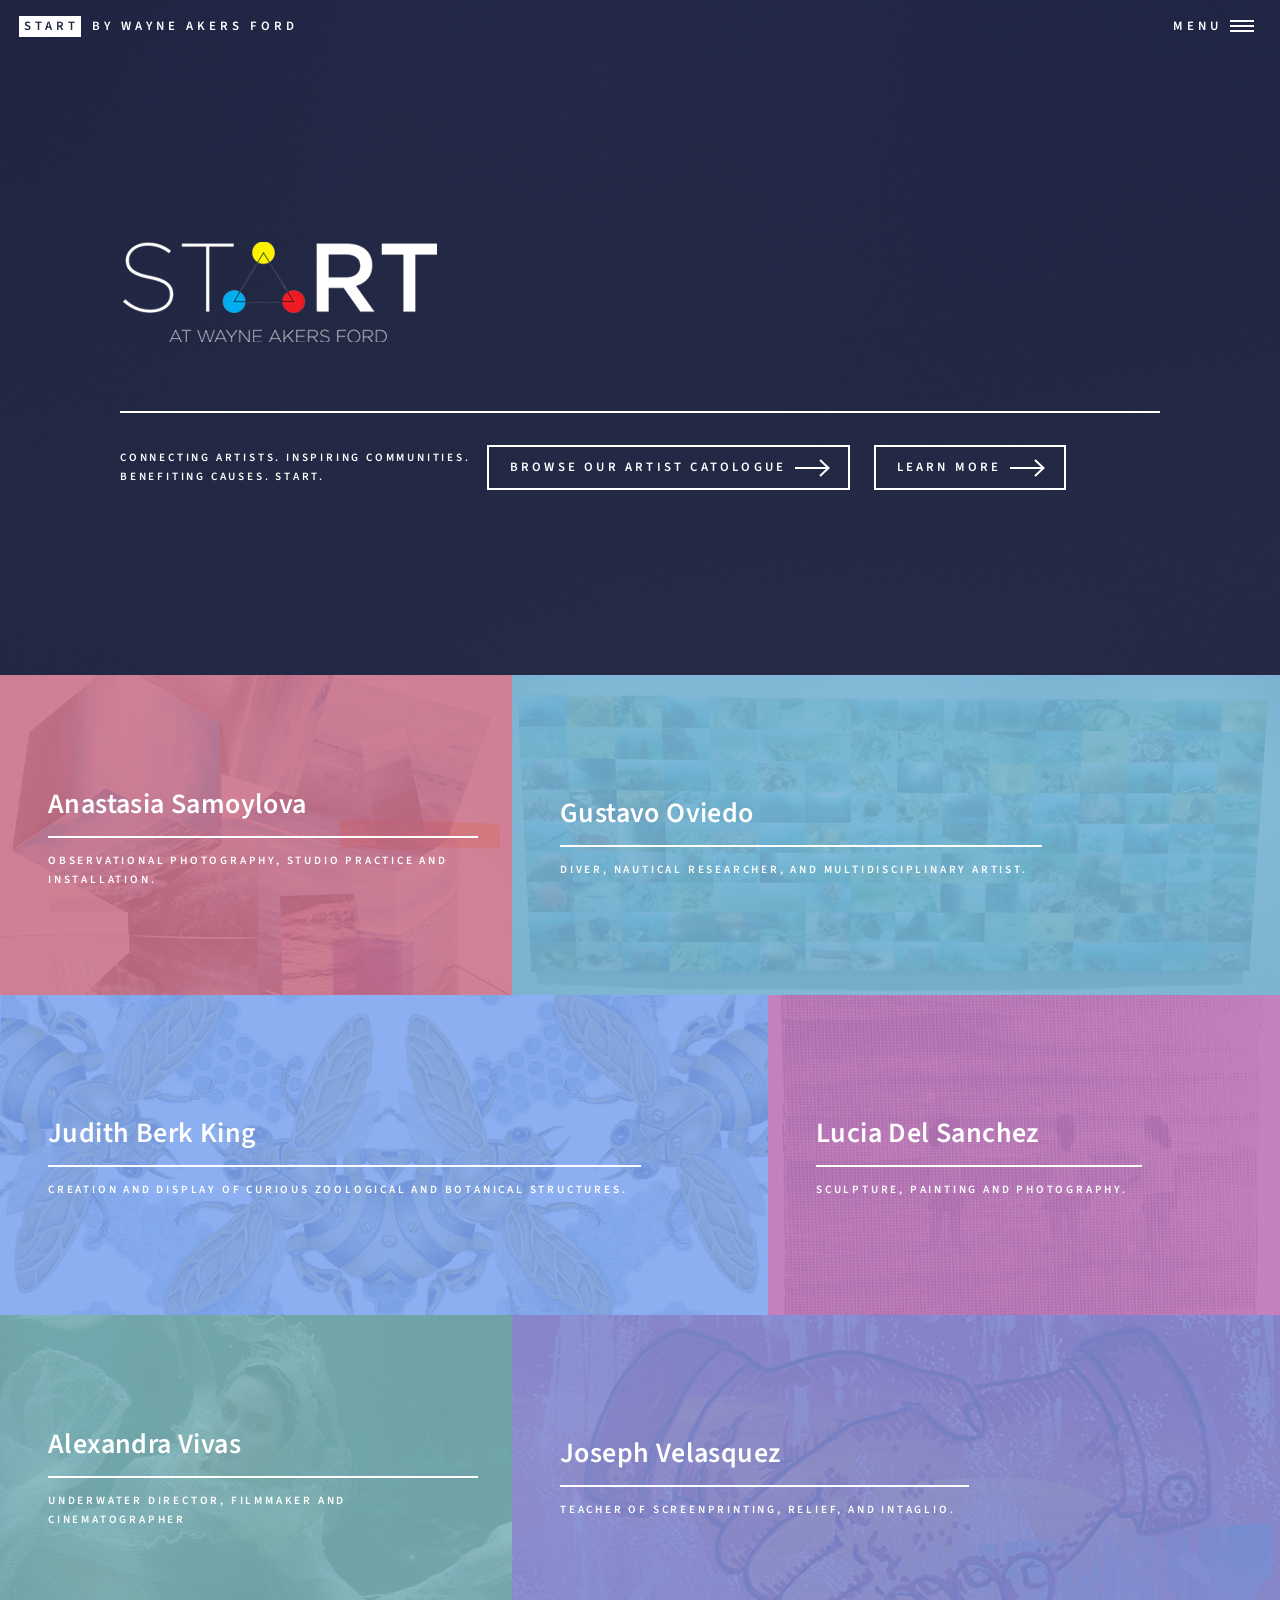
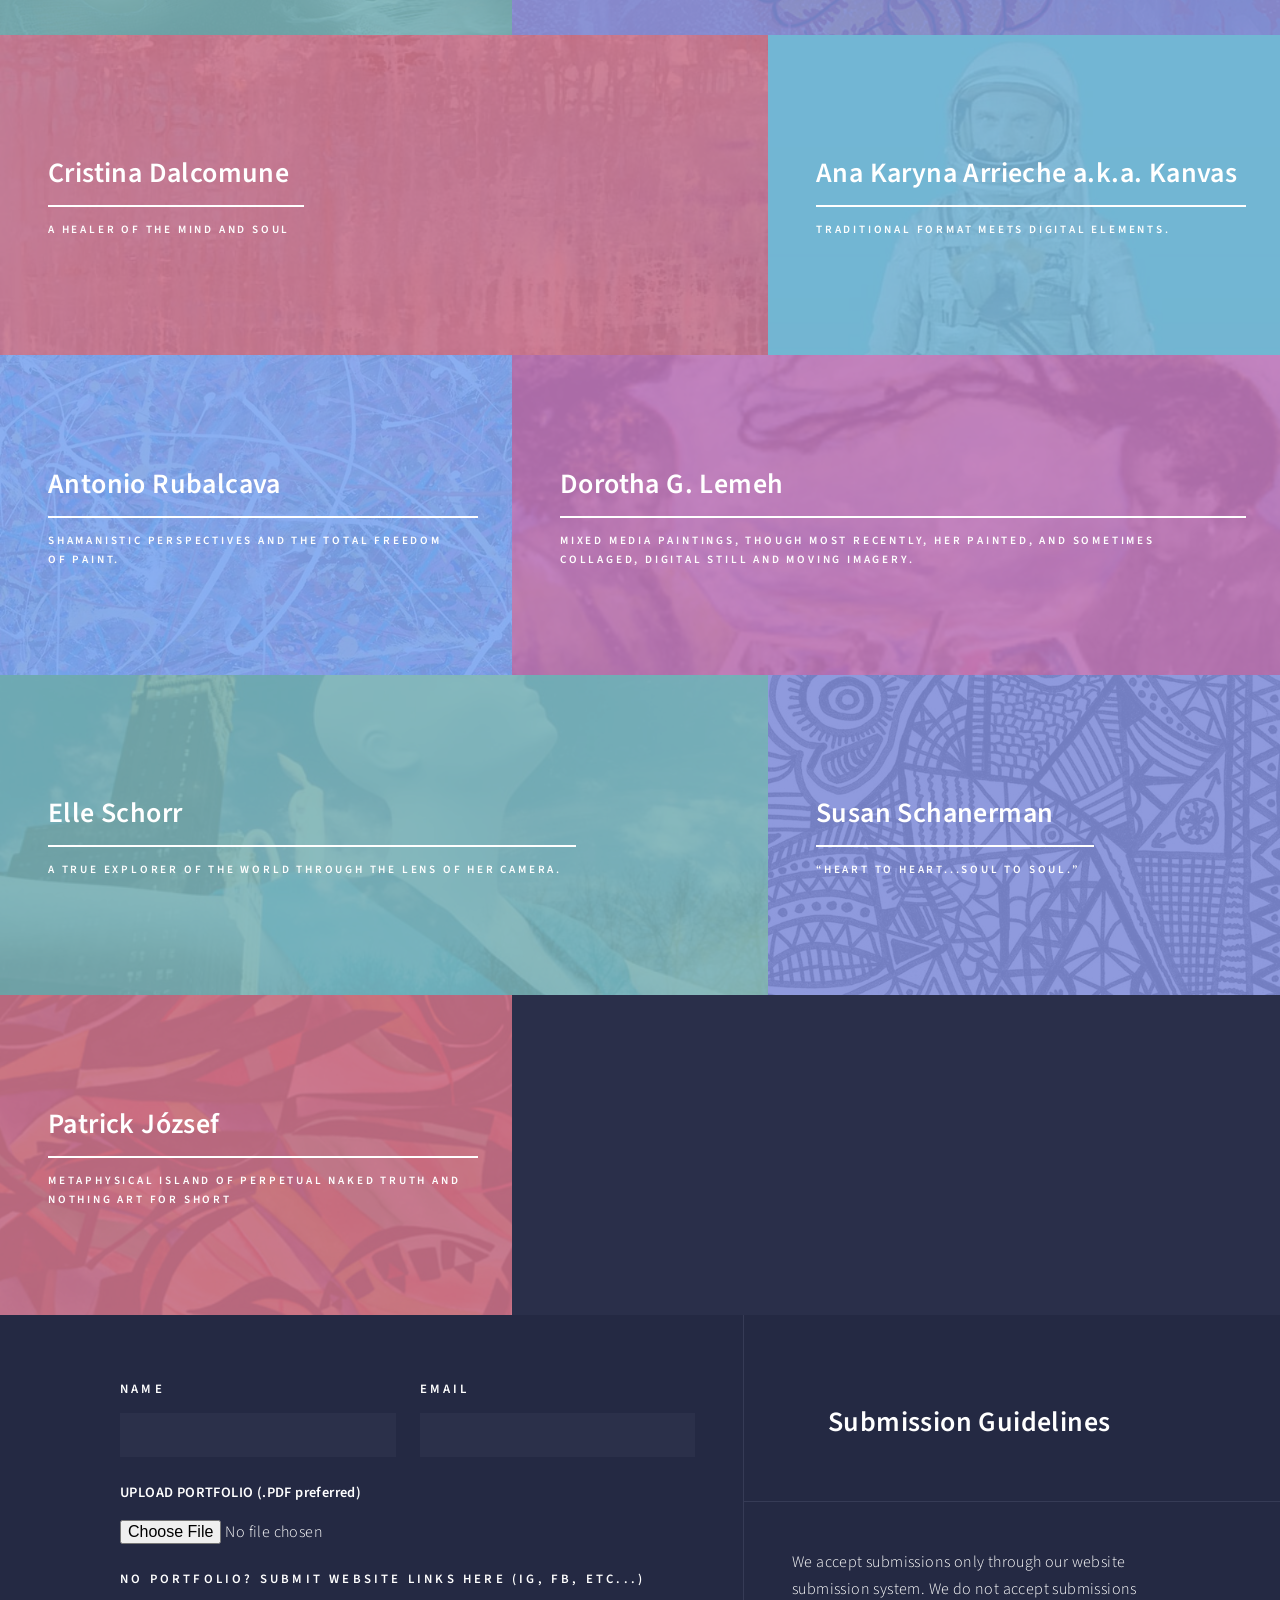
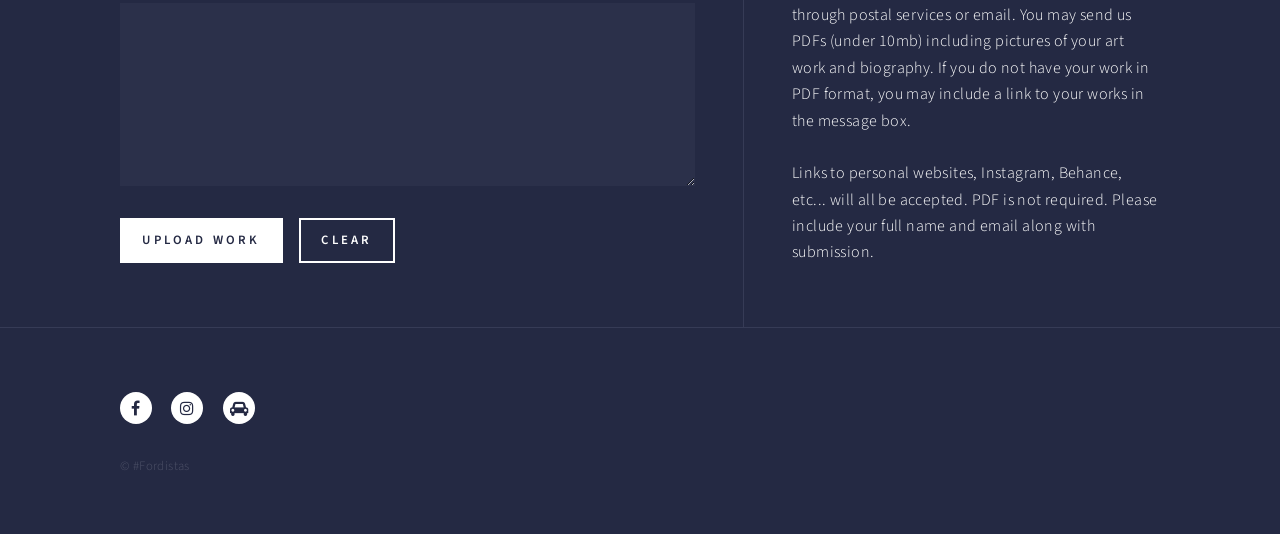
<file: index.html>
<!DOCTYPE HTML>
<!--
	Forty by Pixelarity
	pixelarity.com | hello@pixelarity.com
	License: pixelarity.com/license
-->
<html>
	<head>


		<!-- GOOGLE ANALYTICS-->
		<script async src="https://www.googletagmanager.com/gtag/js?id=UA-152025352-1"></script>
		<script>
		window.dataLayer = window.dataLayer || [];
		function gtag(){dataLayer.push(arguments);}
		gtag('js', new Date());

		gtag('config', 'UA-152025352-1');
		</script>
		<!-- Global site tag (gtag.js) - Google Analytics -->


		<title>StArt</title>
		<meta charset="utf-8" />
		<meta name="viewport" content="width=device-width, initial-scale=1, user-scalable=no" />
		<link rel="stylesheet" href="assets/css/main.css" />
		<link rel="apple-touch-icon" href="https://i.ibb.co/bJGZDPH/apple-touch-icon.png">
		<link rel="shortcut icon" type="image/png" href="https://i.ibb.co/G7FQJzr/favicon-64.png"/>
		<noscript><link rel="stylesheet" href="assets/css/noscript.css" /></noscript>
	</head>
	<body class="is-preload">

		<!-- Wrapper -->
			<div id="wrapper">

				<!-- Header -->
					<header id="header" class="alt">
						<a href="index.html" class="logo"><strong>START</strong> <span>by Wayne Akers Ford</span></a>
						<nav>
							<a href="#menu">Menu</a>
						</nav>
					</header>

				<!-- Menu -->
					<nav id="menu">
						<ul class="links">
							<li><a href="index.html">Home</a></li>
							<li><a href="#footer" class="scrolly">Submit Your Work</a></li>
							<li><a href="pages/FordistasGallery.html" class="scrolly">#Fordistas Gallery</a></li>
<!-- 							<li><a href="elements.html">Elements</a></li>
						</ul>
						<ul class="actions stacked">
							<li><a href="#" class="button primary fit">Browse Catologue</a></li>
							<li><a href="#" class="button fit">Log In</a></li>
						</ul> -->
					</nav>

				<!-- Banner -->
					<section id="banner" class="major">
						<div class="inner">
							<header class="major">
								<h1><img id="headerimage" src="images/logo.png"></h1>
							</header>
							<div class="content">
								<p>CONNECTING ARTISTS. INSPIRING COMMUNITIES.<br />
								BENEFITING CAUSES. START.</p>
								<ul class="actions">
									<li><a href="#one" class="button next scrolly">Browse Our Artist Catologue</a></li>
								</ul>
								<ul class="actions">
									<li><a href="https://youtu.be/IEASacYDq0o" target="_blank" class="button next scrolly">Learn More</a></li>
								</ul>
							</div>
						</div>
					</section>

				<!-- Main -->
					<div id="main" class="image-container" >



						<!-- One -->
							<section id="one" class="tiles">


							<!-- NEW START ARTISTS SECTION -->
								<article>
									<span class="image">
										<img src="images/pic01_nov.jpg" alt="" />
									</span>
									<header class="major">
										<h3><a href="pages/AnastasiaSamoylova.html" class="link">Anastasia Samoylova</a></h3>
										<p>Observational photography, studio practice and installation.</p>
									</header>
								</article>
								<article>
									<span class="image">
										<img src="images/pic02_nov.jpg" alt="" />
									</span>
									<header class="major">
										<h3><a href="pages/GustavoOviiedo.html" class="link">Gustavo Oviedo</a></h3>
										<p>Diver, nautical researcher, and multidisciplinary artist.</p>
									</header>
								</article>
								<article>
									<span class="image">
										<img src="images/pic03_nov.jpg" alt="" />
									</span>
									<header class="major">
										<h3><a href="pages/JudithBerkKing.html" class="link">Judith Berk King</a></h3>
										<p>Creation and display of curious zoological and botanical structures.</p>
									</header>
								</article>
								<article>
									<span class="image">
										<img src="images/pic04_nov.jpg" alt="" />
									</span>
									<header class="major">
										<h3><a href="pages/LuciaDelSanchez.html" class="link">Lucia Del Sanchez</a></h3>
										<p>Sculpture, painting and photography.</p>
									</header>
								</article>
								<article>
									<span class="image">
										<img src="images/pic05_nov.jpg" alt="" />
									</span>
									<header class="major">
										<h3><a href="pages/AlexandraVivas.html" class="link">Alexandra Vivas</a></h3>
										<p>Underwater Director, filmmaker and cinematographer</p>
									</header>
								</article>								
								<article>
									<span class="image">
										<img src="images/pic06_nov.jpg" alt="" />
									</span>
									<header class="major">
										<h3><a href="pages/JosephVelasquez.html" class="link">Joseph Velasquez</a></h3>
										<p>Teacher of  Screenprinting, Relief, and Intaglio.</p>
									</header>
								</article>								


							<!-- OLDER START ARTISTS SECTION -->
								<article>
									<span class="image">
										<img src="images/pic01.jpg" alt="" />
									</span>
									<header class="major">
										<h3><a href="pages/CristinaDalcomune.html" class="link">Cristina Dalcomune</a></h3>
										<p>A healer of the mind and soul</p>
									</header>
								</article>
								<article>
									<span class="image">
										<img src="images/pic02.jpg" alt="" />
									</span>
									<header class="major">
										<h3><a href="pages/bykanvas.html" class="link">Ana Karyna Arrieche a.k.a. Kanvas</a></h3>
										<p>Traditional format meets digital elements.</p>
									</header>
								</article>
								<article>
									<span class="image">
										<img src="images/pic03.jpg" alt="" />
									</span>
									<header class="major">
										<h3><a href="pages/AntonioRubalcava.html" class="link">Antonio Rubalcava</a></h3>
										<p>Shamanistic perspectives and the total freedom of paint.</p>
									</header>
								</article>
								<article>
									<span class="image">
										<img src="images/pic04.jpg" alt="" />
									</span>
									<header class="major">
										<h3><a href="pages/DorothaLemeh.html" class="link">Dorotha G. Lemeh</a></h3>
										<p>Mixed media paintings, though most recently, her painted, and sometimes collaged, digital still and moving imagery.</p>
									</header>
								</article>
								<article>
									<span class="image">
										<img src="images/pic05.jpg" alt="" />
									</span>
									<header class="major">
										<h3><a href="pages/ElleSchorr.html" class="link">Elle Schorr</a></h3>
										<p>A true explorer of the world through the lens of her camera.</p>
									</header>
								</article>
								<article>
									<span class="image">
										<img src="images/pic06.jpg" alt="" />
									</span>
									<header class="major">
										<h3><a href="pages/SusanSchanerman.html" class="link">Susan Schanerman</a></h3>
										<p>“heart to heart...soul to soul.”</p>
									</header>
								</article>
								<article>
									<span class="image">
										<img src="images/pic_01.jpg" alt="" />
									</span>
									<header class="major">
										<h3><a href="pages/PatrickJozsef.html" class="link">Patrick József</a></h3>
										<p>Metaphysical Island of Perpetual Naked Truth and Nothing Art for short</p>
									</header>
								</article>


						<!-- Two -->
<!-- 							<section id="two">
								<div class="inner">
									<header class="major">
										<h2>Our #Fordistas Gallery in Wynwood</h2>
									</header>
										<p>The Fordistas platform has always sought to include both local and international talent. The Fordistas Residency Program has commissioned over 60+ renowned artists to live, work and be inspired by South Florida’s cultures and communities. At the #Fordistas gallery, located in the Heart of Miami,Fl, showcases, exhibitions and experiments for artists live here. In the spirit of connecting the community and our cultural program, we've connected artist communites all throughout South Florida.</p>
									<ul class="actions">
										<li><a href="#" class="button next">Learn More</a></li>
									</ul>
								</div>
							</section> -->
						
					</div>

				<!-- Contact -->
					<section id="contact">
						<div class="inner">
							<section>
								<form method="post" action="#" netlify>
									<div class="fields">
										<div class="field half">
											<label for="name">Name</label>
											<input type="text" name="name" id="name" />
										</div>
										<div class="field half">
											<label for="email">Email</label>
											<input type="text" name="email" id="email" />
										</div>
										<div class="field half">
											<div class="upload-btn-wrapper" >
												<h5>UPLOAD PORTFOLIO (.PDF preferred)</h5>
												<!-- <button class="btn">Upload Your Work</button> -->
												<input type="file" name="myfile" />
											</div>
										</div>
										<div class="field">
											<label for="message">No portfolio? Submit Website Links here (IG, FB, etc...)</label>
											<textarea name="message" id="message" rows="6"></textarea>
										</div>
									</div>
									<ul class="actions">
										<li><input type="submit" value="Upload Work" class="primary" /></li>
										<li><input type="reset" value="Clear" /></li>
									</ul>
								</form>
							</section>
							<section class="split">
								<h2>Submission Guidelines</h2>
								<p>We accept submissions only through our website submission system. We do not accept submissions through postal services or email. You may send us PDFs (under 10mb) including pictures of your art work and biography. If you do not have your work in PDF format, you may include a link to your works in the message box. </br> </br>Links to personal websites, Instagram, Behance, etc... will all be accepted. PDF is not required. Please include your full name and email along with submission.</p>
							</section>
						</div>
					</section>

				<!-- Footer -->
										<footer id="footer">
						<div class="inner">
							<ul class="icons">
<!-- 								<li><a href="#" class="icon alt fa-twitter"><span class="label">Twitter</span></a></li>
 -->							<li><a href="https://www.facebook.com/wayneakersford/" class="icon alt fa-facebook"><span class="label">Facebook</span></a></li>
								<li><a href="https://www.instagram.com/wayneakersford/" class="icon alt fa-instagram"><span class="label">Instagram</span></a></li>
								<li><a href="http://wayneakersford.com" class="icon alt fa-car"><span class="label">Wayne Akers Ford</span></a></li>
							</ul>
							<ul class="copyright">
								<li>&copy; #Fordistas</li>
							</ul>
						</div>
					</footer>

			</div>

		<!-- Scripts -->
			<script src="assets/js/jquery.min.js"></script>
			<script src="assets/js/jquery.scrolly.min.js"></script>
			<script src="assets/js/jquery.scrollex.min.js"></script>
			<script src="assets/js/browser.min.js"></script>
			<script src="assets/js/breakpoints.min.js"></script>
			<script src="assets/js/util.js"></script>
			<script src="assets/js/main.js"></script>

	</body>
</html>
</file>
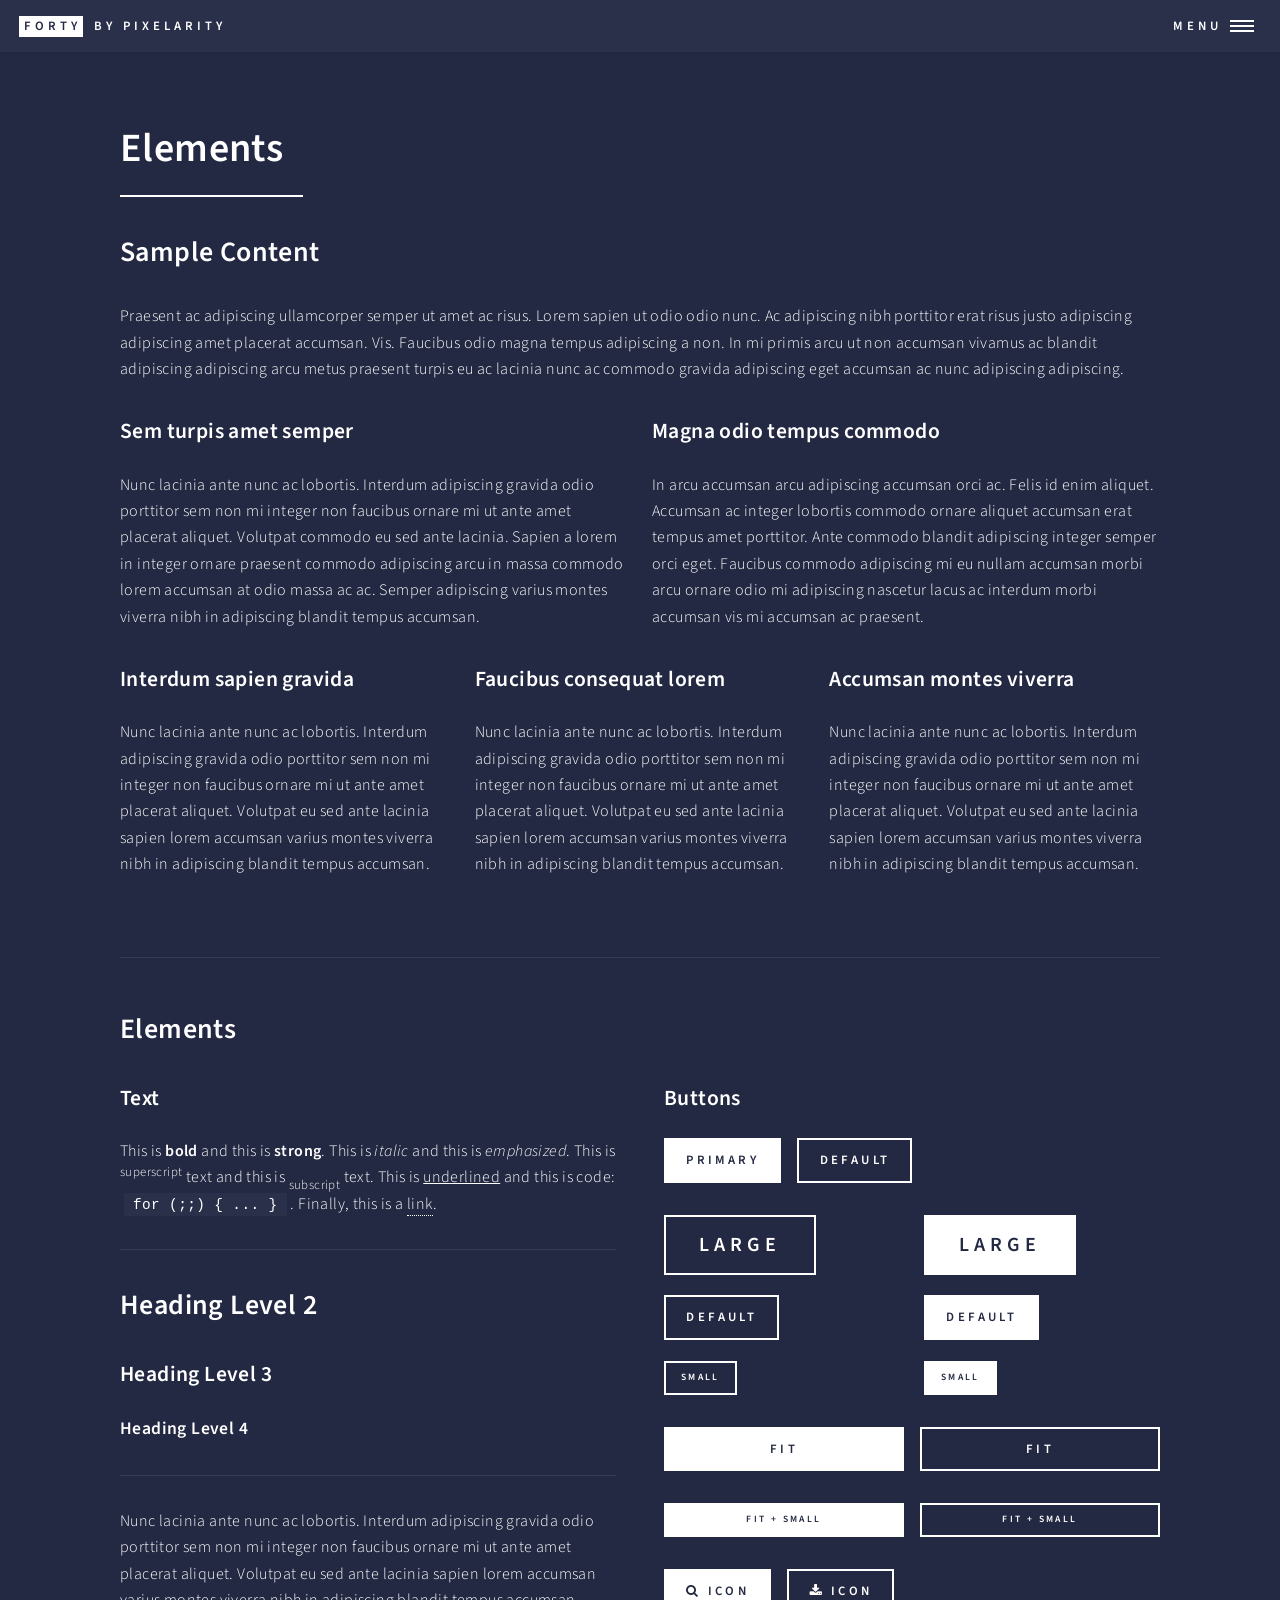
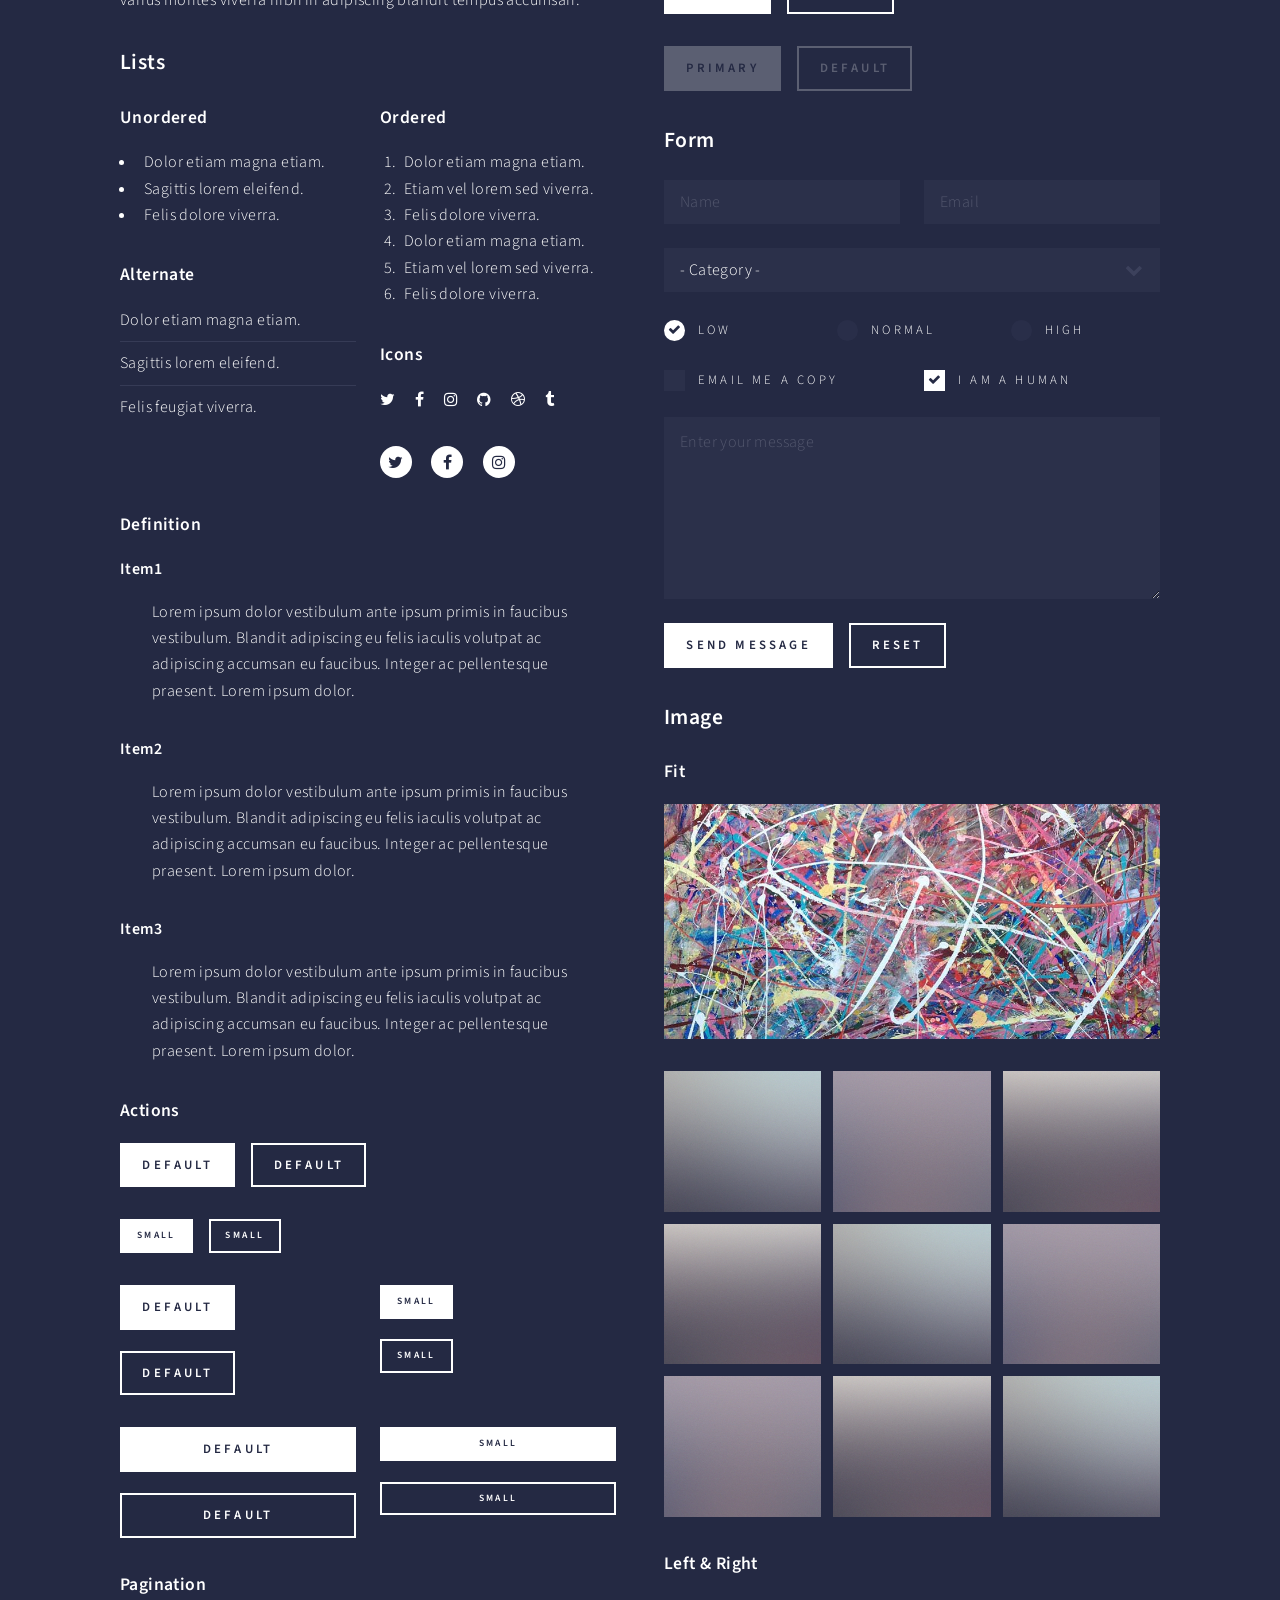
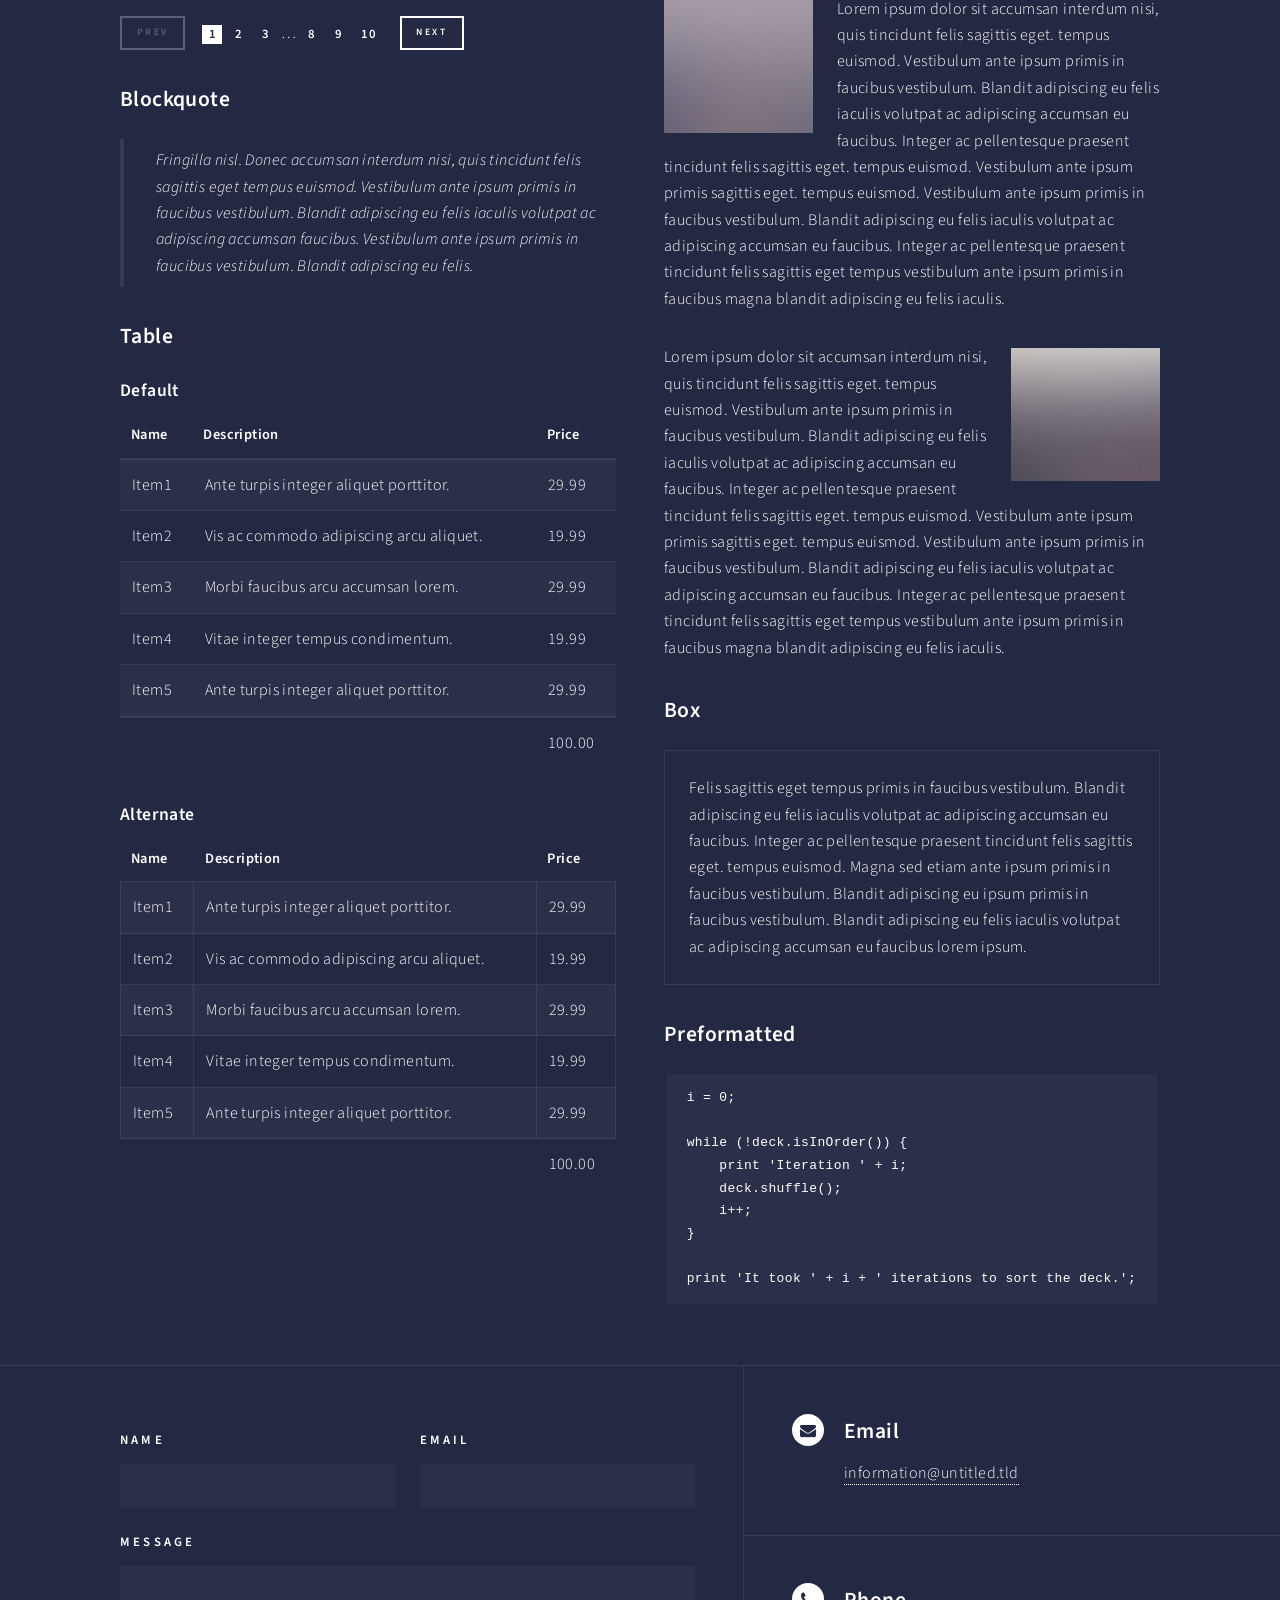
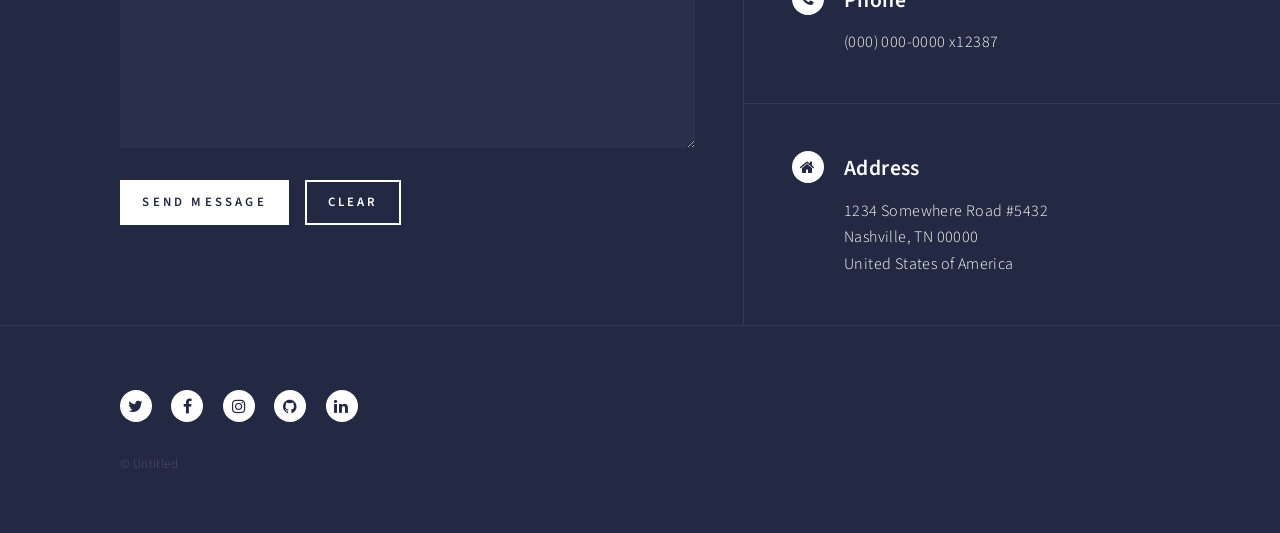
<file: elements.html>
<!DOCTYPE HTML>
<!--
	Forty by Pixelarity
	pixelarity.com | hello@pixelarity.com
	License: pixelarity.com/license
-->
<html>
	<head>
		<title>Untitled</title>
		<meta charset="utf-8" />
		<meta name="viewport" content="width=device-width, initial-scale=1, user-scalable=no" />
		<link rel="stylesheet" href="assets/css/main.css" />
		<noscript><link rel="stylesheet" href="assets/css/noscript.css" /></noscript>
	</head>
	<body class="is-preload">

		<!-- Wrapper -->
			<div id="wrapper">

				<!-- Header -->
					<header id="header">
						<a href="index.html" class="logo"><strong>Forty</strong> <span>by Pixelarity</span></a>
						<nav>
							<a href="#menu">Menu</a>
						</nav>
					</header>

				<!-- Menu -->
					<nav id="menu">
						<ul class="links">
							<li><a href="index.html">Home</a></li>
							<li><a href="landing.html">Landing</a></li>
							<li><a href="generic.html">Generic</a></li>
							<li><a href="elements.html">Elements</a></li>
						</ul>
						<ul class="actions stacked">
							<li><a href="#" class="button primary fit">Get Started</a></li>
							<li><a href="#" class="button fit">Log In</a></li>
						</ul>
					</nav>

				<!-- Main -->
					<div id="main" class="alt">

						<!-- One -->
							<section id="one">
								<div class="inner">
									<header class="major">
										<h1>Elements</h1>
									</header>

									<!-- Content -->
										<h2 id="content">Sample Content</h2>
										<p>Praesent ac adipiscing ullamcorper semper ut amet ac risus. Lorem sapien ut odio odio nunc. Ac adipiscing nibh porttitor erat risus justo adipiscing adipiscing amet placerat accumsan. Vis. Faucibus odio magna tempus adipiscing a non. In mi primis arcu ut non accumsan vivamus ac blandit adipiscing adipiscing arcu metus praesent turpis eu ac lacinia nunc ac commodo gravida adipiscing eget accumsan ac nunc adipiscing adipiscing.</p>
										<div class="row">
											<div class="col-6 col-12-small">
												<h3>Sem turpis amet semper</h3>
												<p>Nunc lacinia ante nunc ac lobortis. Interdum adipiscing gravida odio porttitor sem non mi integer non faucibus ornare mi ut ante amet placerat aliquet. Volutpat commodo eu sed ante lacinia. Sapien a lorem in integer ornare praesent commodo adipiscing arcu in massa commodo lorem accumsan at odio massa ac ac. Semper adipiscing varius montes viverra nibh in adipiscing blandit tempus accumsan.</p>
											</div>
											<div class="col-6 col-12-small">
												<h3>Magna odio tempus commodo</h3>
												<p>In arcu accumsan arcu adipiscing accumsan orci ac. Felis id enim aliquet. Accumsan ac integer lobortis commodo ornare aliquet accumsan erat tempus amet porttitor. Ante commodo blandit adipiscing integer semper orci eget. Faucibus commodo adipiscing mi eu nullam accumsan morbi arcu ornare odio mi adipiscing nascetur lacus ac interdum morbi accumsan vis mi accumsan ac praesent.</p>
											</div>
											<!-- Break -->
											<div class="col-4 col-12-medium">
												<h3>Interdum sapien gravida</h3>
												<p>Nunc lacinia ante nunc ac lobortis. Interdum adipiscing gravida odio porttitor sem non mi integer non faucibus ornare mi ut ante amet placerat aliquet. Volutpat eu sed ante lacinia sapien lorem accumsan varius montes viverra nibh in adipiscing blandit tempus accumsan.</p>
											</div>
											<div class="col-4 col-12-medium">
												<h3>Faucibus consequat lorem</h3>
												<p>Nunc lacinia ante nunc ac lobortis. Interdum adipiscing gravida odio porttitor sem non mi integer non faucibus ornare mi ut ante amet placerat aliquet. Volutpat eu sed ante lacinia sapien lorem accumsan varius montes viverra nibh in adipiscing blandit tempus accumsan.</p>
											</div>
											<div class="col-4 col-12-medium">
												<h3>Accumsan montes viverra</h3>
												<p>Nunc lacinia ante nunc ac lobortis. Interdum adipiscing gravida odio porttitor sem non mi integer non faucibus ornare mi ut ante amet placerat aliquet. Volutpat eu sed ante lacinia sapien lorem accumsan varius montes viverra nibh in adipiscing blandit tempus accumsan.</p>
											</div>
										</div>

									<hr class="major" />

									<!-- Elements -->
										<h2 id="elements">Elements</h2>
										<div class="row gtr-200">
											<div class="col-6 col-12-medium">

												<!-- Text stuff -->
													<h3>Text</h3>
													<p>This is <b>bold</b> and this is <strong>strong</strong>. This is <i>italic</i> and this is <em>emphasized</em>.
													This is <sup>superscript</sup> text and this is <sub>subscript</sub> text.
													This is <u>underlined</u> and this is code: <code>for (;;) { ... }</code>.
													Finally, this is a <a href="#">link</a>.</p>
													<hr />
													<h2>Heading Level 2</h2>
													<h3>Heading Level 3</h3>
													<h4>Heading Level 4</h4>
													<hr />
													<p>Nunc lacinia ante nunc ac lobortis. Interdum adipiscing gravida odio porttitor sem non mi integer non faucibus ornare mi ut ante amet placerat aliquet. Volutpat eu sed ante lacinia sapien lorem accumsan varius montes viverra nibh in adipiscing blandit tempus accumsan.</p>

												<!-- Lists -->
													<h3>Lists</h3>
													<div class="row">
														<div class="col-6 col-12-small">

															<h4>Unordered</h4>
															<ul>
																<li>Dolor etiam magna etiam.</li>
																<li>Sagittis lorem eleifend.</li>
																<li>Felis dolore viverra.</li>
															</ul>

															<h4>Alternate</h4>
															<ul class="alt">
																<li>Dolor etiam magna etiam.</li>
																<li>Sagittis lorem eleifend.</li>
																<li>Felis feugiat viverra.</li>
															</ul>

														</div>
														<div class="col-6 col-12-small">

															<h4>Ordered</h4>
															<ol>
																<li>Dolor etiam magna etiam.</li>
																<li>Etiam vel lorem sed viverra.</li>
																<li>Felis dolore viverra.</li>
																<li>Dolor etiam magna etiam.</li>
																<li>Etiam vel lorem sed viverra.</li>
																<li>Felis dolore viverra.</li>
															</ol>

															<h4>Icons</h4>
															<ul class="icons">
																<li><a href="#" class="icon fa-twitter"><span class="label">Twitter</span></a></li>
																<li><a href="#" class="icon fa-facebook"><span class="label">Facebook</span></a></li>
																<li><a href="#" class="icon fa-instagram"><span class="label">Instagram</span></a></li>
																<li><a href="#" class="icon fa-github"><span class="label">Github</span></a></li>
																<li><a href="#" class="icon fa-dribbble"><span class="label">Dribbble</span></a></li>
																<li><a href="#" class="icon fa-tumblr"><span class="label">Tumblr</span></a></li>
															</ul>
															<ul class="icons">
																<li><a href="#" class="icon alt fa-twitter"><span class="label">Twitter</span></a></li>
																<li><a href="#" class="icon alt fa-facebook"><span class="label">Facebook</span></a></li>
																<li><a href="#" class="icon alt fa-instagram"><span class="label">Instagram</span></a></li>
															</ul>

														</div>
													</div>
													<h4>Definition</h4>
													<dl>
														<dt>Item1</dt>
														<dd>
															<p>Lorem ipsum dolor vestibulum ante ipsum primis in faucibus vestibulum. Blandit adipiscing eu felis iaculis volutpat ac adipiscing accumsan eu faucibus. Integer ac pellentesque praesent. Lorem ipsum dolor.</p>
														</dd>
														<dt>Item2</dt>
														<dd>
															<p>Lorem ipsum dolor vestibulum ante ipsum primis in faucibus vestibulum. Blandit adipiscing eu felis iaculis volutpat ac adipiscing accumsan eu faucibus. Integer ac pellentesque praesent. Lorem ipsum dolor.</p>
														</dd>
														<dt>Item3</dt>
														<dd>
															<p>Lorem ipsum dolor vestibulum ante ipsum primis in faucibus vestibulum. Blandit adipiscing eu felis iaculis volutpat ac adipiscing accumsan eu faucibus. Integer ac pellentesque praesent. Lorem ipsum dolor.</p>
														</dd>
													</dl>

													<h4>Actions</h4>
													<ul class="actions">
														<li><a href="#" class="button primary">Default</a></li>
														<li><a href="#" class="button">Default</a></li>
													</ul>
													<ul class="actions small">
														<li><a href="#" class="button primary small">Small</a></li>
														<li><a href="#" class="button small">Small</a></li>
													</ul>
													<div class="row">
														<div class="col-6 col-12-small">
															<ul class="actions stacked">
																<li><a href="#" class="button primary">Default</a></li>
																<li><a href="#" class="button">Default</a></li>
															</ul>
														</div>
														<div class="col-6 col-12-small">
															<ul class="actions stacked">
																<li><a href="#" class="button primary small">Small</a></li>
																<li><a href="#" class="button small">Small</a></li>
															</ul>
														</div>
														<div class="col-6 col-12-small">
															<ul class="actions stacked">
																<li><a href="#" class="button primary fit">Default</a></li>
																<li><a href="#" class="button fit">Default</a></li>
															</ul>
														</div>
														<div class="col-6 col-12-small">
															<ul class="actions stacked">
																<li><a href="#" class="button primary small fit">Small</a></li>
																<li><a href="#" class="button small fit">Small</a></li>
															</ul>
														</div>
													</div>

													<h4>Pagination</h4>
													<ul class="pagination">
														<li><span class="button small disabled">Prev</span></li>
														<li><a href="#" class="page active">1</a></li>
														<li><a href="#" class="page">2</a></li>
														<li><a href="#" class="page">3</a></li>
														<li><span>&hellip;</span></li>
														<li><a href="#" class="page">8</a></li>
														<li><a href="#" class="page">9</a></li>
														<li><a href="#" class="page">10</a></li>
														<li><a href="#" class="button small">Next</a></li>
													</ul>

												<!-- Blockquote -->
													<h3>Blockquote</h3>
													<blockquote>Fringilla nisl. Donec accumsan interdum nisi, quis tincidunt felis sagittis eget tempus euismod. Vestibulum ante ipsum primis in faucibus vestibulum. Blandit adipiscing eu felis iaculis volutpat ac adipiscing accumsan faucibus. Vestibulum ante ipsum primis in faucibus vestibulum. Blandit adipiscing eu felis.</blockquote>

												<!-- Table -->
													<h3>Table</h3>

													<h4>Default</h4>
													<div class="table-wrapper">
														<table>
															<thead>
																<tr>
																	<th>Name</th>
																	<th>Description</th>
																	<th>Price</th>
																</tr>
															</thead>
															<tbody>
																<tr>
																	<td>Item1</td>
																	<td>Ante turpis integer aliquet porttitor.</td>
																	<td>29.99</td>
																</tr>
																<tr>
																	<td>Item2</td>
																	<td>Vis ac commodo adipiscing arcu aliquet.</td>
																	<td>19.99</td>
																</tr>
																<tr>
																	<td>Item3</td>
																	<td> Morbi faucibus arcu accumsan lorem.</td>
																	<td>29.99</td>
																</tr>
																<tr>
																	<td>Item4</td>
																	<td>Vitae integer tempus condimentum.</td>
																	<td>19.99</td>
																</tr>
																<tr>
																	<td>Item5</td>
																	<td>Ante turpis integer aliquet porttitor.</td>
																	<td>29.99</td>
																</tr>
															</tbody>
															<tfoot>
																<tr>
																	<td colspan="2"></td>
																	<td>100.00</td>
																</tr>
															</tfoot>
														</table>
													</div>

													<h4>Alternate</h4>
													<div class="table-wrapper">
														<table class="alt">
															<thead>
																<tr>
																	<th>Name</th>
																	<th>Description</th>
																	<th>Price</th>
																</tr>
															</thead>
															<tbody>
																<tr>
																	<td>Item1</td>
																	<td>Ante turpis integer aliquet porttitor.</td>
																	<td>29.99</td>
																</tr>
																<tr>
																	<td>Item2</td>
																	<td>Vis ac commodo adipiscing arcu aliquet.</td>
																	<td>19.99</td>
																</tr>
																<tr>
																	<td>Item3</td>
																	<td> Morbi faucibus arcu accumsan lorem.</td>
																	<td>29.99</td>
																</tr>
																<tr>
																	<td>Item4</td>
																	<td>Vitae integer tempus condimentum.</td>
																	<td>19.99</td>
																</tr>
																<tr>
																	<td>Item5</td>
																	<td>Ante turpis integer aliquet porttitor.</td>
																	<td>29.99</td>
																</tr>
															</tbody>
															<tfoot>
																<tr>
																	<td colspan="2"></td>
																	<td>100.00</td>
																</tr>
															</tfoot>
														</table>
													</div>

											</div>
											<div class="col-6 col-12-medium">

												<!-- Buttons -->
													<h3>Buttons</h3>
													<ul class="actions">
														<li><a href="#" class="button primary">Primary</a></li>
														<li><a href="#" class="button">Default</a></li>
													</ul>
													<div class="row">
														<div class="col-6 col-12-xsmall">
															<ul class="actions stacked">
																<li><a href="#" class="button large">Large</a></li>
																<li><a href="#" class="button">Default</a></li>
																<li><a href="#" class="button small">Small</a></li>
															</ul>
														</div>
														<div class="col-6 col-12-xsmall">
															<ul class="actions stacked">
																<li><a href="#" class="button primary large">Large</a></li>
																<li><a href="#" class="button primary">Default</a></li>
																<li><a href="#" class="button primary small">Small</a></li>
															</ul>
														</div>
													</div>
													<ul class="actions fit">
														<li><a href="#" class="button primary fit">Fit</a></li>
														<li><a href="#" class="button fit">Fit</a></li>
													</ul>
													<ul class="actions fit small">
														<li><a href="#" class="button primary fit small">Fit + Small</a></li>
														<li><a href="#" class="button fit small">Fit + Small</a></li>
													</ul>
													<ul class="actions">
														<li><a href="#" class="button primary icon fa-search">Icon</a></li>
														<li><a href="#" class="button icon fa-download">Icon</a></li>
													</ul>
													<ul class="actions">
														<li><span class="button primary disabled">Primary</span></li>
														<li><span class="button disabled">Default</span></li>
													</ul>

												<!-- Form -->
													<h3>Form</h3>

													<form method="post" action="#">
														<div class="row gtr-uniform">
															<div class="col-6 col-12-xsmall">
																<input type="text" name="demo-name" id="demo-name" value="" placeholder="Name" />
															</div>
															<div class="col-6 col-12-xsmall">
																<input type="email" name="demo-email" id="demo-email" value="" placeholder="Email" />
															</div>
															<!-- Break -->
															<div class="col-12">
																<select name="demo-category" id="demo-category">
																	<option value="">- Category -</option>
																	<option value="1">Manufacturing</option>
																	<option value="1">Shipping</option>
																	<option value="1">Administration</option>
																	<option value="1">Human Resources</option>
																</select>
															</div>
															<!-- Break -->
															<div class="col-4 col-12-small">
																<input type="radio" id="demo-priority-low" name="demo-priority" checked>
																<label for="demo-priority-low">Low</label>
															</div>
															<div class="col-4 col-12-small">
																<input type="radio" id="demo-priority-normal" name="demo-priority">
																<label for="demo-priority-normal">Normal</label>
															</div>
															<div class="col-4 col-12-small">
																<input type="radio" id="demo-priority-high" name="demo-priority">
																<label for="demo-priority-high">High</label>
															</div>
															<!-- Break -->
															<div class="col-6 col-12-small">
																<input type="checkbox" id="demo-copy" name="demo-copy">
																<label for="demo-copy">Email me a copy</label>
															</div>
															<div class="col-6 col-12-small">
																<input type="checkbox" id="demo-human" name="demo-human" checked>
																<label for="demo-human">I am a human</label>
															</div>
															<!-- Break -->
															<div class="col-12">
																<textarea name="demo-message" id="demo-message" placeholder="Enter your message" rows="6"></textarea>
															</div>
															<!-- Break -->
															<div class="col-12">
																<ul class="actions">
																	<li><input type="submit" value="Send Message" class="primary" /></li>
																	<li><input type="reset" value="Reset" /></li>
																</ul>
															</div>
														</div>
													</form>

												<!-- Image -->
													<h3>Image</h3>

													<h4>Fit</h4>
													<span class="image fit"><img src="images/pic03.jpg" alt="" /></span>
													<div class="box alt">
														<div class="row gtr-50 gtr-uniform">
															<div class="col-4"><span class="image fit"><img src="images/pic08.jpg" alt="" /></span></div>
															<div class="col-4"><span class="image fit"><img src="images/pic09.jpg" alt="" /></span></div>
															<div class="col-4"><span class="image fit"><img src="images/pic10.jpg" alt="" /></span></div>
															<!-- Break -->
															<div class="col-4"><span class="image fit"><img src="images/pic10.jpg" alt="" /></span></div>
															<div class="col-4"><span class="image fit"><img src="images/pic08.jpg" alt="" /></span></div>
															<div class="col-4"><span class="image fit"><img src="images/pic09.jpg" alt="" /></span></div>
															<!-- Break -->
															<div class="col-4"><span class="image fit"><img src="images/pic09.jpg" alt="" /></span></div>
															<div class="col-4"><span class="image fit"><img src="images/pic10.jpg" alt="" /></span></div>
															<div class="col-4"><span class="image fit"><img src="images/pic08.jpg" alt="" /></span></div>
														</div>
													</div>

													<h4>Left &amp; Right</h4>
													<p><span class="image left"><img src="images/pic09.jpg" alt="" /></span>Lorem ipsum dolor sit accumsan interdum nisi, quis tincidunt felis sagittis eget. tempus euismod. Vestibulum ante ipsum primis in faucibus vestibulum. Blandit adipiscing eu felis iaculis volutpat ac adipiscing accumsan eu faucibus. Integer ac pellentesque praesent tincidunt felis sagittis eget. tempus euismod. Vestibulum ante ipsum primis sagittis eget. tempus euismod. Vestibulum ante ipsum primis in faucibus vestibulum. Blandit adipiscing eu felis iaculis volutpat ac adipiscing accumsan eu faucibus. Integer ac pellentesque praesent tincidunt felis sagittis eget tempus vestibulum ante ipsum primis in faucibus magna blandit adipiscing eu felis iaculis.</p>
													<p><span class="image right"><img src="images/pic10.jpg" alt="" /></span>Lorem ipsum dolor sit accumsan interdum nisi, quis tincidunt felis sagittis eget. tempus euismod. Vestibulum ante ipsum primis in faucibus vestibulum. Blandit adipiscing eu felis iaculis volutpat ac adipiscing accumsan eu faucibus. Integer ac pellentesque praesent tincidunt felis sagittis eget. tempus euismod. Vestibulum ante ipsum primis sagittis eget. tempus euismod. Vestibulum ante ipsum primis in faucibus vestibulum. Blandit adipiscing eu felis iaculis volutpat ac adipiscing accumsan eu faucibus. Integer ac pellentesque praesent tincidunt felis sagittis eget tempus vestibulum ante ipsum primis in faucibus magna blandit adipiscing eu felis iaculis.</p>

												<!-- Box -->
													<h3>Box</h3>
													<div class="box">
														<p>Felis sagittis eget tempus primis in faucibus vestibulum. Blandit adipiscing eu felis iaculis volutpat ac adipiscing accumsan eu faucibus. Integer ac pellentesque praesent tincidunt felis sagittis eget. tempus euismod. Magna sed etiam ante ipsum primis in faucibus vestibulum. Blandit adipiscing eu ipsum primis in faucibus vestibulum. Blandit adipiscing eu felis iaculis volutpat ac adipiscing accumsan eu faucibus lorem ipsum.</p>
													</div>

												<!-- Preformatted Code -->
													<h3>Preformatted</h3>
													<pre><code>i = 0;

while (!deck.isInOrder()) {
    print 'Iteration ' + i;
    deck.shuffle();
    i++;
}

print 'It took ' + i + ' iterations to sort the deck.';
</code></pre>

											</div>
										</div>

								</div>
							</section>

					</div>

				<!-- Contact -->
					<section id="contact">
						<div class="inner">
							<section>
								<form method="post" action="#">
									<div class="fields">
										<div class="field half">
											<label for="name">Name</label>
											<input type="text" name="name" id="name" />
										</div>
										<div class="field half">
											<label for="email">Email</label>
											<input type="text" name="email" id="email" />
										</div>
										<div class="field">
											<label for="message">Message</label>
											<textarea name="message" id="message" rows="6"></textarea>
										</div>
									</div>
									<ul class="actions">
										<li><input type="submit" value="Send Message" class="primary" /></li>
										<li><input type="reset" value="Clear" /></li>
									</ul>
								</form>
							</section>
							<section class="split">
								<section>
									<div class="contact-method">
										<span class="icon alt fa-envelope"></span>
										<h3>Email</h3>
										<a href="#">information@untitled.tld</a>
									</div>
								</section>
								<section>
									<div class="contact-method">
										<span class="icon alt fa-phone"></span>
										<h3>Phone</h3>
										<span>(000) 000-0000 x12387</span>
									</div>
								</section>
								<section>
									<div class="contact-method">
										<span class="icon alt fa-home"></span>
										<h3>Address</h3>
										<span>1234 Somewhere Road #5432<br />
										Nashville, TN 00000<br />
										United States of America</span>
									</div>
								</section>
							</section>
						</div>
					</section>

				<!-- Footer -->
					<footer id="footer">
						<div class="inner">
							<ul class="icons">
								<li><a href="#" class="icon alt fa-twitter"><span class="label">Twitter</span></a></li>
								<li><a href="#" class="icon alt fa-facebook"><span class="label">Facebook</span></a></li>
								<li><a href="#" class="icon alt fa-instagram"><span class="label">Instagram</span></a></li>
								<li><a href="#" class="icon alt fa-github"><span class="label">GitHub</span></a></li>
								<li><a href="#" class="icon alt fa-linkedin"><span class="label">LinkedIn</span></a></li>
							</ul>
							<ul class="copyright">
								<li>&copy; Untitled</li>
							</ul>
						</div>
					</footer>

			</div>

		<!-- Scripts -->
			<script src="assets/js/jquery.min.js"></script>
			<script src="assets/js/jquery.scrolly.min.js"></script>
			<script src="assets/js/jquery.scrollex.min.js"></script>
			<script src="assets/js/browser.min.js"></script>
			<script src="assets/js/breakpoints.min.js"></script>
			<script src="assets/js/util.js"></script>
			<script src="assets/js/main.js"></script>

	</body>
</html>
</file>
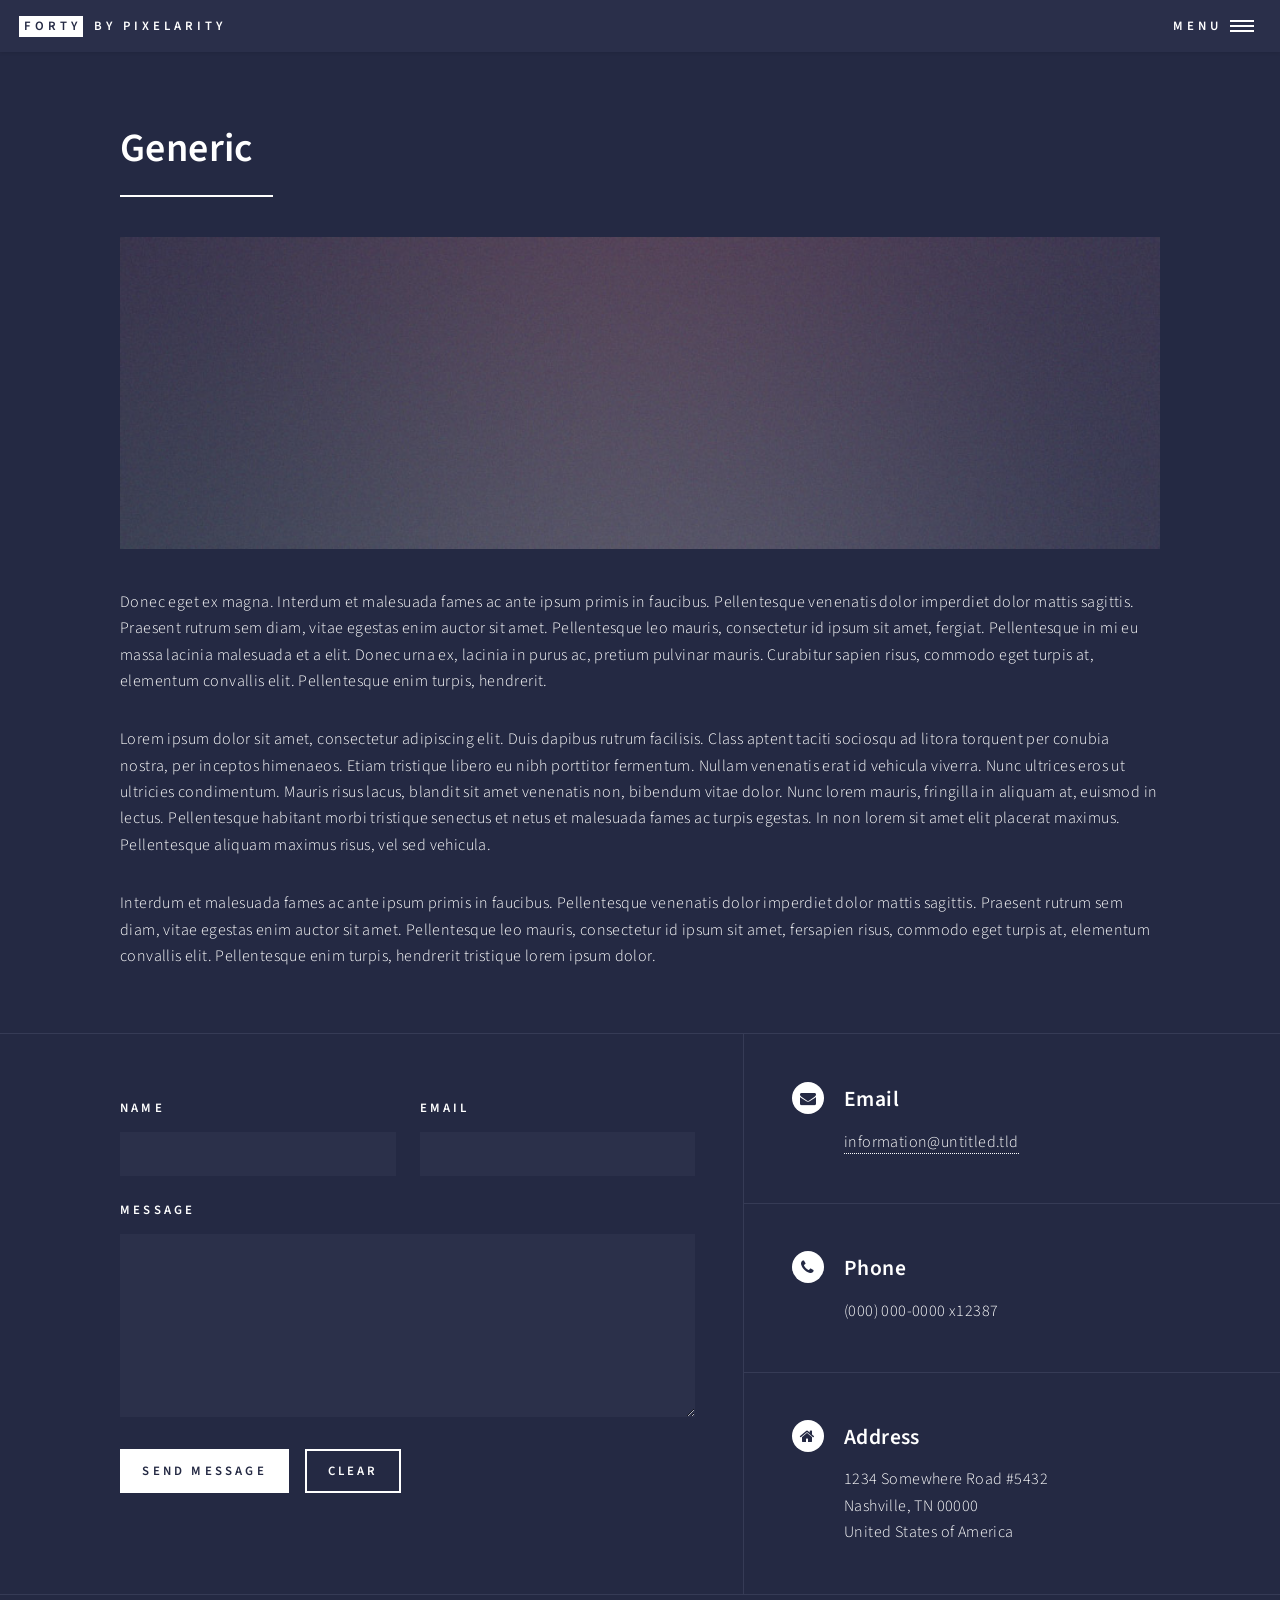
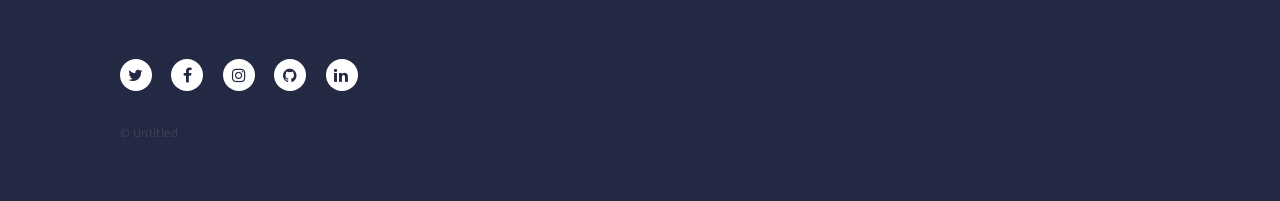
<file: generic.html>
<!DOCTYPE HTML>
<!--
	Forty by Pixelarity
	pixelarity.com | hello@pixelarity.com
	License: pixelarity.com/license
-->
<html>
	<head>
		<title>Untitled</title>
		<meta charset="utf-8" />
		<meta name="viewport" content="width=device-width, initial-scale=1, user-scalable=no" />
		<link rel="stylesheet" href="assets/css/main.css" />
		<noscript><link rel="stylesheet" href="assets/css/noscript.css" /></noscript>
	</head>
	<body class="is-preload">

		<!-- Wrapper -->
			<div id="wrapper">

				<!-- Header -->
					<header id="header">
						<a href="index.html" class="logo"><strong>Forty</strong> <span>by Pixelarity</span></a>
						<nav>
							<a href="#menu">Menu</a>
						</nav>
					</header>

				<!-- Menu -->
					<nav id="menu">
						<ul class="links">
							<li><a href="index.html">Home</a></li>
							<li><a href="landing.html">Landing</a></li>
							<li><a href="generic.html">Generic</a></li>
							<li><a href="elements.html">Elements</a></li>
						</ul>
						<ul class="actions stacked">
							<li><a href="#" class="button primary fit">Get Started</a></li>
							<li><a href="#" class="button fit">Log In</a></li>
						</ul>
					</nav>

				<!-- Main -->
					<div id="main" class="alt">

						<!-- One -->
							<section id="one">
								<div class="inner">
									<header class="major">
										<h1>Generic</h1>
									</header>
									<span class="image main"><img src="images/pic11.jpg" alt="" /></span>
									<p>Donec eget ex magna. Interdum et malesuada fames ac ante ipsum primis in faucibus. Pellentesque venenatis dolor imperdiet dolor mattis sagittis. Praesent rutrum sem diam, vitae egestas enim auctor sit amet. Pellentesque leo mauris, consectetur id ipsum sit amet, fergiat. Pellentesque in mi eu massa lacinia malesuada et a elit. Donec urna ex, lacinia in purus ac, pretium pulvinar mauris. Curabitur sapien risus, commodo eget turpis at, elementum convallis elit. Pellentesque enim turpis, hendrerit.</p>
									<p>Lorem ipsum dolor sit amet, consectetur adipiscing elit. Duis dapibus rutrum facilisis. Class aptent taciti sociosqu ad litora torquent per conubia nostra, per inceptos himenaeos. Etiam tristique libero eu nibh porttitor fermentum. Nullam venenatis erat id vehicula viverra. Nunc ultrices eros ut ultricies condimentum. Mauris risus lacus, blandit sit amet venenatis non, bibendum vitae dolor. Nunc lorem mauris, fringilla in aliquam at, euismod in lectus. Pellentesque habitant morbi tristique senectus et netus et malesuada fames ac turpis egestas. In non lorem sit amet elit placerat maximus. Pellentesque aliquam maximus risus, vel sed vehicula.</p>
									<p>Interdum et malesuada fames ac ante ipsum primis in faucibus. Pellentesque venenatis dolor imperdiet dolor mattis sagittis. Praesent rutrum sem diam, vitae egestas enim auctor sit amet. Pellentesque leo mauris, consectetur id ipsum sit amet, fersapien risus, commodo eget turpis at, elementum convallis elit. Pellentesque enim turpis, hendrerit tristique lorem ipsum dolor.</p>
								</div>
							</section>

					</div>

				<!-- Contact -->
					<section id="contact">
						<div class="inner">
							<section>
								<form method="post" action="#">
									<div class="fields">
										<div class="field half">
											<label for="name">Name</label>
											<input type="text" name="name" id="name" />
										</div>
										<div class="field half">
											<label for="email">Email</label>
											<input type="text" name="email" id="email" />
										</div>
										<div class="field">
											<label for="message">Message</label>
											<textarea name="message" id="message" rows="6"></textarea>
										</div>
									</div>
									<ul class="actions">
										<li><input type="submit" value="Send Message" class="primary" /></li>
										<li><input type="reset" value="Clear" /></li>
									</ul>
								</form>
							</section>
							<section class="split">
								<section>
									<div class="contact-method">
										<span class="icon alt fa-envelope"></span>
										<h3>Email</h3>
										<a href="#">information@untitled.tld</a>
									</div>
								</section>
								<section>
									<div class="contact-method">
										<span class="icon alt fa-phone"></span>
										<h3>Phone</h3>
										<span>(000) 000-0000 x12387</span>
									</div>
								</section>
								<section>
									<div class="contact-method">
										<span class="icon alt fa-home"></span>
										<h3>Address</h3>
										<span>1234 Somewhere Road #5432<br />
										Nashville, TN 00000<br />
										United States of America</span>
									</div>
								</section>
							</section>
						</div>
					</section>

				<!-- Footer -->
					<footer id="footer">
						<div class="inner">
							<ul class="icons">
								<li><a href="#" class="icon alt fa-twitter"><span class="label">Twitter</span></a></li>
								<li><a href="#" class="icon alt fa-facebook"><span class="label">Facebook</span></a></li>
								<li><a href="#" class="icon alt fa-instagram"><span class="label">Instagram</span></a></li>
								<li><a href="#" class="icon alt fa-github"><span class="label">GitHub</span></a></li>
								<li><a href="#" class="icon alt fa-linkedin"><span class="label">LinkedIn</span></a></li>
							</ul>
							<ul class="copyright">
								<li>&copy; Untitled</li>
							</ul>
						</div>
					</footer>

			</div>

		<!-- Scripts -->
			<script src="assets/js/jquery.min.js"></script>
			<script src="assets/js/jquery.scrolly.min.js"></script>
			<script src="assets/js/jquery.scrollex.min.js"></script>
			<script src="assets/js/browser.min.js"></script>
			<script src="assets/js/breakpoints.min.js"></script>
			<script src="assets/js/util.js"></script>
			<script src="assets/js/main.js"></script>

	</body>
</html>
</file>
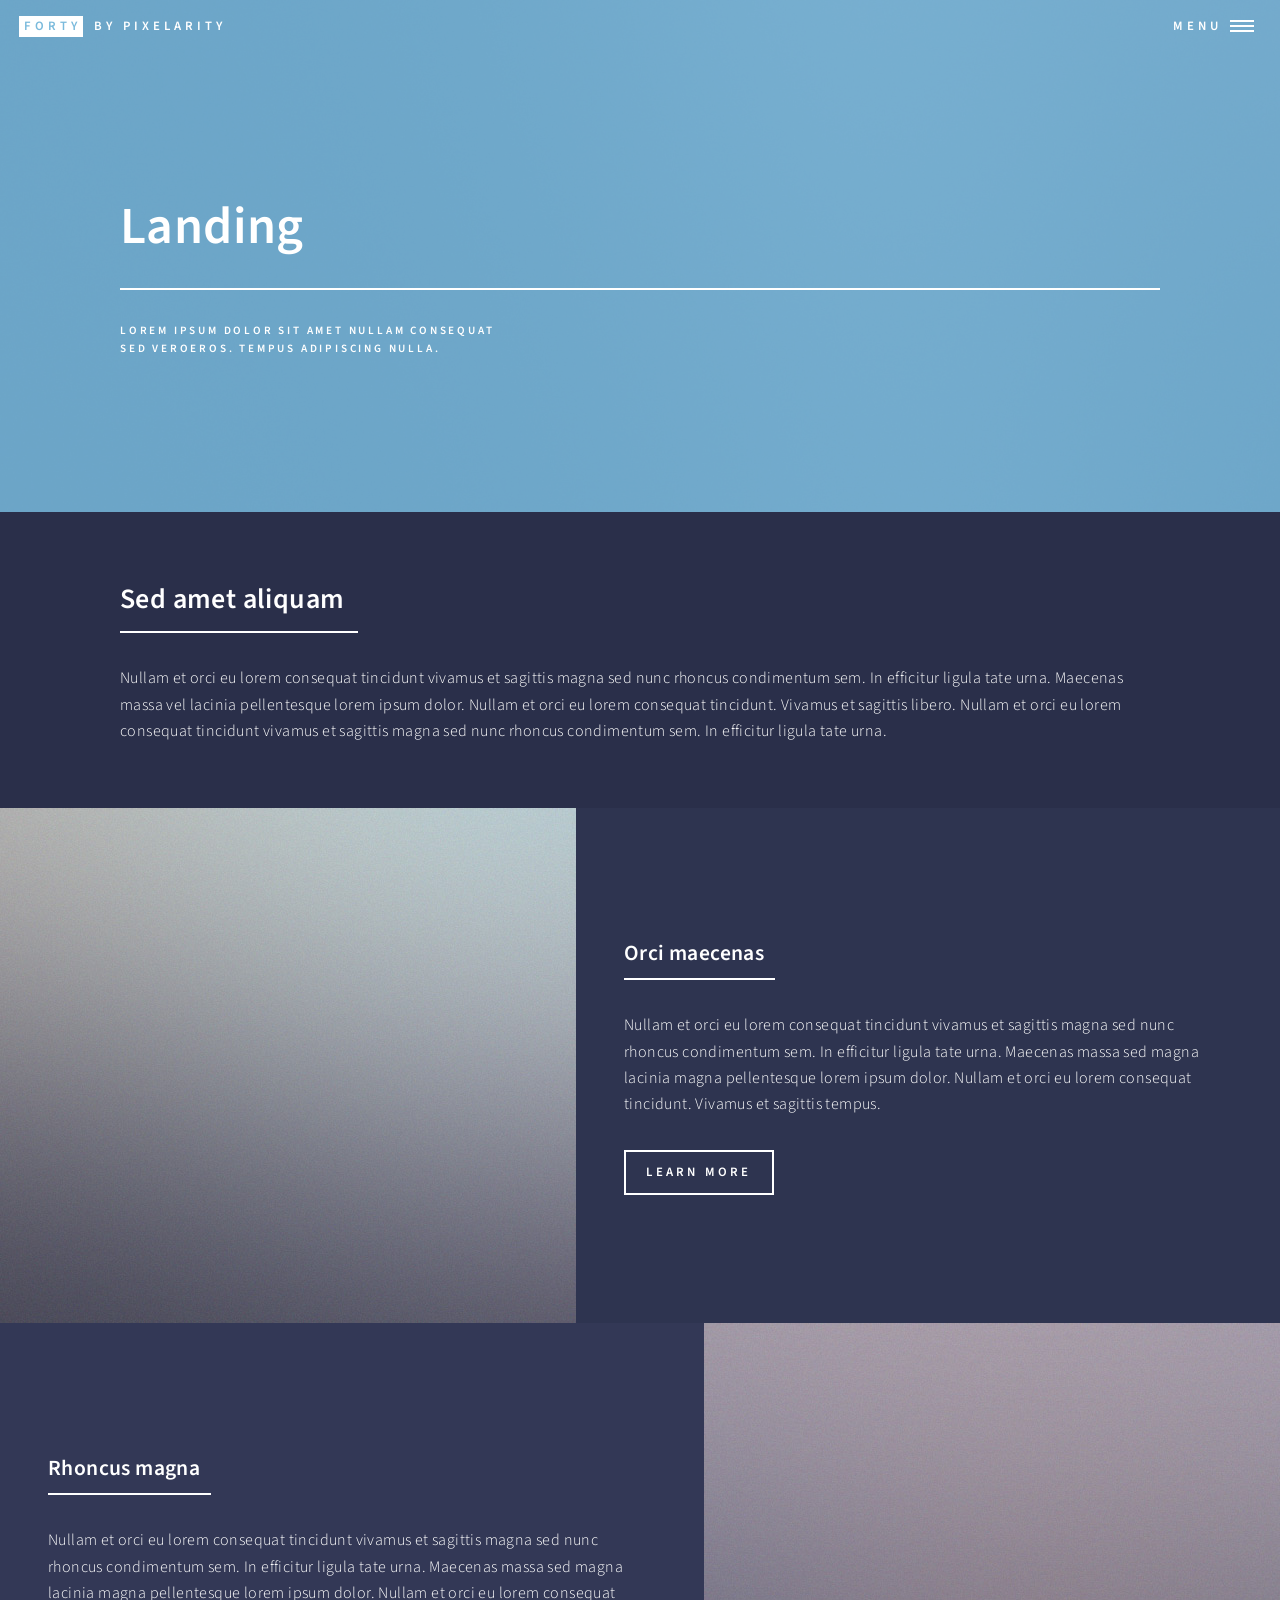
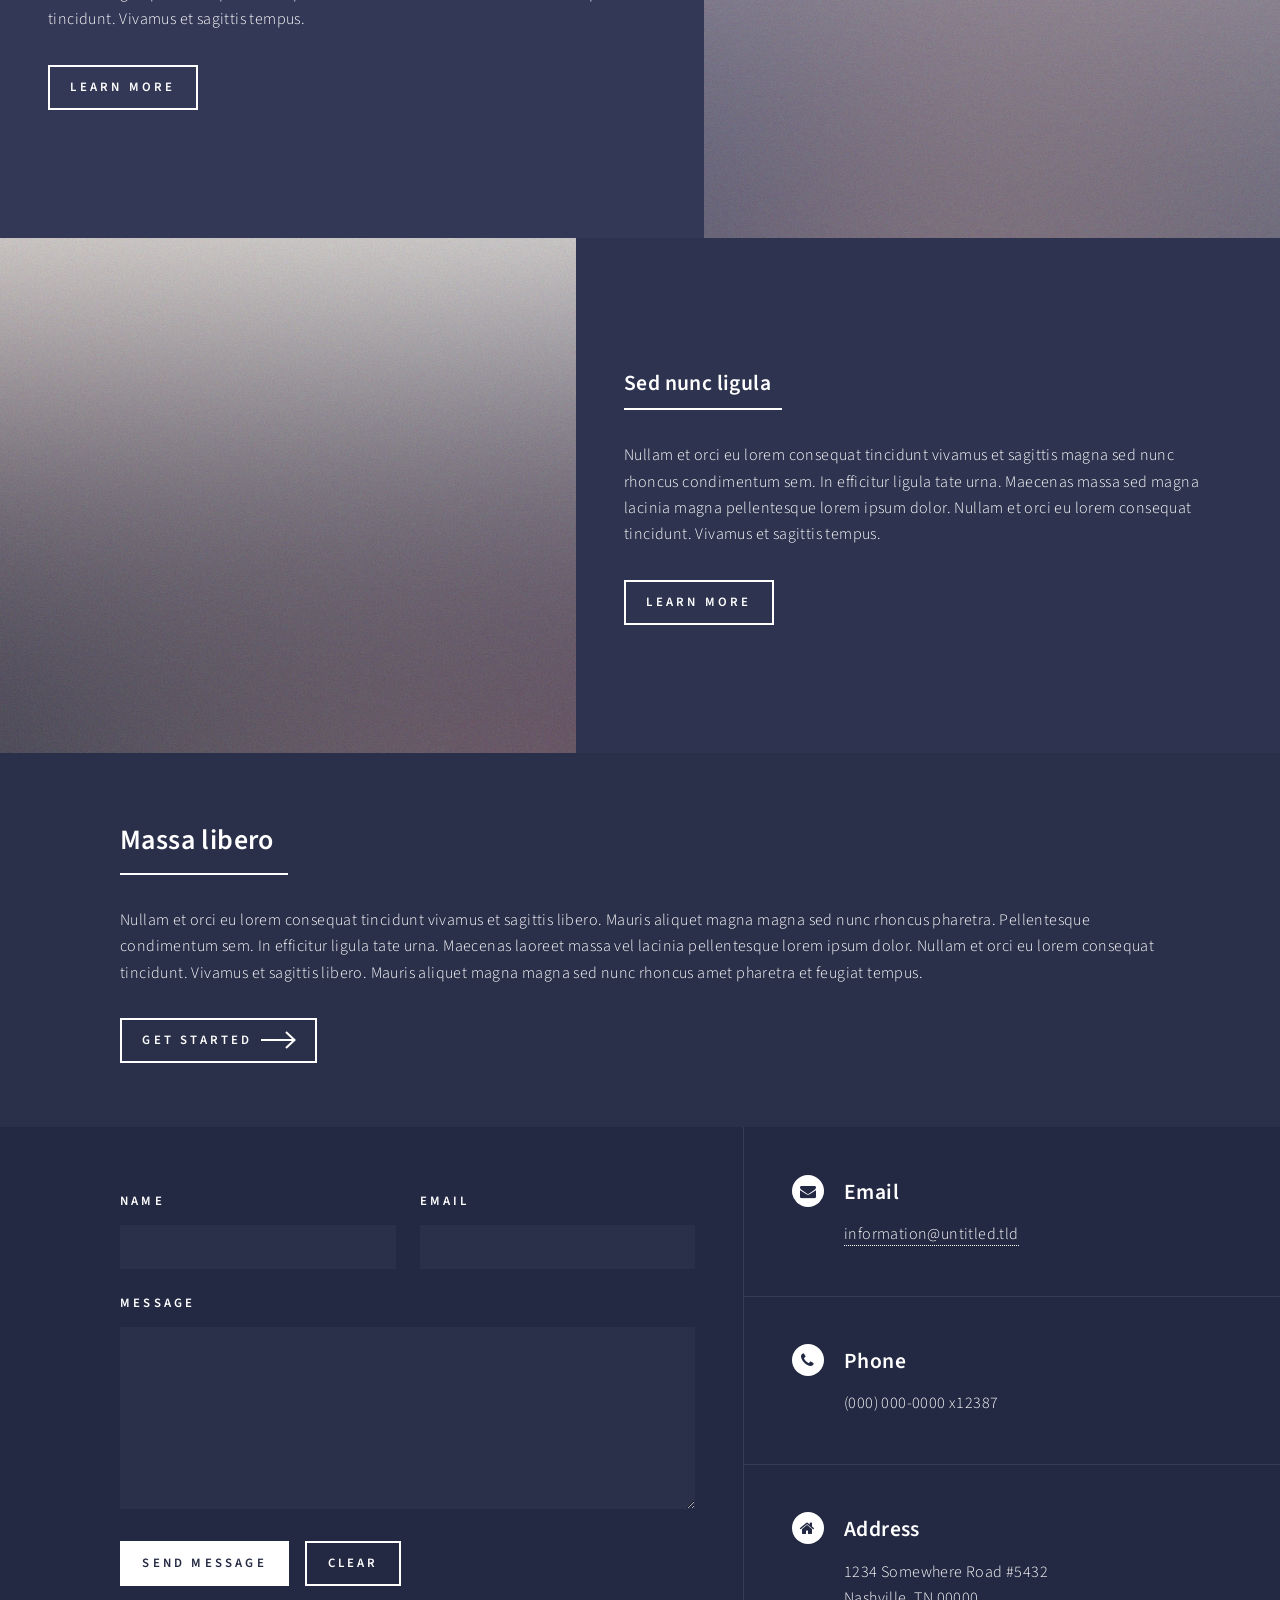
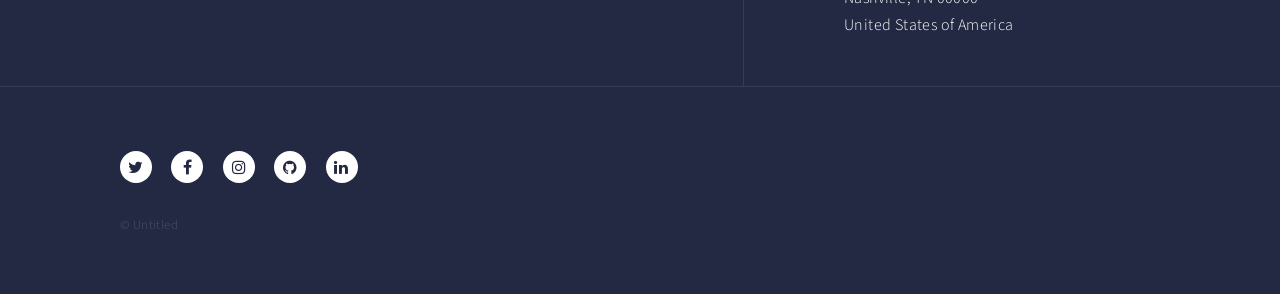
<file: landing.html>
<!DOCTYPE HTML>
<!--
	Forty by Pixelarity
	pixelarity.com | hello@pixelarity.com
	License: pixelarity.com/license
-->
<html>
	<head>
		<title>Untitled</title>
		<meta charset="utf-8" />
		<meta name="viewport" content="width=device-width, initial-scale=1, user-scalable=no" />
		<link rel="stylesheet" href="assets/css/main.css" />
		<noscript><link rel="stylesheet" href="assets/css/noscript.css" /></noscript>
	</head>
	<body class="is-preload">

		<!-- Wrapper -->
			<div id="wrapper">

				<!-- Header -->
				<!-- Note: The "styleN" class below should match that of the banner element. -->
					<header id="header" class="alt style2">
						<a href="index.html" class="logo"><strong>Forty</strong> <span>by Pixelarity</span></a>
						<nav>
							<a href="#menu">Menu</a>
						</nav>
					</header>

				<!-- Menu -->
					<nav id="menu">
						<ul class="links">
							<li><a href="index.html">Home</a></li>
							<li><a href="landing.html">Landing</a></li>
							<li><a href="generic.html">Generic</a></li>
							<li><a href="elements.html">Elements</a></li>
						</ul>
						<ul class="actions stacked">
							<li><a href="#" class="button primary fit">Get Started</a></li>
							<li><a href="#" class="button fit">Log In</a></li>
						</ul>
					</nav>

				<!-- Banner -->
				<!-- Note: The "styleN" class below should match that of the header element. -->
					<section id="banner" class="style2">
						<div class="inner">
							<span class="image">
								<img src="images/pic07.jpg" alt="" />
							</span>
							<header class="major">
								<h1>Landing</h1>
							</header>
							<div class="content">
								<p>Lorem ipsum dolor sit amet nullam consequat<br />
								sed veroeros. tempus adipiscing nulla.</p>
							</div>
						</div>
					</section>

				<!-- Main -->
					<div id="main">

						<!-- One -->
							<section id="one">
								<div class="inner">
									<header class="major">
										<h2>Sed amet aliquam</h2>
									</header>
									<p>Nullam et orci eu lorem consequat tincidunt vivamus et sagittis magna sed nunc rhoncus condimentum sem. In efficitur ligula tate urna. Maecenas massa vel lacinia pellentesque lorem ipsum dolor. Nullam et orci eu lorem consequat tincidunt. Vivamus et sagittis libero. Nullam et orci eu lorem consequat tincidunt vivamus et sagittis magna sed nunc rhoncus condimentum sem. In efficitur ligula tate urna.</p>
								</div>
							</section>

						<!-- Two -->
							<section id="two" class="spotlights">
								<section>
									<a href="generic.html" class="image">
										<img src="images/pic08.jpg" alt="" data-position="center center" />
									</a>
									<div class="content">
										<div class="inner">
											<header class="major">
												<h3>Orci maecenas</h3>
											</header>
											<p>Nullam et orci eu lorem consequat tincidunt vivamus et sagittis magna sed nunc rhoncus condimentum sem. In efficitur ligula tate urna. Maecenas massa sed magna lacinia magna pellentesque lorem ipsum dolor. Nullam et orci eu lorem consequat tincidunt. Vivamus et sagittis tempus.</p>
											<ul class="actions">
												<li><a href="generic.html" class="button">Learn more</a></li>
											</ul>
										</div>
									</div>
								</section>
								<section>
									<a href="generic.html" class="image">
										<img src="images/pic09.jpg" alt="" data-position="top center" />
									</a>
									<div class="content">
										<div class="inner">
											<header class="major">
												<h3>Rhoncus magna</h3>
											</header>
											<p>Nullam et orci eu lorem consequat tincidunt vivamus et sagittis magna sed nunc rhoncus condimentum sem. In efficitur ligula tate urna. Maecenas massa sed magna lacinia magna pellentesque lorem ipsum dolor. Nullam et orci eu lorem consequat tincidunt. Vivamus et sagittis tempus.</p>
											<ul class="actions">
												<li><a href="generic.html" class="button">Learn more</a></li>
											</ul>
										</div>
									</div>
								</section>
								<section>
									<a href="generic.html" class="image">
										<img src="images/pic10.jpg" alt="" data-position="25% 25%" />
									</a>
									<div class="content">
										<div class="inner">
											<header class="major">
												<h3>Sed nunc ligula</h3>
											</header>
											<p>Nullam et orci eu lorem consequat tincidunt vivamus et sagittis magna sed nunc rhoncus condimentum sem. In efficitur ligula tate urna. Maecenas massa sed magna lacinia magna pellentesque lorem ipsum dolor. Nullam et orci eu lorem consequat tincidunt. Vivamus et sagittis tempus.</p>
											<ul class="actions">
												<li><a href="generic.html" class="button">Learn more</a></li>
											</ul>
										</div>
									</div>
								</section>
							</section>

						<!-- Three -->
							<section id="three">
								<div class="inner">
									<header class="major">
										<h2>Massa libero</h2>
									</header>
									<p>Nullam et orci eu lorem consequat tincidunt vivamus et sagittis libero. Mauris aliquet magna magna sed nunc rhoncus pharetra. Pellentesque condimentum sem. In efficitur ligula tate urna. Maecenas laoreet massa vel lacinia pellentesque lorem ipsum dolor. Nullam et orci eu lorem consequat tincidunt. Vivamus et sagittis libero. Mauris aliquet magna magna sed nunc rhoncus amet pharetra et feugiat tempus.</p>
									<ul class="actions">
										<li><a href="generic.html" class="button next">Get Started</a></li>
									</ul>
								</div>
							</section>

					</div>

				<!-- Contact -->
					<section id="contact">
						<div class="inner">
							<section>
								<form method="post" action="#">
									<div class="fields">
										<div class="field half">
											<label for="name">Name</label>
											<input type="text" name="name" id="name" />
										</div>
										<div class="field half">
											<label for="email">Email</label>
											<input type="text" name="email" id="email" />
										</div>
										<div class="field">
											<label for="message">Message</label>
											<textarea name="message" id="message" rows="6"></textarea>
										</div>
									</div>
									<ul class="actions">
										<li><input type="submit" value="Send Message" class="primary" /></li>
										<li><input type="reset" value="Clear" /></li>
									</ul>
								</form>
							</section>
							<section class="split">
								<section>
									<div class="contact-method">
										<span class="icon alt fa-envelope"></span>
										<h3>Email</h3>
										<a href="#">information@untitled.tld</a>
									</div>
								</section>
								<section>
									<div class="contact-method">
										<span class="icon alt fa-phone"></span>
										<h3>Phone</h3>
										<span>(000) 000-0000 x12387</span>
									</div>
								</section>
								<section>
									<div class="contact-method">
										<span class="icon alt fa-home"></span>
										<h3>Address</h3>
										<span>1234 Somewhere Road #5432<br />
										Nashville, TN 00000<br />
										United States of America</span>
									</div>
								</section>
							</section>
						</div>
					</section>

				<!-- Footer -->
					<footer id="footer">
						<div class="inner">
							<ul class="icons">
								<li><a href="#" class="icon alt fa-twitter"><span class="label">Twitter</span></a></li>
								<li><a href="#" class="icon alt fa-facebook"><span class="label">Facebook</span></a></li>
								<li><a href="#" class="icon alt fa-instagram"><span class="label">Instagram</span></a></li>
								<li><a href="#" class="icon alt fa-github"><span class="label">GitHub</span></a></li>
								<li><a href="#" class="icon alt fa-linkedin"><span class="label">LinkedIn</span></a></li>
							</ul>
							<ul class="copyright">
								<li>&copy; Untitled</li>
							</ul>
						</div>
					</footer>

			</div>

		<!-- Scripts -->
			<script src="assets/js/jquery.min.js"></script>
			<script src="assets/js/jquery.scrolly.min.js"></script>
			<script src="assets/js/jquery.scrollex.min.js"></script>
			<script src="assets/js/browser.min.js"></script>
			<script src="assets/js/breakpoints.min.js"></script>
			<script src="assets/js/util.js"></script>
			<script src="assets/js/main.js"></script>

	</body>
</html>
</file>
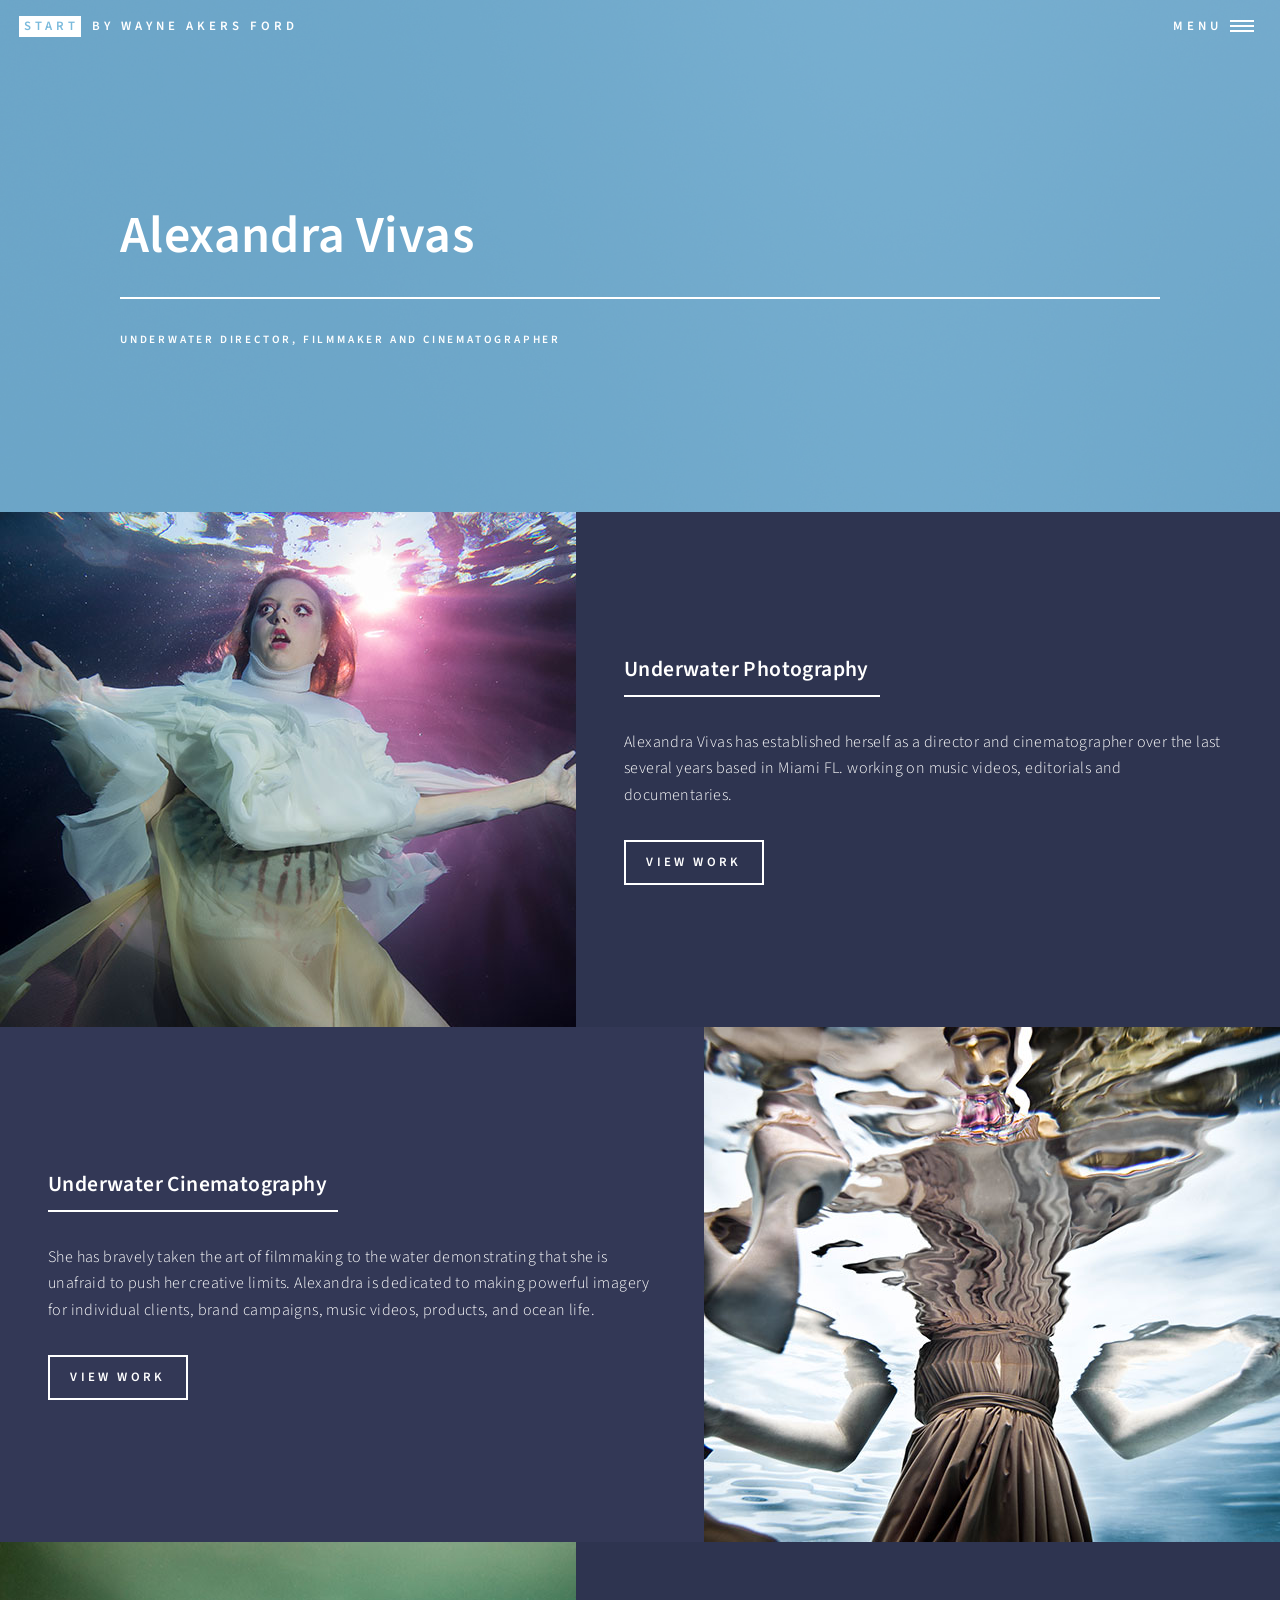
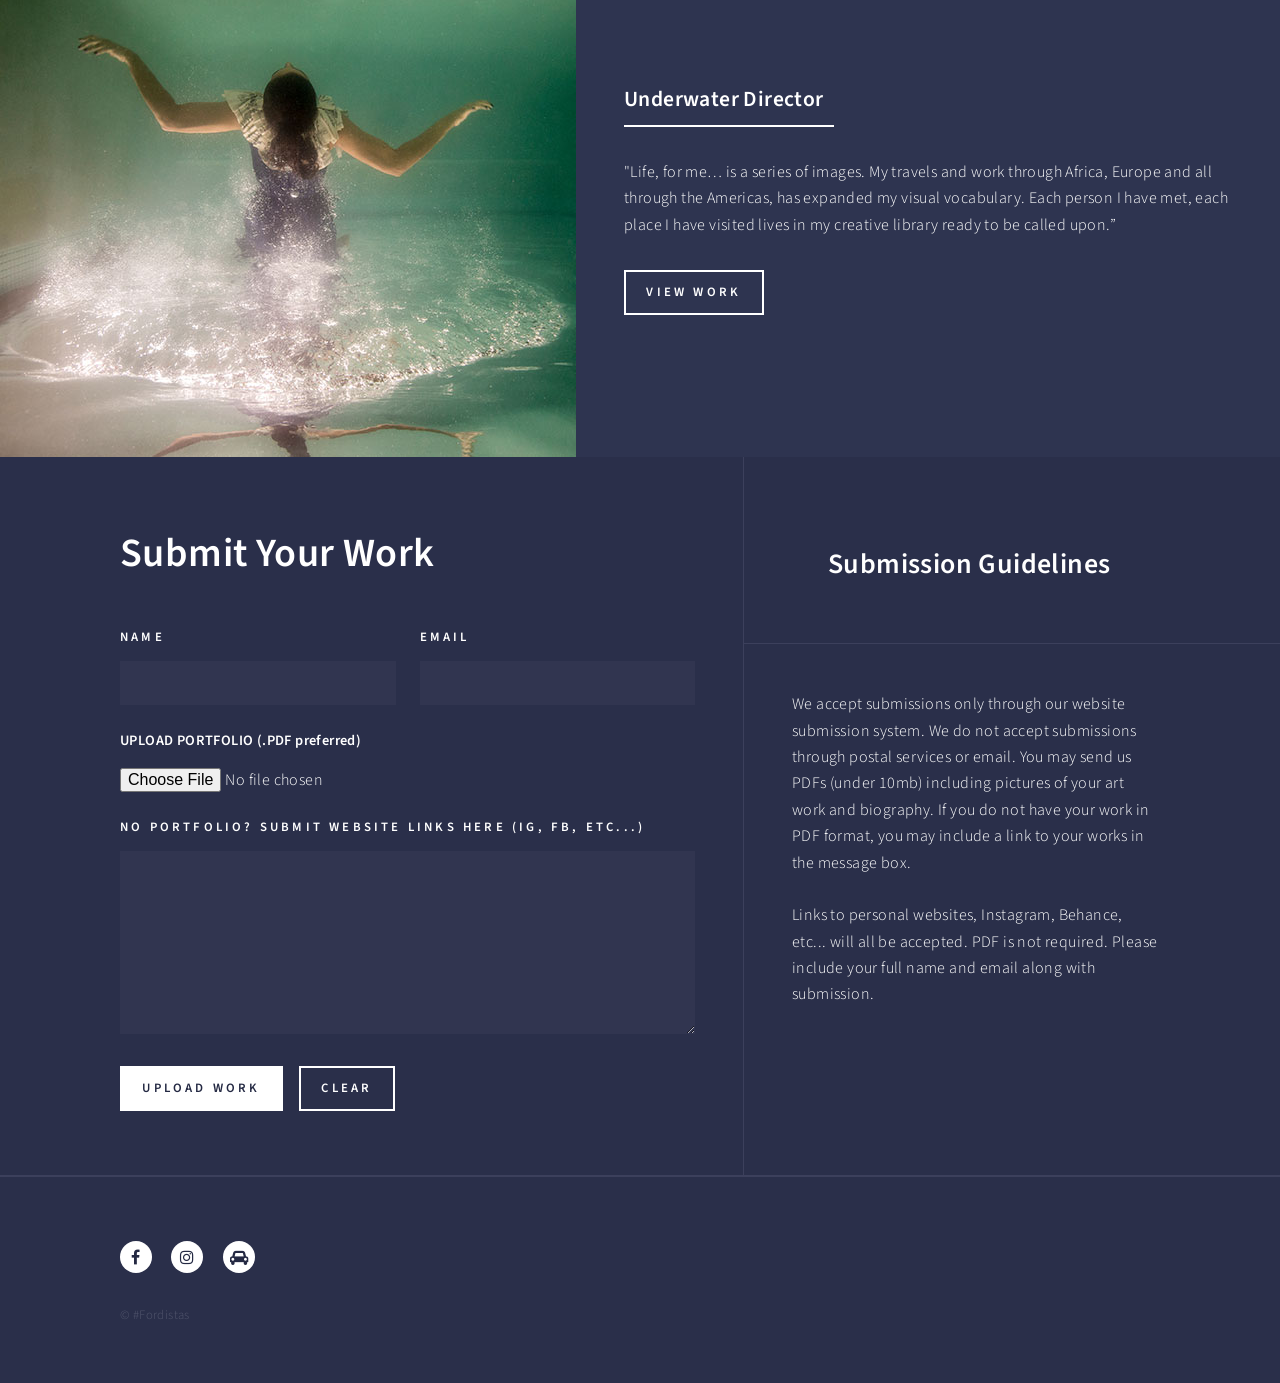
<file: pages/AlexandraVivas.html>
<!DOCTYPE HTML>
<!--
	Forty by Pixelarity
	pixelarity.com | hello@pixelarity.com
	License: pixelarity.com/license
-->
<html>
	<head>
		<title>START</title>
		<meta charset="utf-8" />
		<meta name="viewport" content="width=device-width, initial-scale=1, user-scalable=no" />
		<link rel="stylesheet" href="../assets/css/main.css" />
				<link rel="apple-touch-icon" href="https://i.ibb.co/bJGZDPH/apple-touch-icon.png">
		<link rel="shortcut icon" type="image/png" href="https://i.ibb.co/G7FQJzr/favicon-64.png"/>
		<noscript><link rel="stylesheet" href="../assets/css/noscript.css" /></noscript>
		<link rel="stylesheet" href="../assets/css/lightbox.css" />
	</head>
	<body class="is-preload">

		<!-- Wrapper -->
			<div id="wrapper">

				<!-- Header -->
				<!-- Note: The "styleN" class below should match that of the banner element. -->
					<header id="header" class="alt style2">
						<a href="../index.html" class="logo"><strong>START</strong> <span>by Wayne Akers Ford</span></a>
						<nav>
							<a href="#menu">Menu</a>
						</nav>
					</header>

				<!-- Menu -->
					<nav id="menu">
						<ul class="links">
							<li><a href="../index.html">Home</a></li>
							<li><a href="../index.html">Artist Catalogue</a></li>
							<li><a href="FordistasGallery.html" class="scrolly">#Fordistas Gallery</a></li>
<!-- 							<li><a href="#two">#Fordistas Gallery</a></li> -->
<!-- 							<li><a href="elements.html">Elements</a></li>
 -->						</ul>
<!-- 						<ul class="actions stacked">
							<li><a href="#" class="button primary fit">Get Started</a></li>
							<li><a href="#" class="button fit">Log In</a></li>
						</ul> -->
					</nav>

				<!-- Banner -->
				<!-- Note: The "styleN" class below should match that of the header element. -->
					<section id="banner" class="style2">
						<div class="inner">
							<span class="image">
								<img src="../images/pic07.jpg" alt="" />
							</span>
							<header class="major">
								<h1>Alexandra Vivas</h1>
							</header>
							<div class="content">
								<p>Underwater Director, filmmaker and cinematographer</p>
							</div>
						</div>
					</section>

				<!-- Main -->
					<div id="main">

						<!-- One -->
<!-- 							<section id="one">
								<div class="inner">
									<header class="major">
										<h2>Sed amet aliquam</h2>
									</header>
									<p>Nullam et orci eu lorem consequat tincidunt vivamus et sagittis magna sed nunc rhoncus condimentum sem. In efficitur ligula tate urna. Maecenas massa vel lacinia pellentesque lorem ipsum dolor. Nullam et orci eu lorem consequat tincidunt. Vivamus et sagittis libero. Nullam et orci eu lorem consequat tincidunt vivamus et sagittis magna sed nunc rhoncus condimentum sem. In efficitur ligula tate urna.</p>
								</div>
							</section>
 -->
						<!-- Two -->
							<section id="two" class="spotlights">
								<section>
									<a href="" class="image">
										<img src="../images/artist5_01_nov.jpg" alt="" data-position="center center" />
									</a>
									<div class="content">
										<div class="inner">
											<header class="major">
												<h3>Underwater Photography</h3>
											</header>
											<p>Alexandra Vivas has established herself as a director and cinematographer over the last several years based in Miami FL. working on music videos, editorials and documentaries.</p>
											<ul class="actions">
												<li>
													<a href="../images/artist5_01_nov.jpg" class="button" data-title="Underwater Photography" data-lightbox="image-1" data-title="My caption">View Work</a>
												</li>
											</ul>
										</div>
									</div>
								</section>

								<section>
									<a href="" class="image">
										<img src="../images/artist5_02_nov.jpg" alt="" data-position="top center" />
									</a>
									<div class="content">
										<div class="inner">
											<header class="major">
												<h3>Underwater Cinematography</h3>
											</header>
											<p>She has bravely taken the art of filmmaking to the water demonstrating that she is unafraid to push her creative limits.  Alexandra is dedicated to making powerful imagery for individual clients, brand campaigns, music videos, products, and ocean life. </p>
											<ul class="actions">
												<li><a href="../images/artist5_02_nov.jpg" class="button" data-title="Underwater Photography" data-lightbox="image-1" data-title="My caption">View Work</a></li>
											</ul>
										</div>
									</div>
								</section>

								<section>
									<a href="" class="image">
										<img src="../images/artist5_03_nov.jpg" alt="" data-position="25% 25%" />
									</a>
									<div class="content">
										<div class="inner">
											<header class="major">
												<h3>Underwater Director</h3>
											</header>
											<p>"Life, for me…  is a series of images.  My travels and work through Africa, Europe and all through the Americas, has expanded my visual vocabulary. Each person I have met, each place I have visited lives in my creative library ready to be called upon.”</p>
											<ul class="actions">
												<li><a href="../images/artist5_03_nov.jpg" class="button" data-title="Underwater Photography" data-lightbox="image-1" data-title="My caption">View Work</a></li>
											</ul>
										</div>
									</div>
								</section>

							</section>

						<!-- Three -->
<!-- 							<section id="three">
								<div class="inner">
									<header class="major">
										<h2>Massa libero</h2>
									</header>
									<p>Nullam et orci eu lorem consequat tincidunt vivamus et sagittis libero. Mauris aliquet magna magna sed nunc rhoncus pharetra. Pellentesque condimentum sem. In efficitur ligula tate urna. Maecenas laoreet massa vel lacinia pellentesque lorem ipsum dolor. Nullam et orci eu lorem consequat tincidunt. Vivamus et sagittis libero. Mauris aliquet magna magna sed nunc rhoncus amet pharetra et feugiat tempus.</p>
									<ul class="actions">
										<li><a href="" class="button next">Get Started</a></li>
									</ul>
								</div>
							</section>

					</div> -->

				<!-- Contact -->
					<section id="contact">
						<div class="inner">
							<section>
								<form method="post" action="#" netlify>
									<h1>Submit Your Work</h1>
									<div class="fields">
										<div class="field half">
											<label for="name">Name</label>
											<input type="text" name="name" id="name" />
										</div>
										<div class="field half">
											<label for="email">Email</label>
											<input type="text" name="email" id="email" />
										</div>
										<div class="field half"><div class="upload-btn-wrapper">
												<h5>UPLOAD PORTFOLIO (.PDF preferred)</h5>
											<!-- <button class="btn">Upload Your Work</button> -->
											<input type="file" name="myfile" />
										</div></div>
										<div class="field">
											<label for="message">No portfolio? Submit Website Links here (IG, FB, etc...)</label>
											<textarea name="message" id="message" rows="6"></textarea>
										</div>
									</div>
									<ul class="actions">
										<li><input type="submit" value="Upload Work" class="primary" /></li>
										<li><input type="reset" value="Clear" /></li>
									</ul>
								</form>
							</section>
							<section class="split">
								<h2>Submission Guidelines</h2>
								<p>We accept submissions only through our website submission system. We do not accept submissions through postal services or email. You may send us PDFs (under 10mb) including pictures of your art work and biography. If you do not have your work in PDF format, you may include a link to your works in the message box. </br> </br>Links to personal websites, Instagram, Behance, etc... will all be accepted. PDF is not required. Please include your full name and email along with submission.</p>
							</section>
						</div>
					</section>

				<!-- Footer -->
					<footer id="footer">
						<div class="inner">
							<ul class="icons">
<!-- 								<li><a href="#" class="icon alt fa-twitter"><span class="label">Twitter</span></a></li>
 -->							<li><a href="https://www.facebook.com/wayneakersford/" class="icon alt fa-facebook"><span class="label">Facebook</span></a></li>
								<li><a href="https://www.instagram.com/wayneakersford/" class="icon alt fa-instagram"><span class="label">Instagram</span></a></li>
								<li><a href="http://wayneakersford.com" class="icon alt fa-car"><span class="label">Wayne Akers Ford</span></a></li>
							</ul>
							<ul class="copyright">
								<li>&copy; #Fordistas</li>
							</ul>
						</div>
					</footer>

			</div>

		<!-- Scripts -->
			<script src="../assets/js/jquery.min.js"></script>
			<script src="../assets/js/jquery.scrolly.min.js"></script>
			<script src="../assets/js/jquery.scrollex.min.js"></script>
			<script src="../assets/js/browser.min.js"></script>
			<script src="../assets/js/lightbox.js"></script>
			<script src="../assets/js/breakpoints.min.js"></script>
			<script src="../assets/js/util.js"></script>
			<script src="../assets/js/main.js"></script>

	</body>
</html>
</file>
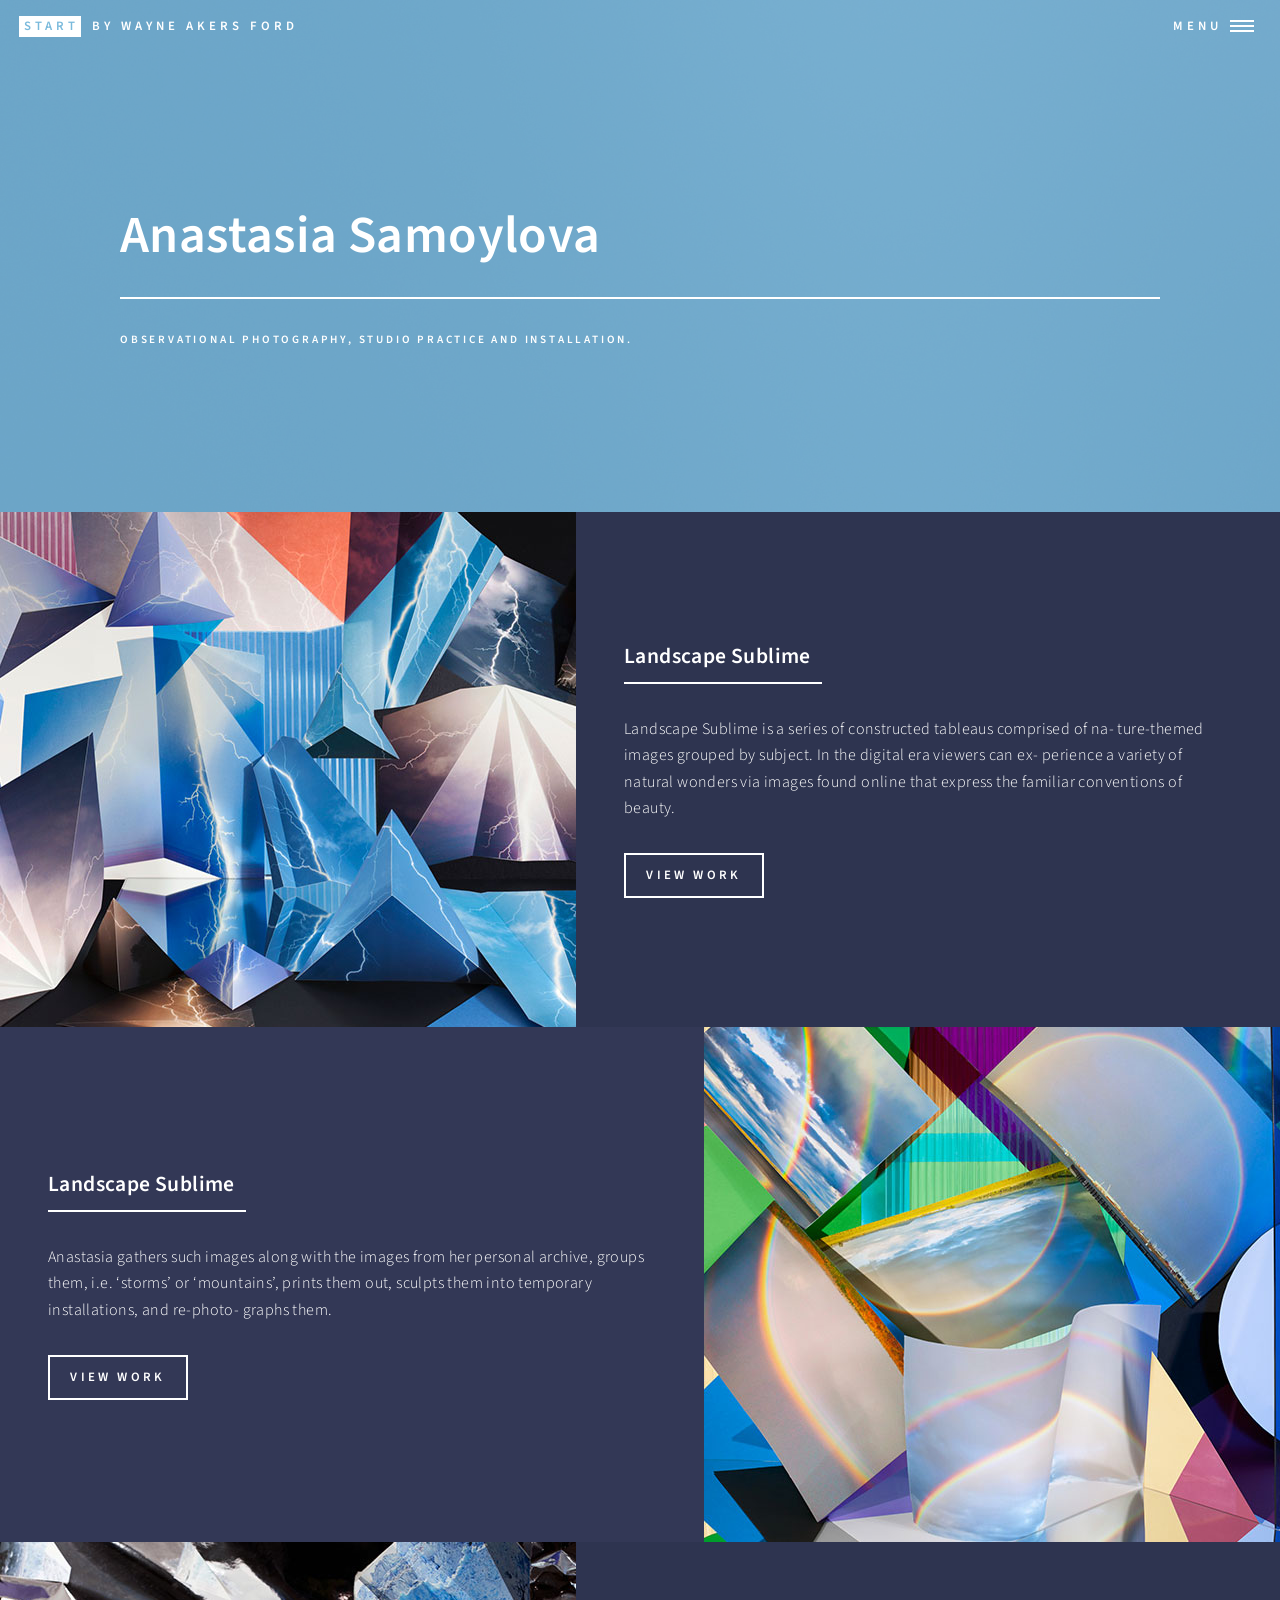
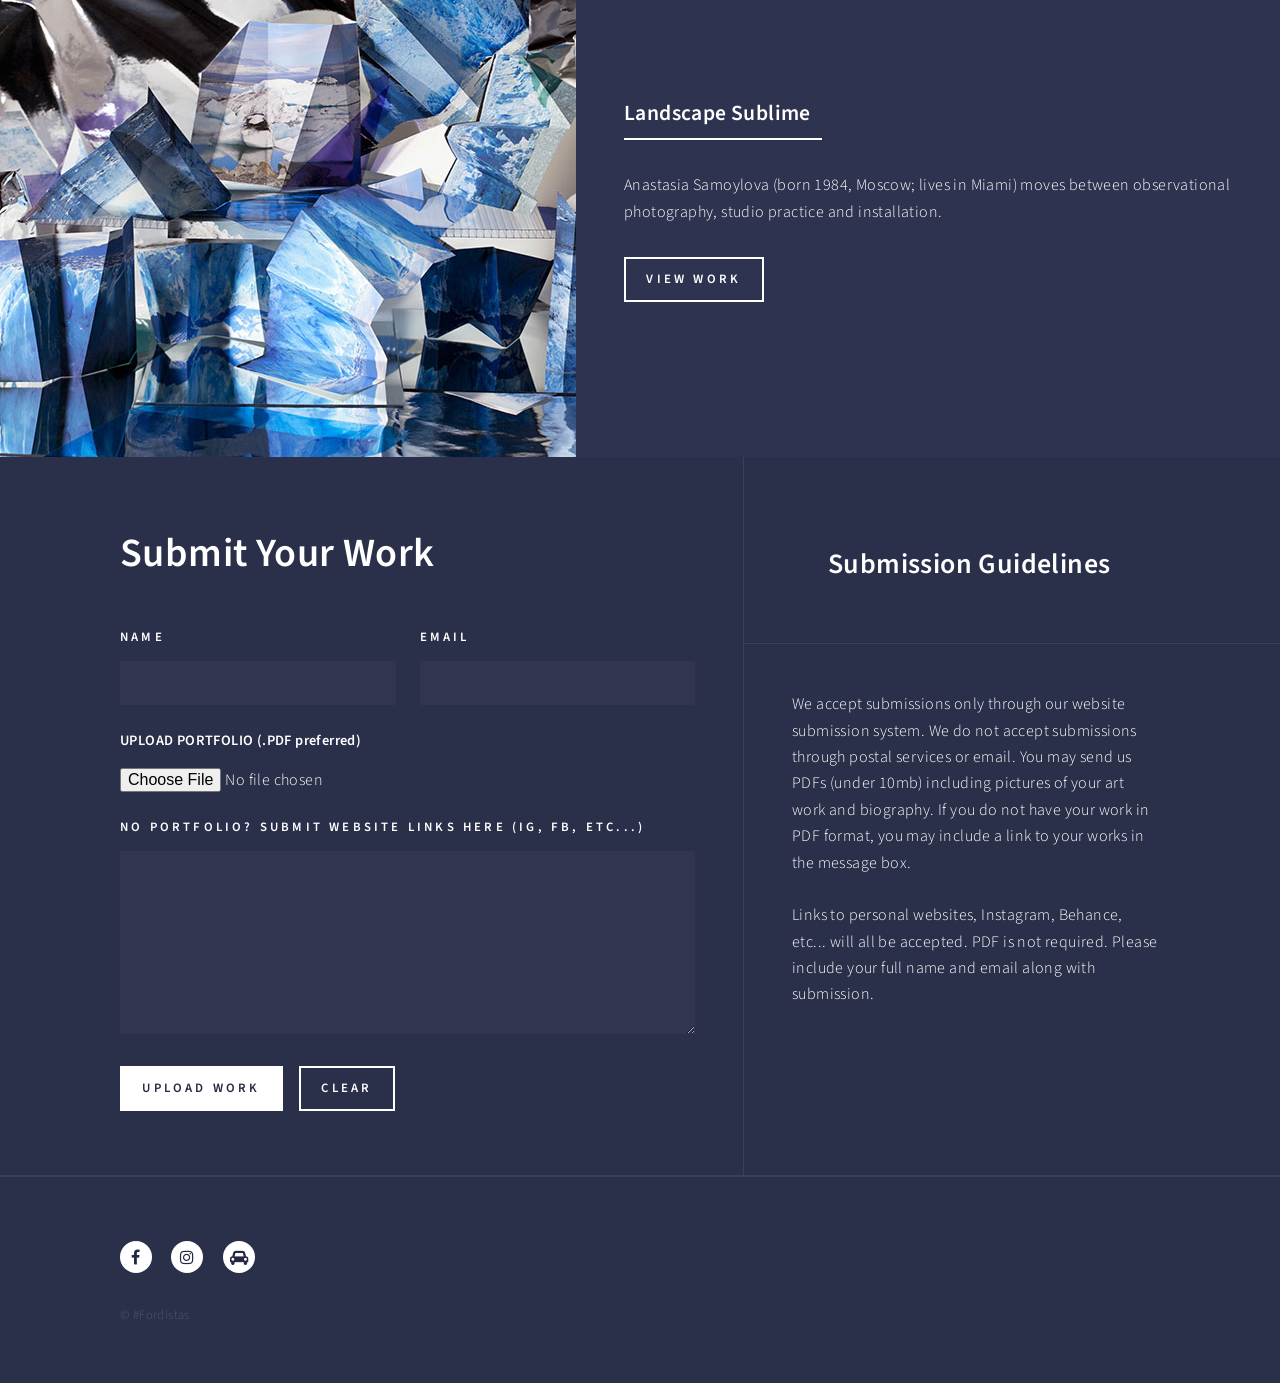
<file: pages/AnastasiaSamoylova.html>
<!DOCTYPE HTML>
<!--
	Forty by Pixelarity
	pixelarity.com | hello@pixelarity.com
	License: pixelarity.com/license
-->
<html>
	<head>
		<title>START</title>
		<meta charset="utf-8" />
		<meta name="viewport" content="width=device-width, initial-scale=1, user-scalable=no" />
		<link rel="stylesheet" href="../assets/css/main.css" />
		<link rel="apple-touch-icon" href="https://i.ibb.co/bJGZDPH/apple-touch-icon.png">
		<link rel="shortcut icon" type="image/png" href="https://i.ibb.co/G7FQJzr/favicon-64.png"/>
		<noscript><link rel="stylesheet" href="../assets/css/noscript.css" /></noscript>
		<link rel="stylesheet" href="../assets/css/lightbox.css" />
	</head>
	<body class="is-preload">

		<!-- Wrapper -->
			<div id="wrapper">

				<!-- Header -->
				<!-- Note: The "styleN" class below should match that of the banner element. -->
					<header id="header" class="alt style2">
						<a href="../index.html" class="logo"><strong>START</strong> <span>by Wayne Akers Ford</span></a>
						<nav>
							<a href="#menu">Menu</a>
						</nav>
					</header>

				<!-- Menu -->
					<nav id="menu">
						<ul class="links">
							<li><a href="../index.html">Home</a></li>
							<li><a href="../index.html">Artist Catalogue</a></li>
							<li><a href="FordistasGallery.html" class="scrolly">#Fordistas Gallery</a></li>
<!-- 							<li><a href="#two">#Fordistas Gallery</a></li> -->
<!-- 							<li><a href="elements.html">Elements</a></li>
 -->						</ul>
<!-- 						<ul class="actions stacked">
							<li><a href="#" class="button primary fit">Get Started</a></li>
							<li><a href="#" class="button fit">Log In</a></li>
						</ul> -->
					</nav>

				<!-- Banner -->
				<!-- Note: The "styleN" class below should match that of the header element. -->
					<section id="banner" class="style2">
						<div class="inner">
							<span class="image">
								<img src="../images/pic07.jpg" alt="" />
							</span>
							<header class="major">
								<h1>Anastasia Samoylova</h1>
							</header>
							<div class="content">
								<p>Observational photography, studio practice and installation.</p>
							</div>
						</div>
					</section>

				<!-- Main -->
					<div id="main">

						<!-- One -->
<!-- 							<section id="one">
								<div class="inner">
									<header class="major">
										<h2>Sed amet aliquam</h2>
									</header>
									<p>Nullam et orci eu lorem consequat tincidunt vivamus et sagittis magna sed nunc rhoncus condimentum sem. In efficitur ligula tate urna. Maecenas massa vel lacinia pellentesque lorem ipsum dolor. Nullam et orci eu lorem consequat tincidunt. Vivamus et sagittis libero. Nullam et orci eu lorem consequat tincidunt vivamus et sagittis magna sed nunc rhoncus condimentum sem. In efficitur ligula tate urna.</p>
								</div>
							</section>
 -->
						<!-- Two -->
							<section id="two" class="spotlights">
								<section>
									<a href="" class="image">
										<img src="../images/artist1_01_nov.jpg" alt="" data-position="center center" />
									</a>
									<div class="content">
										<div class="inner">
											<header class="major">
												<h3>Landscape Sublime</h3>
											</header>
											<p>Landscape Sublime is a series of constructed tableaus comprised of na- ture-themed images grouped by subject. In the digital era viewers can ex- perience a variety of natural wonders via images found online that express the familiar conventions of beauty.</p>
											<ul class="actions">
												<li>
													<a href="../images/artist1_01_nov.jpg" class="button" data-title="Lightnings, 2014. 24 x 36 inches, edition of 5" data-lightbox="image-1" data-title="My caption">View Work</a>
												</li>
											</ul>
										</div>
									</div>
								</section>

								<section>
									<a href="" class="image">
										<img src="../images/artist1_02_nov.jpg" alt="" data-position="top center" />
									</a>
									<div class="content">
										<div class="inner">
											<header class="major">
												<h3>Landscape Sublime</h3>
											</header>
											<p>Anastasia gathers such images along with the images from her personal archive, groups them, i.e. ‘storms’ or ‘mountains’, prints them out, sculpts them into temporary installations, and re-photo- graphs them.</p>
											<ul class="actions">
												<li><a href="../images/artist1_02_nov.jpg" class="button" data-title="Rainbows, 2014. 24 x 36 inches, edition of 5" data-lightbox="image-1" data-title="My caption">View Work</a></li>
											</ul>
										</div>
									</div>
								</section>

								<section>
									<a href="" class="image">
										<img src="../images/artist1_03_nov.jpg" alt="" data-position="25% 25%" />
									</a>
									<div class="content">
										<div class="inner">
											<header class="major">
												<h3>Landscape Sublime</h3>
											</header>
											<p>Anastasia Samoylova (born 1984, Moscow; lives in Miami) moves between observational photography, studio practice and installation. </p>
											<ul class="actions">
												<li><a href="../images/artist1_03_nov.jpg" class="button" data-title="Glaciers, 2015. 24 x 36 inches, edition of 5" data-lightbox="image-1" data-title="My caption">View Work</a></li>
											</ul>
										</div>
									</div>
								</section>

							</section>

						<!-- Three -->
<!-- 							<section id="three">
								<div class="inner">
									<header class="major">
										<h2>Massa libero</h2>
									</header>
									<p>Nullam et orci eu lorem consequat tincidunt vivamus et sagittis libero. Mauris aliquet magna magna sed nunc rhoncus pharetra. Pellentesque condimentum sem. In efficitur ligula tate urna. Maecenas laoreet massa vel lacinia pellentesque lorem ipsum dolor. Nullam et orci eu lorem consequat tincidunt. Vivamus et sagittis libero. Mauris aliquet magna magna sed nunc rhoncus amet pharetra et feugiat tempus.</p>
									<ul class="actions">
										<li><a href="" class="button next">Get Started</a></li>
									</ul>
								</div>
							</section>

					</div> -->

				<!-- Contact -->
					<section id="contact">
						<div class="inner">
							<section>
								<form method="post" action="#" netlify>
									<h1>Submit Your Work</h1>
									<div class="fields">
										<div class="field half">
											<label for="name">Name</label>
											<input type="text" name="name" id="name" />
										</div>
										<div class="field half">
											<label for="email">Email</label>
											<input type="text" name="email" id="email" />
										</div>
										<div class="field half"><div class="upload-btn-wrapper">
												<h5>UPLOAD PORTFOLIO (.PDF preferred)</h5>
											<!-- <button class="btn">Upload Your Work</button> -->
											<input type="file" name="myfile" />
										</div></div>
										<div class="field">
											<label for="message">No portfolio? Submit Website Links here (IG, FB, etc...)</label>
											<textarea name="message" id="message" rows="6"></textarea>
										</div>
									</div>
									<ul class="actions">
										<li><input type="submit" value="Upload Work" class="primary" /></li>
										<li><input type="reset" value="Clear" /></li>
									</ul>
								</form>
							</section>
							<section class="split">
								<h2>Submission Guidelines</h2>
								<p>We accept submissions only through our website submission system. We do not accept submissions through postal services or email. You may send us PDFs (under 10mb) including pictures of your art work and biography. If you do not have your work in PDF format, you may include a link to your works in the message box. </br> </br>Links to personal websites, Instagram, Behance, etc... will all be accepted. PDF is not required. Please include your full name and email along with submission.</p>
							</section>
						</div>
					</section>

				<!-- Footer -->
					<footer id="footer">
						<div class="inner">
							<ul class="icons">
<!-- 								<li><a href="#" class="icon alt fa-twitter"><span class="label">Twitter</span></a></li>
 -->							<li><a href="https://www.facebook.com/wayneakersford/" class="icon alt fa-facebook"><span class="label">Facebook</span></a></li>
								<li><a href="https://www.instagram.com/wayneakersford/" class="icon alt fa-instagram"><span class="label">Instagram</span></a></li>
								<li><a href="http://wayneakersford.com" class="icon alt fa-car"><span class="label">Wayne Akers Ford</span></a></li>
							</ul>
							<ul class="copyright">
								<li>&copy; #Fordistas</li>
							</ul>
						</div>
					</footer>

			</div>

		<!-- Scripts -->
			<script src="../assets/js/jquery.min.js"></script>
			<script src="../assets/js/jquery.scrolly.min.js"></script>
			<script src="../assets/js/jquery.scrollex.min.js"></script>
			<script src="../assets/js/browser.min.js"></script>
			<script src="../assets/js/lightbox.js"></script>
			<script src="../assets/js/breakpoints.min.js"></script>
			<script src="../assets/js/util.js"></script>
			<script src="../assets/js/main.js"></script>

	</body>
</html>
</file>
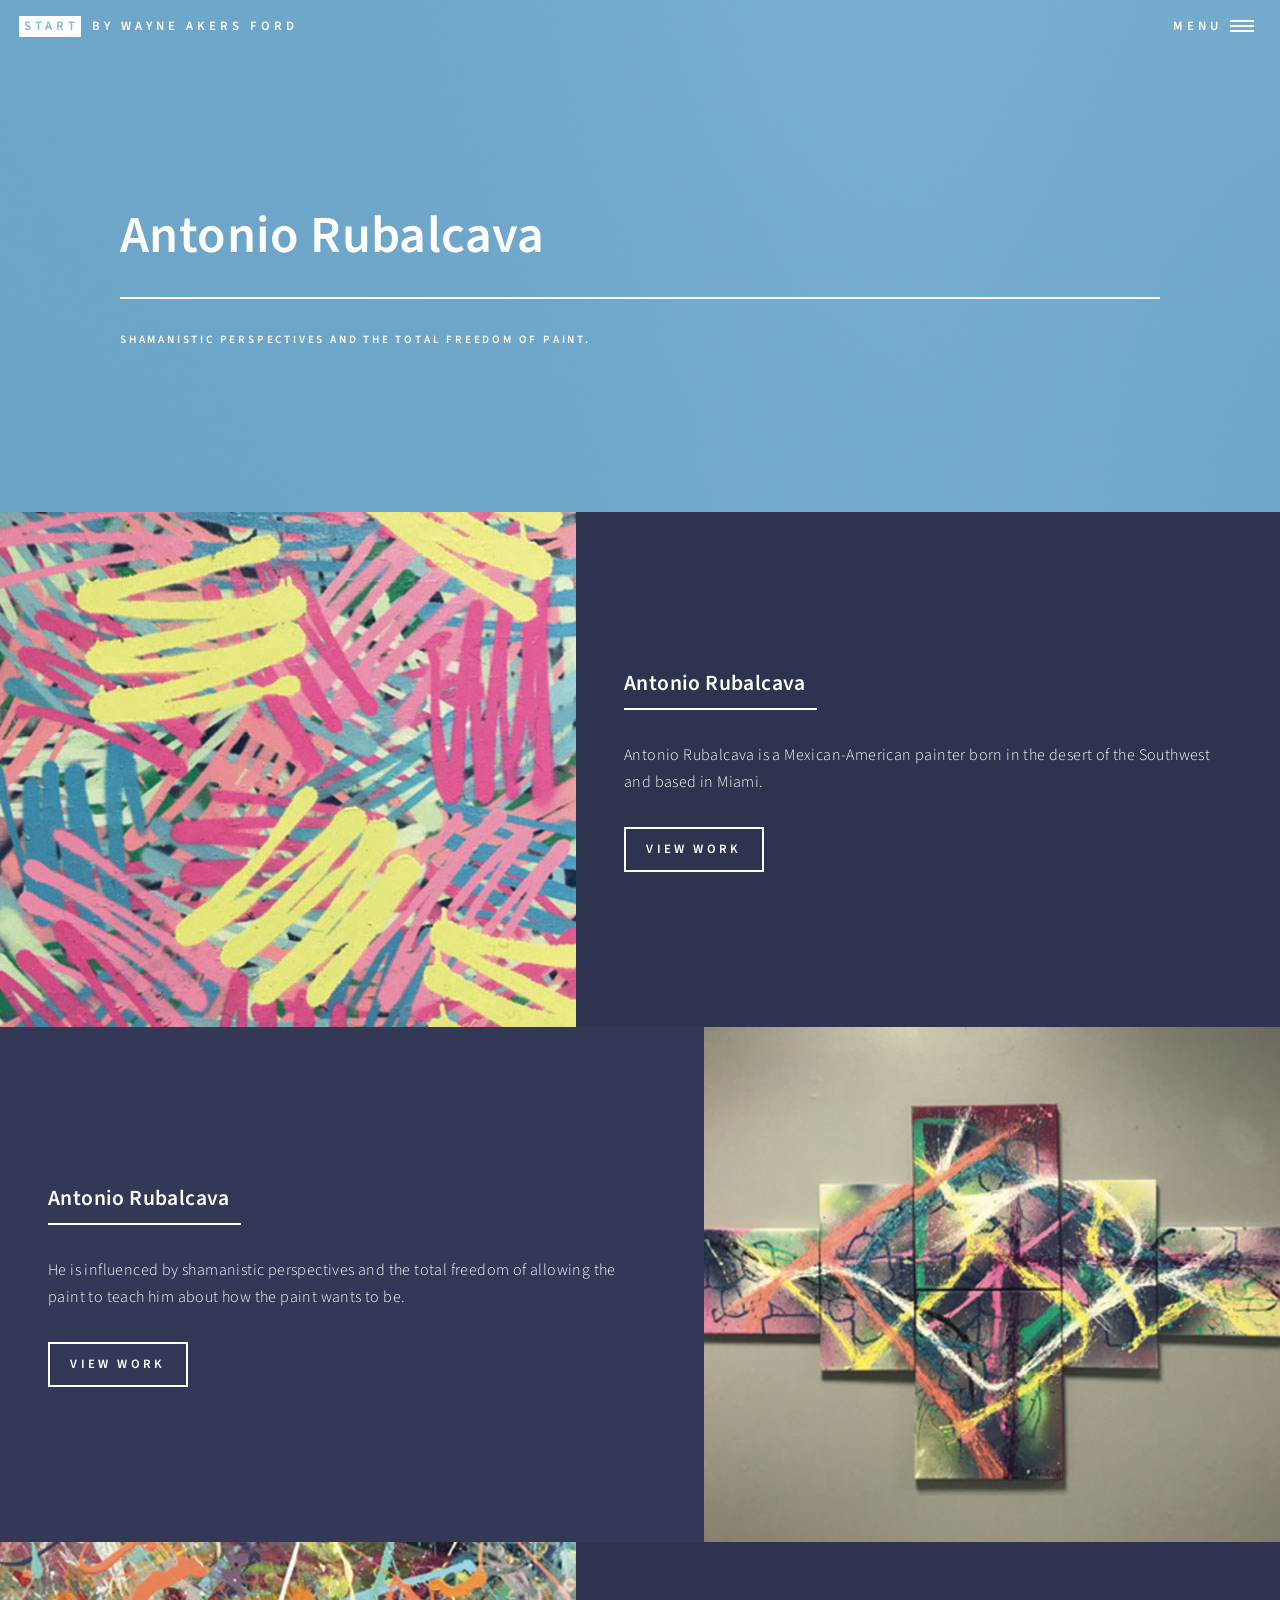
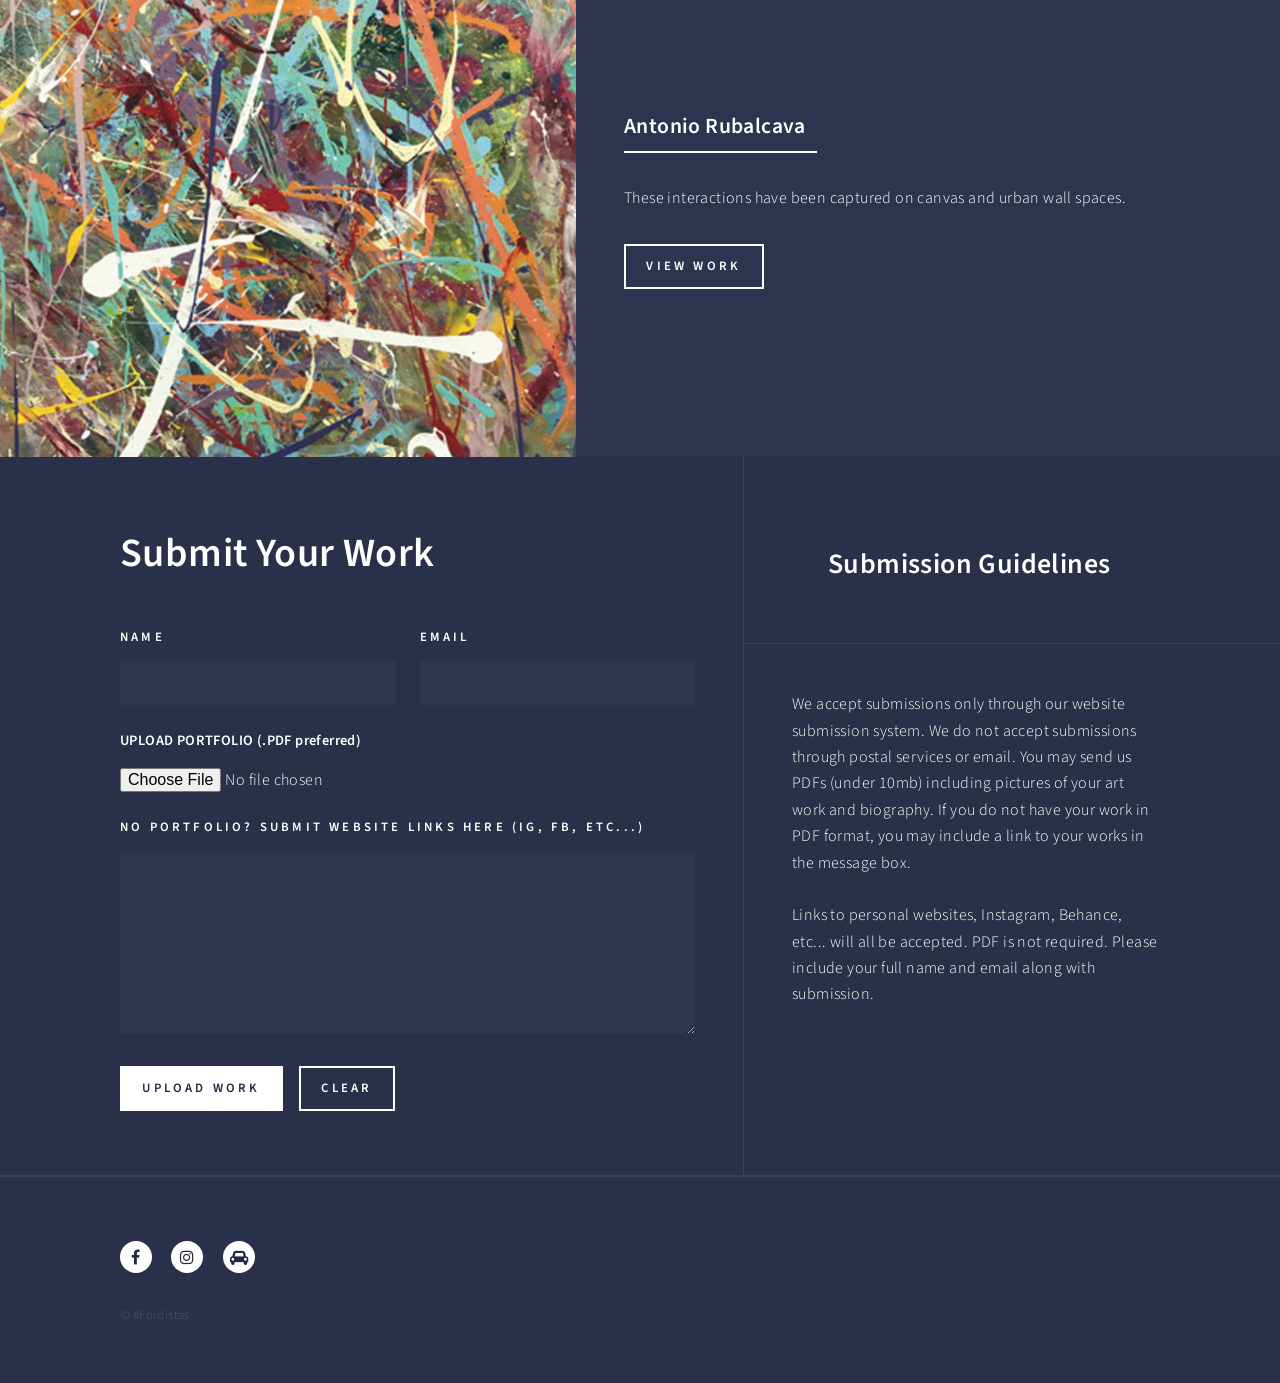
<file: pages/AntonioRubalcava.html>
<!DOCTYPE HTML>
<!--
	Forty by Pixelarity
	pixelarity.com | hello@pixelarity.com
	License: pixelarity.com/license
-->
<html>
	<head>
		<title>Untitled</title>
		<meta charset="utf-8" />
		<meta name="viewport" content="width=device-width, initial-scale=1, user-scalable=no" />
		<link rel="stylesheet" href="../assets/css/main.css" />
		<link rel="apple-touch-icon" href="https://i.ibb.co/bJGZDPH/apple-touch-icon.png">
		<link rel="shortcut icon" type="image/png" href="https://i.ibb.co/G7FQJzr/favicon-64.png"/>		
		<noscript><link rel="stylesheet" href="../assets/css/noscript.css" /></noscript>
		<link rel="stylesheet" href="../assets/css/lightbox.css" />
	</head>
	<body class="is-preload">

		<!-- Wrapper -->
			<div id="wrapper">

				<!-- Header -->
				<!-- Note: The "styleN" class below should match that of the banner element. -->
					<header id="header" class="alt style2">
						<a href="../index.html" class="logo"><strong>START</strong> <span>by Wayne Akers Ford</span></a>
						<nav>
							<a href="#menu">Menu</a>
						</nav>
					</header>

				<!-- Menu -->
					<nav id="menu">
						<ul class="links">
							<li><a href="../index.html">Home</a></li>
							<li><a href="../index.html">Artist Catalogue</a></li>
							<li><a href="FordistasGallery.html" class="scrolly">#Fordistas Gallery</a></li>
<!-- 							<li><a href="#two">#Fordistas Gallery</a></li> -->
<!-- 							<li><a href="elements.html">Elements</a></li>
 -->						</ul>
<!-- 						<ul class="actions stacked">
							<li><a href="#" class="button primary fit">Get Started</a></li>
							<li><a href="#" class="button fit">Log In</a></li>
						</ul> -->
					</nav>

				<!-- Banner -->
				<!-- Note: The "styleN" class below should match that of the header element. -->
					<section id="banner" class="style2">
						<div class="inner">
							<span class="image">
								<img src="../images/pic07.jpg" alt="" />
							</span>
							<header class="major">
								<h1>Antonio Rubalcava</h1>
							</header>
							<div class="content">
								<p>Shamanistic perspectives and the total freedom of paint.</p>
							</div>
						</div>
					</section>

				<!-- Main -->
					<div id="main">

						<!-- One -->
<!-- 							<section id="one">
								<div class="inner">
									<header class="major">
										<h2>Sed amet aliquam</h2>
									</header>
									<p>Nullam et orci eu lorem consequat tincidunt vivamus et sagittis magna sed nunc rhoncus condimentum sem. In efficitur ligula tate urna. Maecenas massa vel lacinia pellentesque lorem ipsum dolor. Nullam et orci eu lorem consequat tincidunt. Vivamus et sagittis libero. Nullam et orci eu lorem consequat tincidunt vivamus et sagittis magna sed nunc rhoncus condimentum sem. In efficitur ligula tate urna.</p>
								</div>
							</section>
 -->
						<!-- Two -->
							<section id="two" class="spotlights">
								<section>
									<a href="" class="image">
										<img src="../images/artist3_01.jpg" alt="" data-position="center center" />
									</a>
									<div class="content">
										<div class="inner">
											<header class="major">
												<h3>Antonio Rubalcava</h3>
											</header>
											<p>Antonio Rubalcava is a Mexican-American painter born
											in the desert of the Southwest and based in Miami. </p>
											<ul class="actions">
												<li>
													<a href="../images/artist3_01.jpg" class="button" data-title="Antonio Rubalcava" data-lightbox="image-1" data-title="My caption">View Work</a>
												</li>
											</ul>
										</div>
									</div>
								</section>

								<section>
									<a href="" class="image">
										<img src="../images/artist3_02.jpg" alt="" data-position="top center" />
									</a>
									<div class="content">
										<div class="inner">
											<header class="major">
												<h3>Antonio Rubalcava</h3>
											</header>
											<p>He is influenced by shamanistic perspectives and the total freedom of allowing the paint to teach him about how the paint wants to be. </p>
											<ul class="actions">
												<li><a href="../images/artist3_02.jpg" class="button" data-title="Antonio Rubalcava" data-lightbox="image-1" data-title="My caption">View Work</a></li>
											</ul>
										</div>
									</div>
								</section>

								<section>
									<a href="" class="image">
										<img src="../images/artist3_03.jpg" alt="" data-position="25% 25%" />
									</a>
									<div class="content">
										<div class="inner">
											<header class="major">
												<h3>Antonio Rubalcava</h3>
											</header>
											<p>These interactions have been captured on canvas and urban wall spaces.</p>
											<ul class="actions">
												<li><a href="../images/artist3_03.jpg" class="button" data-title="Antonio Rubalcava" data-lightbox="image-1" data-title="My caption">View Work</a></li>
											</ul>
										</div>
									</div>
								</section>

							</section>

						<!-- Three -->
<!-- 							<section id="three">
								<div class="inner">
									<header class="major">
										<h2>Massa libero</h2>
									</header>
									<p>Nullam et orci eu lorem consequat tincidunt vivamus et sagittis libero. Mauris aliquet magna magna sed nunc rhoncus pharetra. Pellentesque condimentum sem. In efficitur ligula tate urna. Maecenas laoreet massa vel lacinia pellentesque lorem ipsum dolor. Nullam et orci eu lorem consequat tincidunt. Vivamus et sagittis libero. Mauris aliquet magna magna sed nunc rhoncus amet pharetra et feugiat tempus.</p>
									<ul class="actions">
										<li><a href="" class="button next">Get Started</a></li>
									</ul>
								</div>
							</section>

					</div> -->

				<!-- Contact -->
					<section id="contact">
						<div class="inner">
							<section>
								<form method="post" action="#" netlify>
									<h1>Submit Your Work</h1>
									<div class="fields">
										<div class="field half">
											<label for="name">Name</label>
											<input type="text" name="name" id="name" />
										</div>
										<div class="field half">
											<label for="email">Email</label>
											<input type="text" name="email" id="email" />
										</div>
										<div class="field half"><div class="upload-btn-wrapper">
												<h5>UPLOAD PORTFOLIO (.PDF preferred)</h5>
											<!-- <button class="btn">Upload Your Work</button> -->
											<input type="file" name="myfile" />
										</div></div>
										<div class="field">
											<label for="message">No portfolio? Submit Website Links here (IG, FB, etc...)</label>
											<textarea name="message" id="message" rows="6"></textarea>
										</div>
									</div>
									<ul class="actions">
										<li><input type="submit" value="Upload Work" class="primary" /></li>
										<li><input type="reset" value="Clear" /></li>
									</ul>
								</form>
							</section>
							<section class="split">
								<h2>Submission Guidelines</h2>
								<p>We accept submissions only through our website submission system. We do not accept submissions through postal services or email. You may send us PDFs (under 10mb) including pictures of your art work and biography. If you do not have your work in PDF format, you may include a link to your works in the message box. </br> </br>Links to personal websites, Instagram, Behance, etc... will all be accepted. PDF is not required. Please include your full name and email along with submission.</p>
							</section>
						</div>
					</section>

				<!-- Footer -->
					<footer id="footer">
						<div class="inner">
							<ul class="icons">
<!-- 								<li><a href="#" class="icon alt fa-twitter"><span class="label">Twitter</span></a></li>
 -->							<li><a href="https://www.facebook.com/wayneakersford/" class="icon alt fa-facebook"><span class="label">Facebook</span></a></li>
								<li><a href="https://www.instagram.com/wayneakersford/" class="icon alt fa-instagram"><span class="label">Instagram</span></a></li>
								<li><a href="http://wayneakersford.com" class="icon alt fa-car"><span class="label">Wayne Akers Ford</span></a></li>
							</ul>
							<ul class="copyright">
								<li>&copy; #Fordistas</li>
							</ul>
						</div>
					</footer>

			</div>

		<!-- Scripts -->
			<script src="../assets/js/jquery.min.js"></script>
			<script src="../assets/js/jquery.scrolly.min.js"></script>
			<script src="../assets/js/jquery.scrollex.min.js"></script>
			<script src="../assets/js/browser.min.js"></script>
			<script src="../assets/js/lightbox.js"></script>
			<script src="../assets/js/breakpoints.min.js"></script>
			<script src="../assets/js/util.js"></script>
			<script src="../assets/js/main.js"></script>

	</body>
</html>
</file>
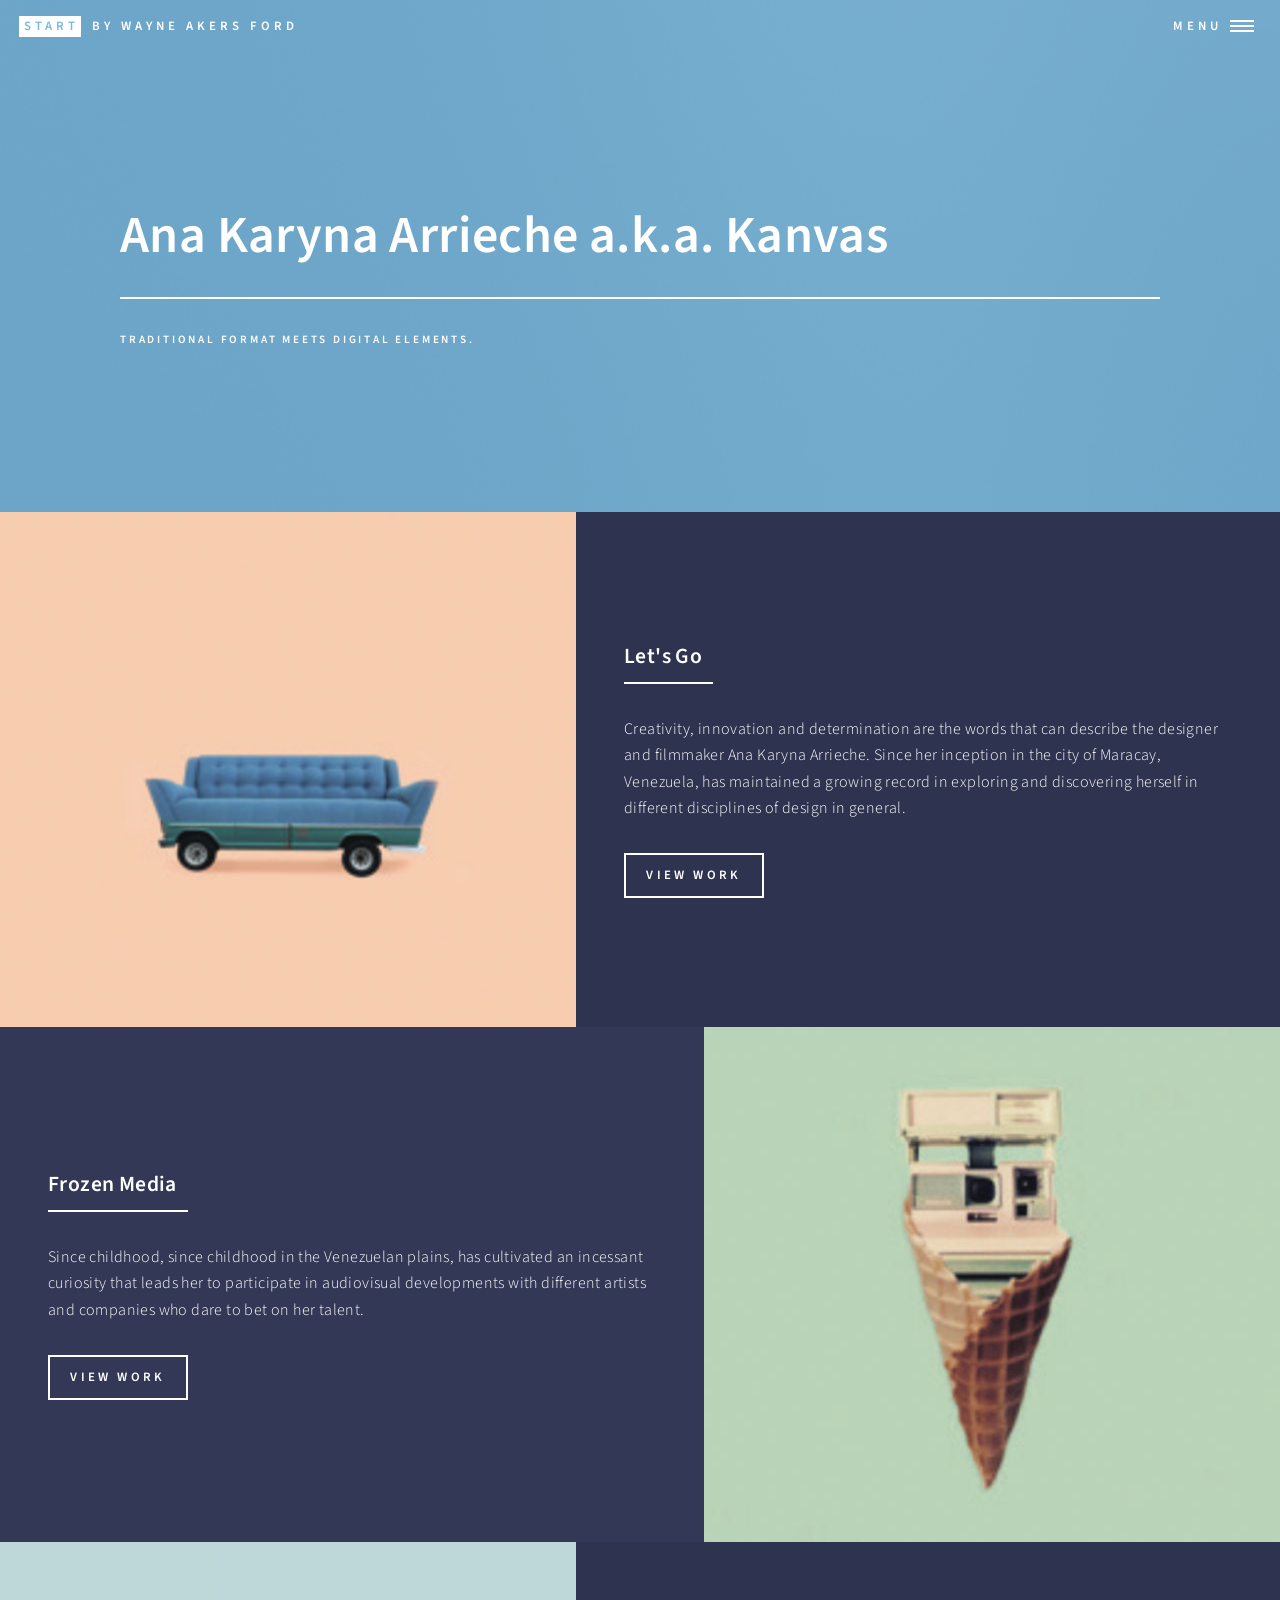
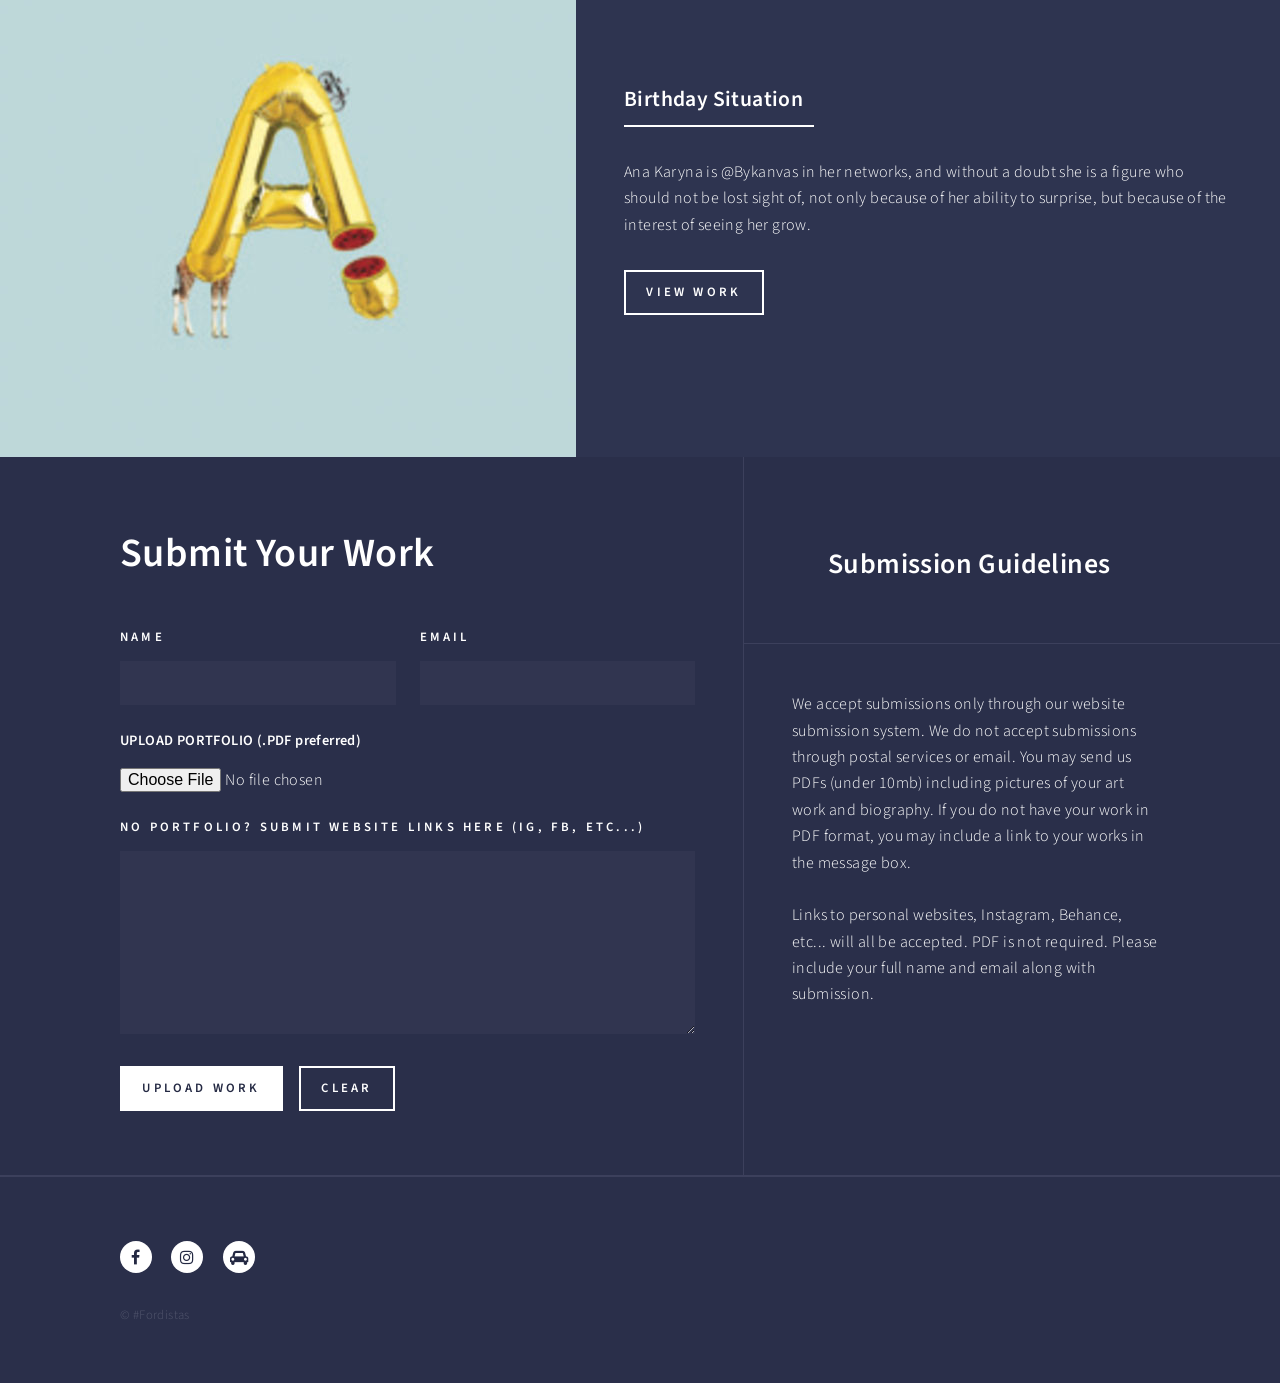
<file: pages/bykanvas.html>
<!DOCTYPE HTML>
<!--
	Forty by Pixelarity
	pixelarity.com | hello@pixelarity.com
	License: pixelarity.com/license
-->
<html>
	<head>
		<title>Untitled</title>
		<meta charset="utf-8" />
		<meta name="viewport" content="width=device-width, initial-scale=1, user-scalable=no" />
		<link rel="apple-touch-icon" href="https://i.ibb.co/bJGZDPH/apple-touch-icon.png">
		<link rel="shortcut icon" type="image/png" href="https://i.ibb.co/G7FQJzr/favicon-64.png"/>		
		<link rel="stylesheet" href="../assets/css/main.css" />
		<noscript><link rel="stylesheet" href="../assets/css/noscript.css" /></noscript>
		<link rel="stylesheet" href="../assets/css/lightbox.css" />
	</head>
	<body class="is-preload">

		<!-- Wrapper -->
			<div id="wrapper">

				<!-- Header -->
				<!-- Note: The "styleN" class below should match that of the banner element. -->
					<header id="header" class="alt style2">
						<a href="../index.html" class="logo"><strong>START</strong> <span>by Wayne Akers Ford</span></a>
						<nav>
							<a href="#menu">Menu</a>
						</nav>
					</header>

				<!-- Menu -->
					<nav id="menu">
						<ul class="links">
							<li><a href="../index.html">Home</a></li>
							<li><a href="../index.html">Artist Catalogue</a></li>
							<li><a href="FordistasGallery.html" class="scrolly">#Fordistas Gallery</a></li>
<!-- 							<li><a href="#two">#Fordistas Gallery</a></li> -->
<!-- 							<li><a href="elements.html">Elements</a></li>
 -->						</ul>
<!-- 						<ul class="actions stacked">
							<li><a href="#" class="button primary fit">Get Started</a></li>
							<li><a href="#" class="button fit">Log In</a></li>
						</ul> -->
					</nav>

				<!-- Banner -->
				<!-- Note: The "styleN" class below should match that of the header element. -->
					<section id="banner" class="style2">
						<div class="inner">
							<span class="image">
								<img src="../images/pic07.jpg" alt="" />
							</span>
							<header class="major">
								<h1>Ana Karyna Arrieche a.k.a. Kanvas</h1>
							</header>
							<div class="content">
								<p>Traditional format meets digital elements.</p>
							</div>
						</div>
					</section>

				<!-- Main -->
					<div id="main">

						<!-- One -->
<!-- 							<section id="one">
								<div class="inner">
									<header class="major">
										<h2>Sed amet aliquam</h2>
									</header>
									<p>Nullam et orci eu lorem consequat tincidunt vivamus et sagittis magna sed nunc rhoncus condimentum sem. In efficitur ligula tate urna. Maecenas massa vel lacinia pellentesque lorem ipsum dolor. Nullam et orci eu lorem consequat tincidunt. Vivamus et sagittis libero. Nullam et orci eu lorem consequat tincidunt vivamus et sagittis magna sed nunc rhoncus condimentum sem. In efficitur ligula tate urna.</p>
								</div>
							</section>
 -->
						<!-- Two -->
							<section id="two" class="spotlights">
								<section>
									<a href="" class="image">
										<img src="../images/artist2_01.jpg" alt="" data-position="center center" />
									</a>
									<div class="content">
										<div class="inner">
											<header class="major">
												<h3>Let's Go</h3>
											</header>
											<p>Creativity, innovation and determination are the words that can describe the designer and filmmaker Ana Karyna Arrieche. Since her inception in the city of Maracay, Venezuela, has maintained a growing record in exploring and discovering herself in different disciplines of design in general.</p>
											<ul class="actions">
												<li>
													<a href="../images/artist2_01.jpg" class="button" data-title="Let's Go 20 X 20" data-lightbox="image-1" data-title="My caption">View Work</a>
												</li>
											</ul>
										</div>
									</div>
								</section>

								<section>
									<a href="" class="image">
										<img src="../images/artist2_02.jpg" alt="" data-position="top center" />
									</a>
									<div class="content">
										<div class="inner">
											<header class="major">
												<h3>Frozen Media</h3>
											</header>
											<p>Since childhood, since childhood in the Venezuelan plains, has cultivated an incessant curiosity that leads her to participate in audiovisual developments with different artists and companies who dare to bet on her talent.</p>
											<ul class="actions">
												<li><a href="../images/artist2_02.jpg" class="button" data-title="Frozen Media On Canvas" data-lightbox="image-1" data-title="My caption">View Work</a></li>
											</ul>
										</div>
									</div>
								</section>

								<section>
									<a href="" class="image">
										<img src="../images/artist2_03.jpg" alt="" data-position="25% 25%" />
									</a>
									<div class="content">
										<div class="inner">
											<header class="major">
												<h3>Birthday Situation</h3>
											</header>
											<p>Ana Karyna is @Bykanvas in her networks, and without a doubt she is a figure who should not be lost sight of, not only because of her ability to surprise, but because of the interest of seeing her grow.</p>
											<ul class="actions">
												<li><a href="../images/artist2_03.jpg" class="button" data-title="Birthday Situation on Canvas" data-lightbox="image-1" data-title="My caption">View Work</a></li>
											</ul>
										</div>
									</div>
								</section>

							</section>

						<!-- Three -->
<!-- 							<section id="three">
								<div class="inner">
									<header class="major">
										<h2>Massa libero</h2>
									</header>
									<p>Nullam et orci eu lorem consequat tincidunt vivamus et sagittis libero. Mauris aliquet magna magna sed nunc rhoncus pharetra. Pellentesque condimentum sem. In efficitur ligula tate urna. Maecenas laoreet massa vel lacinia pellentesque lorem ipsum dolor. Nullam et orci eu lorem consequat tincidunt. Vivamus et sagittis libero. Mauris aliquet magna magna sed nunc rhoncus amet pharetra et feugiat tempus.</p>
									<ul class="actions">
										<li><a href="" class="button next">Get Started</a></li>
									</ul>
								</div>
							</section>

					</div> -->

				<!-- Contact -->
					<section id="contact">
						<div class="inner">
							<section>
								<form method="post" action="#" netlify>
									<h1>Submit Your Work</h1>
									<div class="fields">
										<div class="field half">
											<label for="name">Name</label>
											<input type="text" name="name" id="name" />
										</div>
										<div class="field half">
											<label for="email">Email</label>
											<input type="text" name="email" id="email" />
										</div>
										<div class="field half"><div class="upload-btn-wrapper">
												<h5>UPLOAD PORTFOLIO (.PDF preferred)</h5>
											<!-- <button class="btn">Upload Your Work</button> -->
											<input type="file" name="myfile" />
										</div></div>
										<div class="field">
											<label for="message">No portfolio? Submit Website Links here (IG, FB, etc...)</label>
											<textarea name="message" id="message" rows="6"></textarea>
										</div>
									</div>
									<ul class="actions">
										<li><input type="submit" value="Upload Work" class="primary" /></li>
										<li><input type="reset" value="Clear" /></li>
									</ul>
								</form>
							</section>
							<section class="split">
								<h2>Submission Guidelines</h2>
								<p>We accept submissions only through our website submission system. We do not accept submissions through postal services or email. You may send us PDFs (under 10mb) including pictures of your art work and biography. If you do not have your work in PDF format, you may include a link to your works in the message box. </br> </br>Links to personal websites, Instagram, Behance, etc... will all be accepted. PDF is not required. Please include your full name and email along with submission.</p>
							</section>
						</div>
					</section>

				<!-- Footer -->
					<footer id="footer">
						<div class="inner">
							<ul class="icons">
<!-- 								<li><a href="#" class="icon alt fa-twitter"><span class="label">Twitter</span></a></li>
 -->							<li><a href="https://www.facebook.com/wayneakersford/" class="icon alt fa-facebook"><span class="label">Facebook</span></a></li>
								<li><a href="https://www.instagram.com/wayneakersford/" class="icon alt fa-instagram"><span class="label">Instagram</span></a></li>
								<li><a href="http://wayneakersford.com" class="icon alt fa-car"><span class="label">Wayne Akers Ford</span></a></li>
							</ul>
							<ul class="copyright">
								<li>&copy; #Fordistas</li>
							</ul>
						</div>
					</footer>

			</div>

		<!-- Scripts -->
			<script src="../assets/js/jquery.min.js"></script>
			<script src="../assets/js/jquery.scrolly.min.js"></script>
			<script src="../assets/js/jquery.scrollex.min.js"></script>
			<script src="../assets/js/browser.min.js"></script>
			<script src="../assets/js/lightbox.js"></script>
			<script src="../assets/js/breakpoints.min.js"></script>
			<script src="../assets/js/util.js"></script>
			<script src="../assets/js/main.js"></script>

	</body>
</html>
</file>
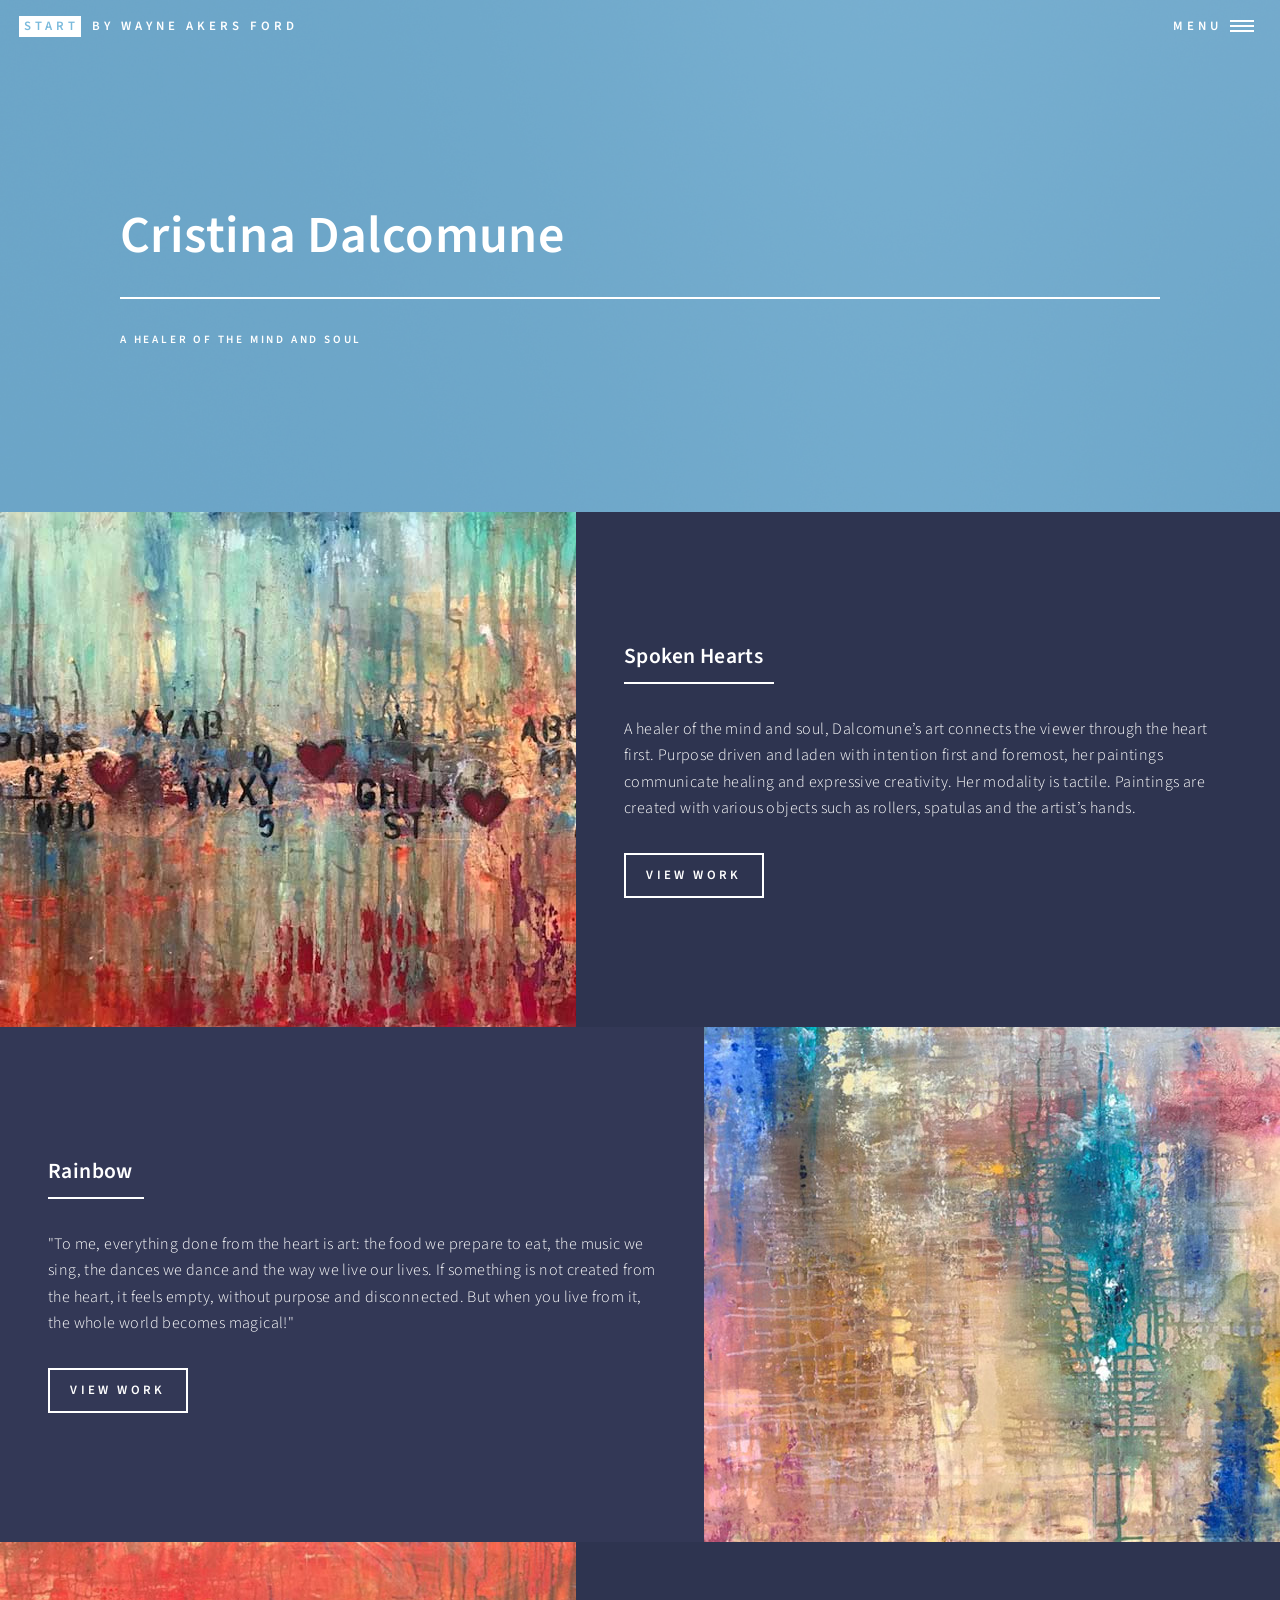
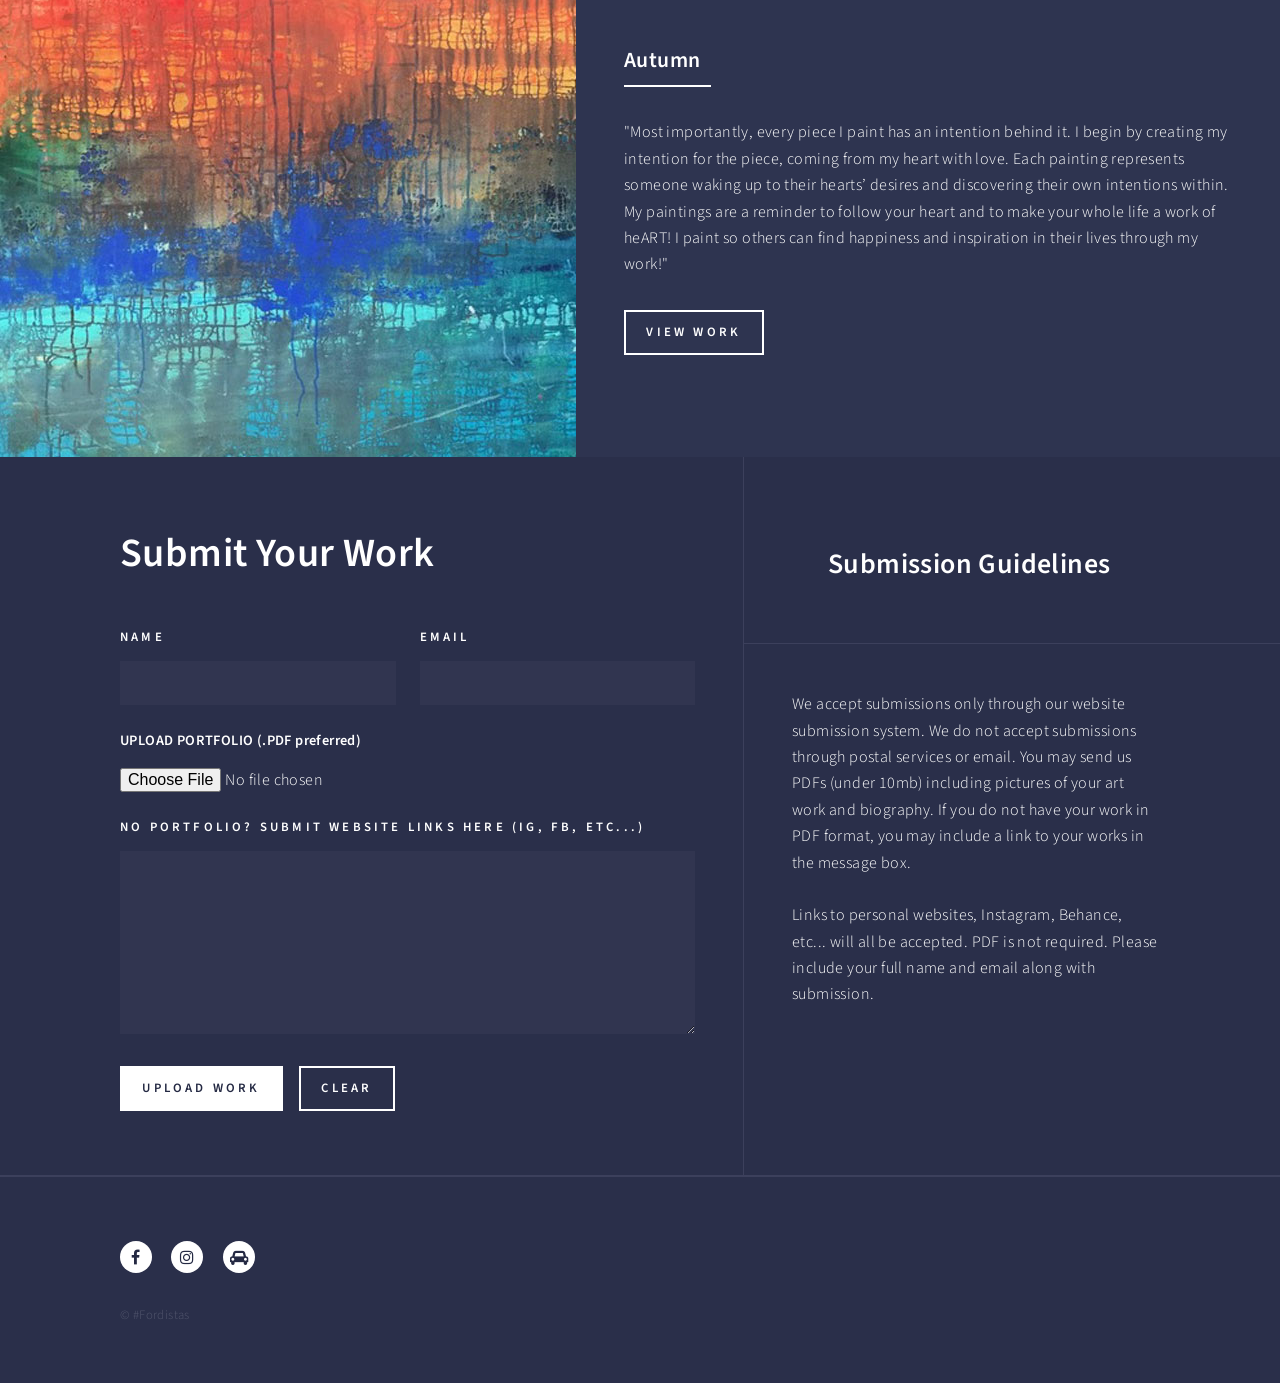
<file: pages/CristinaDalcomune.html>
<!DOCTYPE HTML>
<!--
	Forty by Pixelarity
	pixelarity.com | hello@pixelarity.com
	License: pixelarity.com/license
-->
<html>
	<head>
		<title>Untitled</title>
		<meta charset="utf-8" />
		<meta name="viewport" content="width=device-width, initial-scale=1, user-scalable=no" />
		<link rel="apple-touch-icon" href="https://i.ibb.co/bJGZDPH/apple-touch-icon.png">
		<link rel="shortcut icon" type="image/png" href="https://i.ibb.co/G7FQJzr/favicon-64.png"/>		
		<link rel="stylesheet" href="../assets/css/main.css" />
		<noscript><link rel="stylesheet" href="../assets/css/noscript.css" /></noscript>
		<link rel="stylesheet" href="../assets/css/lightbox.css" />
	</head>
	<body class="is-preload">

		<!-- Wrapper -->
			<div id="wrapper">

				<!-- Header -->
				<!-- Note: The "styleN" class below should match that of the banner element. -->
					<header id="header" class="alt style2">
						<a href="../index.html" class="logo"><strong>START</strong> <span>by Wayne Akers Ford</span></a>
						<nav>
							<a href="#menu">Menu</a>
						</nav>
					</header>

				<!-- Menu -->
					<nav id="menu">
						<ul class="links">
							<li><a href="../index.html">Home</a></li>
							<li><a href="../index.html">Artist Catalogue</a></li>
							<li><a href="FordistasGallery.html" class="scrolly">#Fordistas Gallery</a></li>
<!-- 							<li><a href="#two">#Fordistas Gallery</a></li> -->
<!-- 							<li><a href="elements.html">Elements</a></li>
 -->						</ul>
<!-- 						<ul class="actions stacked">
							<li><a href="#" class="button primary fit">Get Started</a></li>
							<li><a href="#" class="button fit">Log In</a></li>
						</ul> -->
					</nav>

				<!-- Banner -->
				<!-- Note: The "styleN" class below should match that of the header element. -->
					<section id="banner" class="style2">
						<div class="inner">
							<span class="image">
								<img src="../images/pic07.jpg" alt="" />
							</span>
							<header class="major">
								<h1>Cristina Dalcomune</h1>
							</header>
							<div class="content">
								<p>A healer of the mind and soul</p>
							</div>
						</div>
					</section>

				<!-- Main -->
					<div id="main">

						<!-- One -->
<!-- 							<section id="one">
								<div class="inner">
									<header class="major">
										<h2>Sed amet aliquam</h2>
									</header>
									<p>Nullam et orci eu lorem consequat tincidunt vivamus et sagittis magna sed nunc rhoncus condimentum sem. In efficitur ligula tate urna. Maecenas massa vel lacinia pellentesque lorem ipsum dolor. Nullam et orci eu lorem consequat tincidunt. Vivamus et sagittis libero. Nullam et orci eu lorem consequat tincidunt vivamus et sagittis magna sed nunc rhoncus condimentum sem. In efficitur ligula tate urna.</p>
								</div>
							</section>
 -->
						<!-- Two -->
							<section id="two" class="spotlights">
								<section>
									<a href="" class="image">
										<img src="../images/artist1_01.jpg" alt="" data-position="center center" />
									</a>
									<div class="content">
										<div class="inner">
											<header class="major">
												<h3>Spoken Hearts</h3>
											</header>
											<p>A healer of the mind and soul, Dalcomune’s art connects the viewer through the heart first. Purpose driven and laden with intention first and foremost, her paintings communicate healing and expressive creativity. Her modality is tactile. Paintings are created with various objects such as rollers, spatulas and the artist’s hands.</p>
											<ul class="actions">
												<li>
													<a href="../images/artist1_01.jpg" class="button" data-title="Spoken Hearts Original Acrylic On Canvas 16 X 20"" data-lightbox="image-1" data-title="My caption">View Work</a>
												</li>
											</ul>
										</div>
									</div>
								</section>

								<section>
									<a href="" class="image">
										<img src="../images/artist1_02.jpg" alt="" data-position="top center" />
									</a>
									<div class="content">
										<div class="inner">
											<header class="major">
												<h3>Rainbow</h3>
											</header>
											<p>"To me, everything done from the heart is art: the food we prepare to eat, the music we sing, the dances we dance and the way we live our lives.  If something is not created from the heart, it feels empty, without purpose and disconnected. But when you live from it, the whole world becomes magical!"</p>
											<ul class="actions">
												<li><a href="../images/artist1_02.jpg" class="button" data-title="Rainbow Original Acrylic On Canvas 24 X 30'" data-lightbox="image-1" data-title="My caption">View Work</a></li>
											</ul>
										</div>
									</div>
								</section>

								<section>
									<a href="" class="image">
										<img src="../images/artist1_03.jpg" alt="" data-position="25% 25%" />
									</a>
									<div class="content">
										<div class="inner">
											<header class="major">
												<h3>Autumn</h3>
											</header>
											<p>"Most importantly, every piece I paint has an intention behind it.  I begin by creating my intention for the piece, coming from my heart with love.  Each painting represents someone waking up to their hearts’ desires and discovering their own intentions within.  My paintings are a reminder to follow your heart and to make your whole life a work of heART!   I paint so others can find happiness and inspiration in their lives through my work!"</p>
											<ul class="actions">
												<li><a href="../images/artist1_03.jpg" class="button" data-title="Autumn Original Acrylic On Canvas 30 X 45"" data-lightbox="image-1" data-title="My caption">View Work</a></li>
											</ul>
										</div>
									</div>
								</section>

							</section>

						<!-- Three -->
<!-- 							<section id="three">
								<div class="inner">
									<header class="major">
										<h2>Massa libero</h2>
									</header>
									<p>Nullam et orci eu lorem consequat tincidunt vivamus et sagittis libero. Mauris aliquet magna magna sed nunc rhoncus pharetra. Pellentesque condimentum sem. In efficitur ligula tate urna. Maecenas laoreet massa vel lacinia pellentesque lorem ipsum dolor. Nullam et orci eu lorem consequat tincidunt. Vivamus et sagittis libero. Mauris aliquet magna magna sed nunc rhoncus amet pharetra et feugiat tempus.</p>
									<ul class="actions">
										<li><a href="" class="button next">Get Started</a></li>
									</ul>
								</div>
							</section>

					</div> -->

				<!-- Contact -->
					<section id="contact">
						<div class="inner">
							<section>
								<form method="post" action="#" netlify>
									<h1>Submit Your Work</h1>
									<div class="fields">
										<div class="field half">
											<label for="name">Name</label>
											<input type="text" name="name" id="name" />
										</div>
										<div class="field half">
											<label for="email">Email</label>
											<input type="text" name="email" id="email" />
										</div>
										<div class="field half"><div class="upload-btn-wrapper">
												<h5>UPLOAD PORTFOLIO (.PDF preferred)</h5>
											<!-- <button class="btn">Upload Your Work</button> -->
											<input type="file" name="myfile" />
										</div></div>
										<div class="field">
											<label for="message">No portfolio? Submit Website Links here (IG, FB, etc...)</label>
											<textarea name="message" id="message" rows="6"></textarea>
										</div>
									</div>
									<ul class="actions">
										<li><input type="submit" value="Upload Work" class="primary" /></li>
										<li><input type="reset" value="Clear" /></li>
									</ul>
								</form>
							</section>
							<section class="split">
								<h2>Submission Guidelines</h2>
								<p>We accept submissions only through our website submission system. We do not accept submissions through postal services or email. You may send us PDFs (under 10mb) including pictures of your art work and biography. If you do not have your work in PDF format, you may include a link to your works in the message box. </br> </br>Links to personal websites, Instagram, Behance, etc... will all be accepted. PDF is not required. Please include your full name and email along with submission.</p>
							</section>
						</div>
					</section>

				<!-- Footer -->
					<footer id="footer">
						<div class="inner">
							<ul class="icons">
<!-- 								<li><a href="#" class="icon alt fa-twitter"><span class="label">Twitter</span></a></li>
 -->							<li><a href="https://www.facebook.com/wayneakersford/" class="icon alt fa-facebook"><span class="label">Facebook</span></a></li>
								<li><a href="https://www.instagram.com/wayneakersford/" class="icon alt fa-instagram"><span class="label">Instagram</span></a></li>
								<li><a href="http://wayneakersford.com" class="icon alt fa-car"><span class="label">Wayne Akers Ford</span></a></li>
							</ul>
							<ul class="copyright">
								<li>&copy; #Fordistas</li>
							</ul>
						</div>
					</footer>

			</div>

		<!-- Scripts -->
			<script src="../assets/js/jquery.min.js"></script>
			<script src="../assets/js/jquery.scrolly.min.js"></script>
			<script src="../assets/js/jquery.scrollex.min.js"></script>
			<script src="../assets/js/browser.min.js"></script>
			<script src="../assets/js/lightbox.js"></script>
			<script src="../assets/js/breakpoints.min.js"></script>
			<script src="../assets/js/util.js"></script>
			<script src="../assets/js/main.js"></script>

	</body>
</html>
</file>
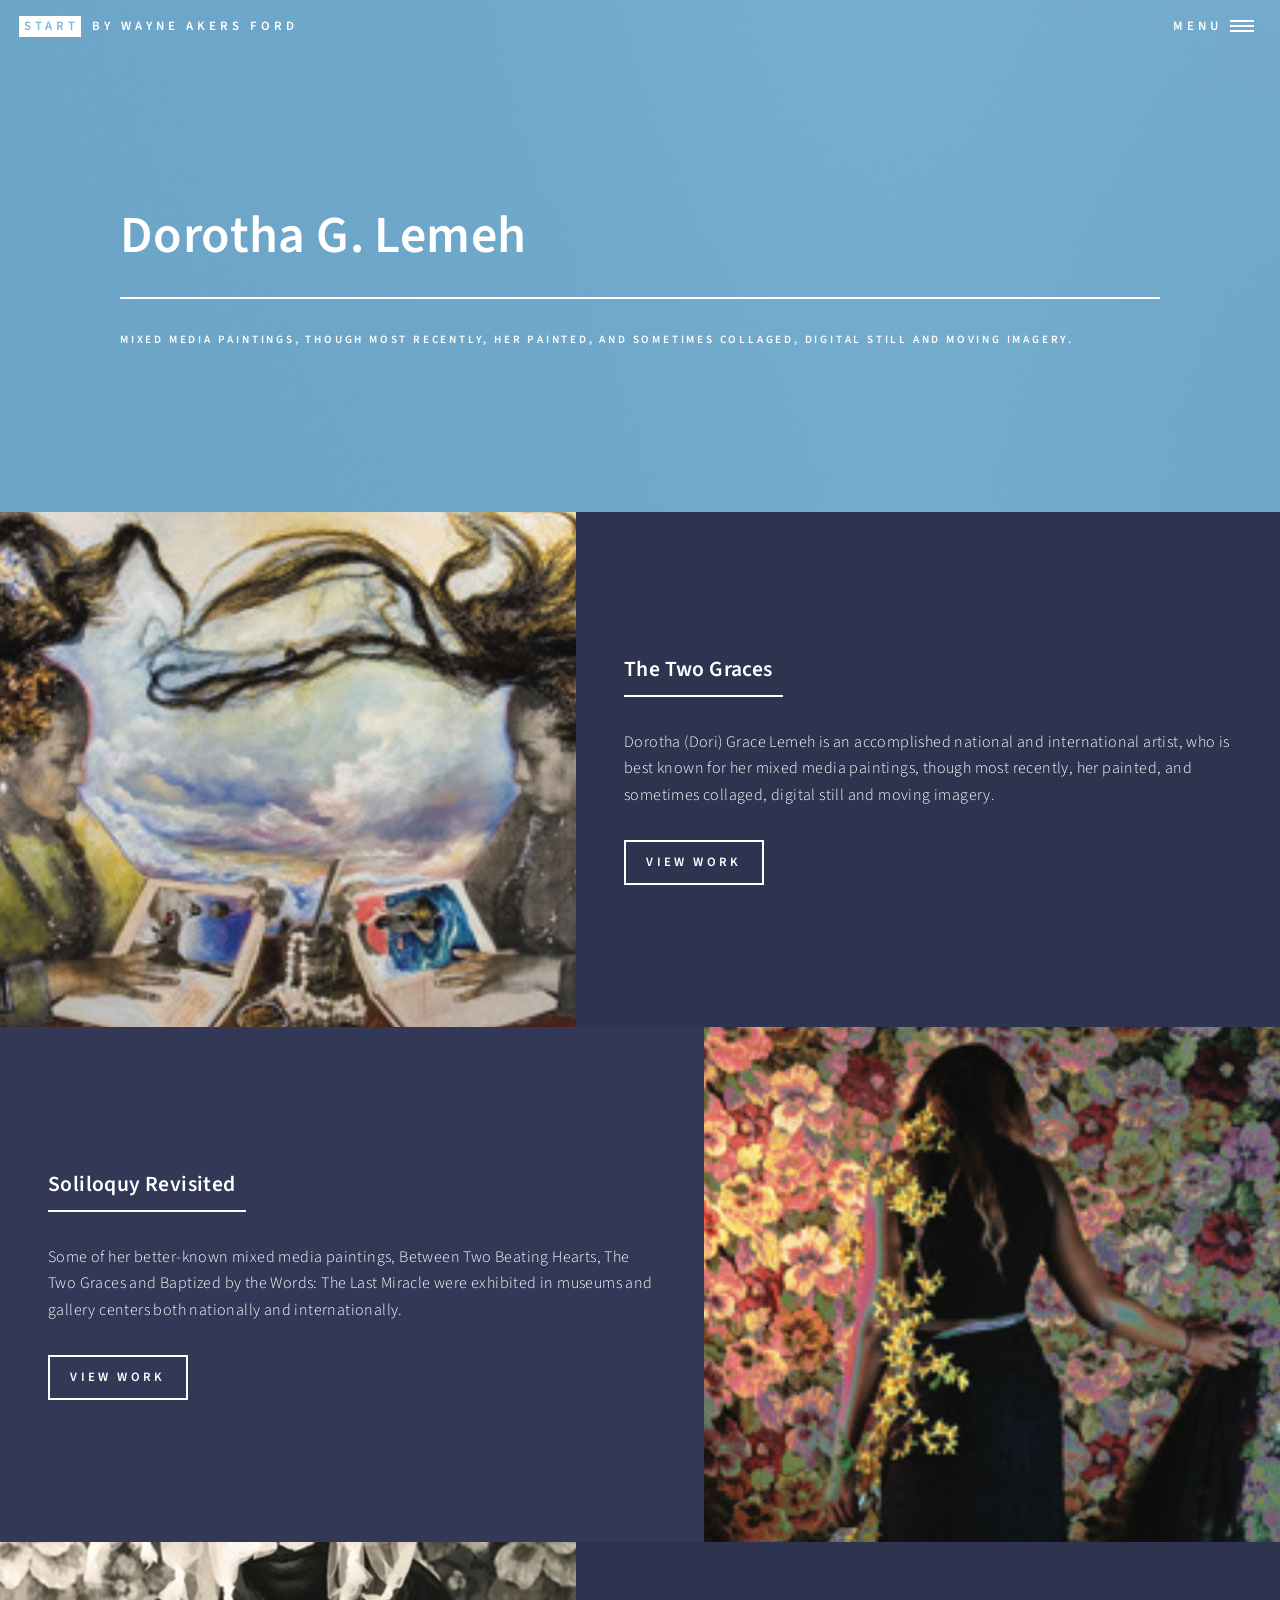
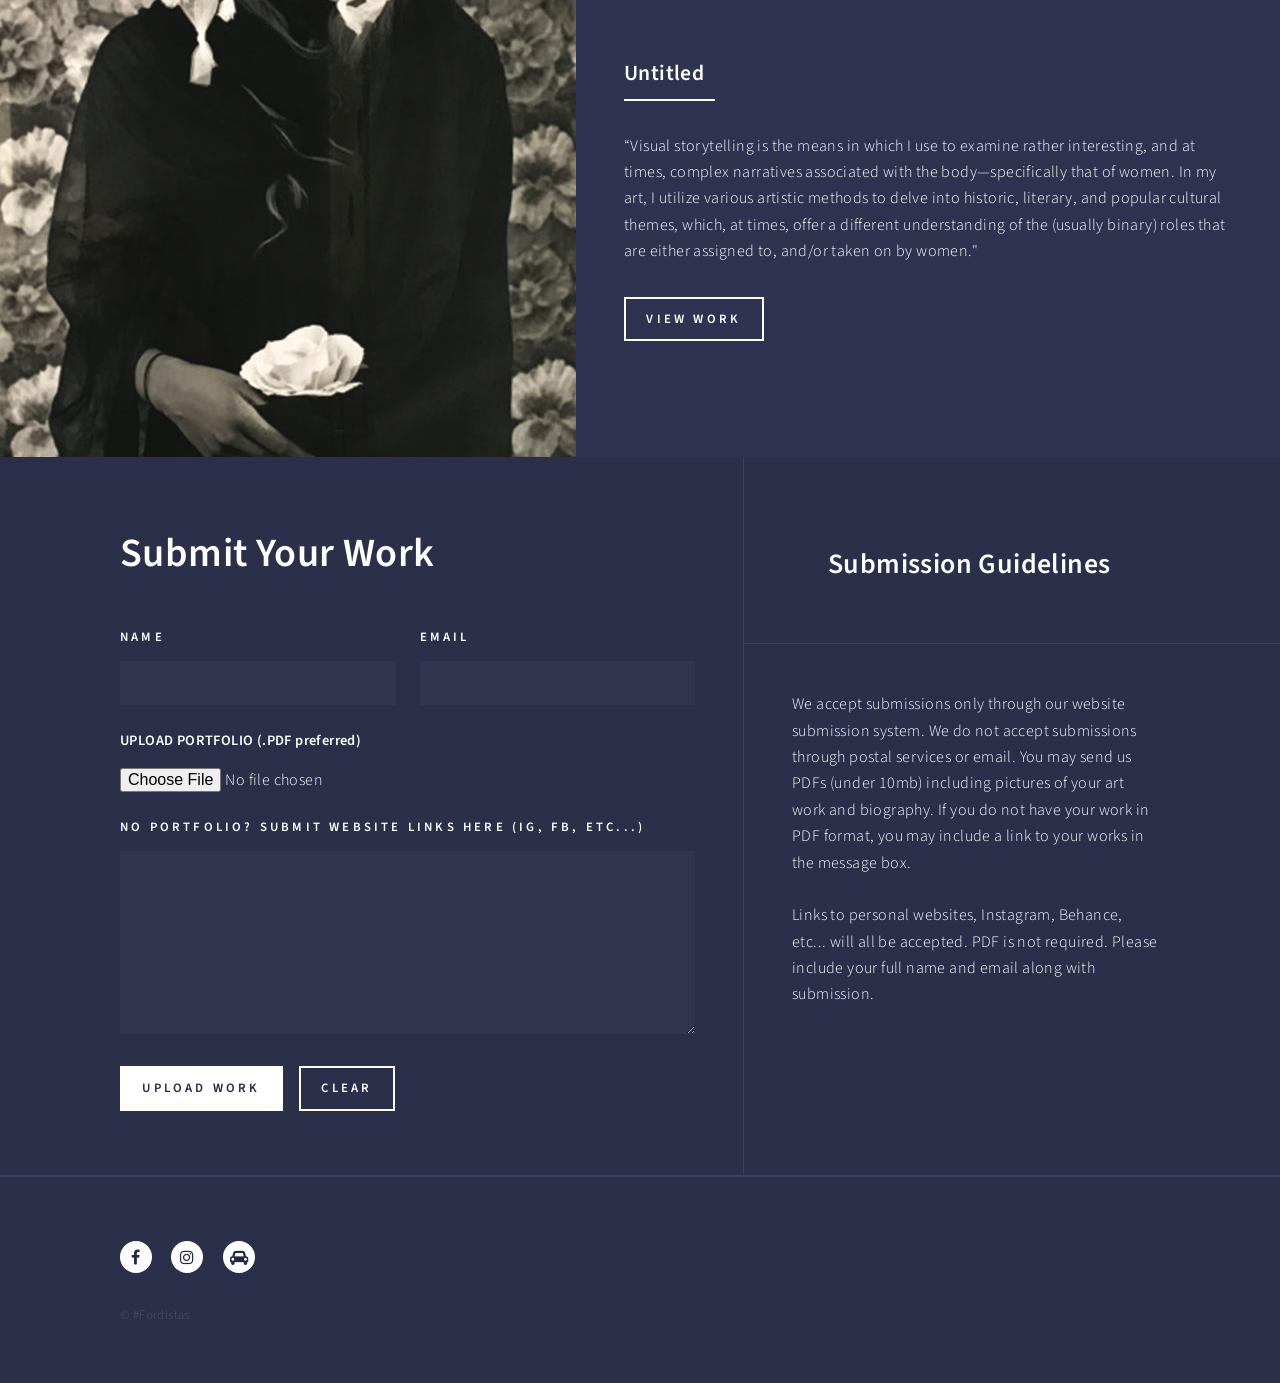
<file: pages/DorothaLemeh.html>
<!DOCTYPE HTML>
<!--
	Forty by Pixelarity
	pixelarity.com | hello@pixelarity.com
	License: pixelarity.com/license
-->
<html>
	<head>
		<title>Untitled</title>
		<meta charset="utf-8" />
		<meta name="viewport" content="width=device-width, initial-scale=1, user-scalable=no" />
		<link rel="apple-touch-icon" href="https://i.ibb.co/bJGZDPH/apple-touch-icon.png">
		<link rel="shortcut icon" type="image/png" href="https://i.ibb.co/G7FQJzr/favicon-64.png"/>		
		<link rel="stylesheet" href="../assets/css/main.css" />
		<noscript><link rel="stylesheet" href="../assets/css/noscript.css" /></noscript>
		<link rel="stylesheet" href="../assets/css/lightbox.css" />
	</head>
	<body class="is-preload">

		<!-- Wrapper -->
			<div id="wrapper">

				<!-- Header -->
				<!-- Note: The "styleN" class below should match that of the banner element. -->
					<header id="header" class="alt style2">
						<a href="../index.html" class="logo"><strong>START</strong> <span>by Wayne Akers Ford</span></a>
						<nav>
							<a href="#menu">Menu</a>
						</nav>
					</header>

				<!-- Menu -->
					<nav id="menu">
						<ul class="links">
							<li><a href="../index.html">Home</a></li>
							<li><a href="../index.html">Artist Catalogue</a></li>
							<li><a href="FordistasGallery.html" class="scrolly">#Fordistas Gallery</a></li>
<!-- 							<li><a href="#two">#Fordistas Gallery</a></li> -->
<!-- 							<li><a href="elements.html">Elements</a></li>
 -->						</ul>
<!-- 						<ul class="actions stacked">
							<li><a href="#" class="button primary fit">Get Started</a></li>
							<li><a href="#" class="button fit">Log In</a></li>
						</ul> -->
					</nav>

				<!-- Banner -->
				<!-- Note: The "styleN" class below should match that of the header element. -->
					<section id="banner" class="style2">
						<div class="inner">
							<span class="image">
								<img src="../images/pic07.jpg" alt="" />
							</span>
							<header class="major">
								<h1>Dorotha G. Lemeh</h1>
							</header>
							<div class="content">
								<p>Mixed media paintings, though most recently, her painted, and sometimes collaged, digital still and moving imagery.</p>
							</div>
						</div>
					</section>

				<!-- Main -->
					<div id="main">

						<!-- One -->
<!-- 							<section id="one">
								<div class="inner">
									<header class="major">
										<h2>Sed amet aliquam</h2>
									</header>
									<p>Nullam et orci eu lorem consequat tincidunt vivamus et sagittis magna sed nunc rhoncus condimentum sem. In efficitur ligula tate urna. Maecenas massa vel lacinia pellentesque lorem ipsum dolor. Nullam et orci eu lorem consequat tincidunt. Vivamus et sagittis libero. Nullam et orci eu lorem consequat tincidunt vivamus et sagittis magna sed nunc rhoncus condimentum sem. In efficitur ligula tate urna.</p>
								</div>
							</section>
 -->
						<!-- Two -->
							<section id="two" class="spotlights">
								<section>
									<a href="" class="image">
										<img src="../images/artist4_01.jpg" alt="" data-position="center center" />
									</a>
									<div class="content">
										<div class="inner">
											<header class="major">
												<h3>The Two Graces</h3>
											</header>
											<p>Dorotha (Dori) Grace Lemeh is an accomplished national and international artist, who is best known for her mixed media paintings, though most recently, her painted, and sometimes collaged, digital still and moving imagery. </p>
											<ul class="actions">
												<li>
													<a href="../images/artist4_01.jpg" class="button" data-title="The Two Graces" data-lightbox="image-1" data-title="My caption">View Work</a>
												</li>
											</ul>
										</div>
									</div>
								</section>

								<section>
									<a href="" class="image">
										<img src="../images/artist4_02.jpg" alt="" data-position="top center" />
									</a>
									<div class="content">
										<div class="inner">
											<header class="major">
												<h3>Soliloquy Revisited</h3>
											</header>
											<p>Some of her better-known mixed media paintings, Between Two Beating Hearts, The Two Graces and Baptized by the Words: The Last Miracle were exhibited in museums and gallery centers both nationally and internationally.</p>
											<ul class="actions">
												<li><a href="../images/artist4_02.jpg" class="button" data-title="Soliloquy Revisited" data-lightbox="image-1" data-title="My caption">View Work</a></li>
											</ul>
										</div>
									</div>
								</section>

								<section>
									<a href="" class="image">
										<img src="../images/artist4_03.jpg" alt="" data-position="25% 25%" />
									</a>
									<div class="content">
										<div class="inner">
											<header class="major">
												<h3>Untitled</h3>
											</header>
											<p> “Visual storytelling is the means in which I use to examine rather interesting, and at times, complex narratives associated with the body—specifically that of women. In my art, I utilize various artistic methods to delve into historic, literary, and popular cultural themes, which, at times, offer a different understanding of the (usually binary) roles that are either assigned to, and/or taken on by women."</p>
											<ul class="actions">
												<li><a href="../images/artist4_03.jpg" class="button" data-title="Untitled" data-lightbox="image-1" data-title="My caption">View Work</a></li>
											</ul>
										</div>
									</div>
								</section>

							</section>

						<!-- Three -->
<!-- 							<section id="three">
								<div class="inner">
									<header class="major">
										<h2>Massa libero</h2>
									</header>
									<p>Nullam et orci eu lorem consequat tincidunt vivamus et sagittis libero. Mauris aliquet magna magna sed nunc rhoncus pharetra. Pellentesque condimentum sem. In efficitur ligula tate urna. Maecenas laoreet massa vel lacinia pellentesque lorem ipsum dolor. Nullam et orci eu lorem consequat tincidunt. Vivamus et sagittis libero. Mauris aliquet magna magna sed nunc rhoncus amet pharetra et feugiat tempus.</p>
									<ul class="actions">
										<li><a href="generic.html" class="button next">Get Started</a></li>
									</ul>
								</div>
							</section>

					</div> -->

				<!-- Contact -->
					<section id="contact">
						<div class="inner">
							<section>
								<form method="post" action="#" netlify>
									<h1>Submit Your Work</h1>
									<div class="fields">
										<div class="field half">
											<label for="name">Name</label>
											<input type="text" name="name" id="name" />
										</div>
										<div class="field half">
											<label for="email">Email</label>
											<input type="text" name="email" id="email" />
										</div>
										<div class="field half"><div class="upload-btn-wrapper">
												<h5>UPLOAD PORTFOLIO (.PDF preferred)</h5>
											<!-- <button class="btn">Upload Your Work</button> -->
											<input type="file" name="myfile" />
										</div></div>
										<div class="field">
											<label for="message">No portfolio? Submit Website Links here (IG, FB, etc...)</label>
											<textarea name="message" id="message" rows="6"></textarea>
										</div>
									</div>
									<ul class="actions">
										<li><input type="submit" value="Upload Work" class="primary" /></li>
										<li><input type="reset" value="Clear" /></li>
									</ul>
								</form>
							</section>
							<section class="split">
								<h2>Submission Guidelines</h2>
								<p>We accept submissions only through our website submission system. We do not accept submissions through postal services or email. You may send us PDFs (under 10mb) including pictures of your art work and biography. If you do not have your work in PDF format, you may include a link to your works in the message box. </br> </br>Links to personal websites, Instagram, Behance, etc... will all be accepted. PDF is not required. Please include your full name and email along with submission.</p>
							</section>
						</div>
					</section>

				<!-- Footer -->
					<footer id="footer">
						<div class="inner">
							<ul class="icons">
<!-- 								<li><a href="#" class="icon alt fa-twitter"><span class="label">Twitter</span></a></li>
 -->							<li><a href="https://www.facebook.com/wayneakersford/" class="icon alt fa-facebook"><span class="label">Facebook</span></a></li>
								<li><a href="https://www.instagram.com/wayneakersford/" class="icon alt fa-instagram"><span class="label">Instagram</span></a></li>
								<li><a href="http://wayneakersford.com" class="icon alt fa-car"><span class="label">Wayne Akers Ford</span></a></li>
							</ul>
							<ul class="copyright">
								<li>&copy; #Fordistas</li>
							</ul>
						</div>
					</footer>

			</div>

		<!-- Scripts -->
			<script src="../assets/js/jquery.min.js"></script>
			<script src="../assets/js/jquery.scrolly.min.js"></script>
			<script src="../assets/js/jquery.scrollex.min.js"></script>
			<script src="../assets/js/browser.min.js"></script>
			<script src="../assets/js/lightbox.js"></script>
			<script src="../assets/js/breakpoints.min.js"></script>
			<script src="../assets/js/util.js"></script>
			<script src="../assets/js/main.js"></script>

	</body>
</html>
</file>
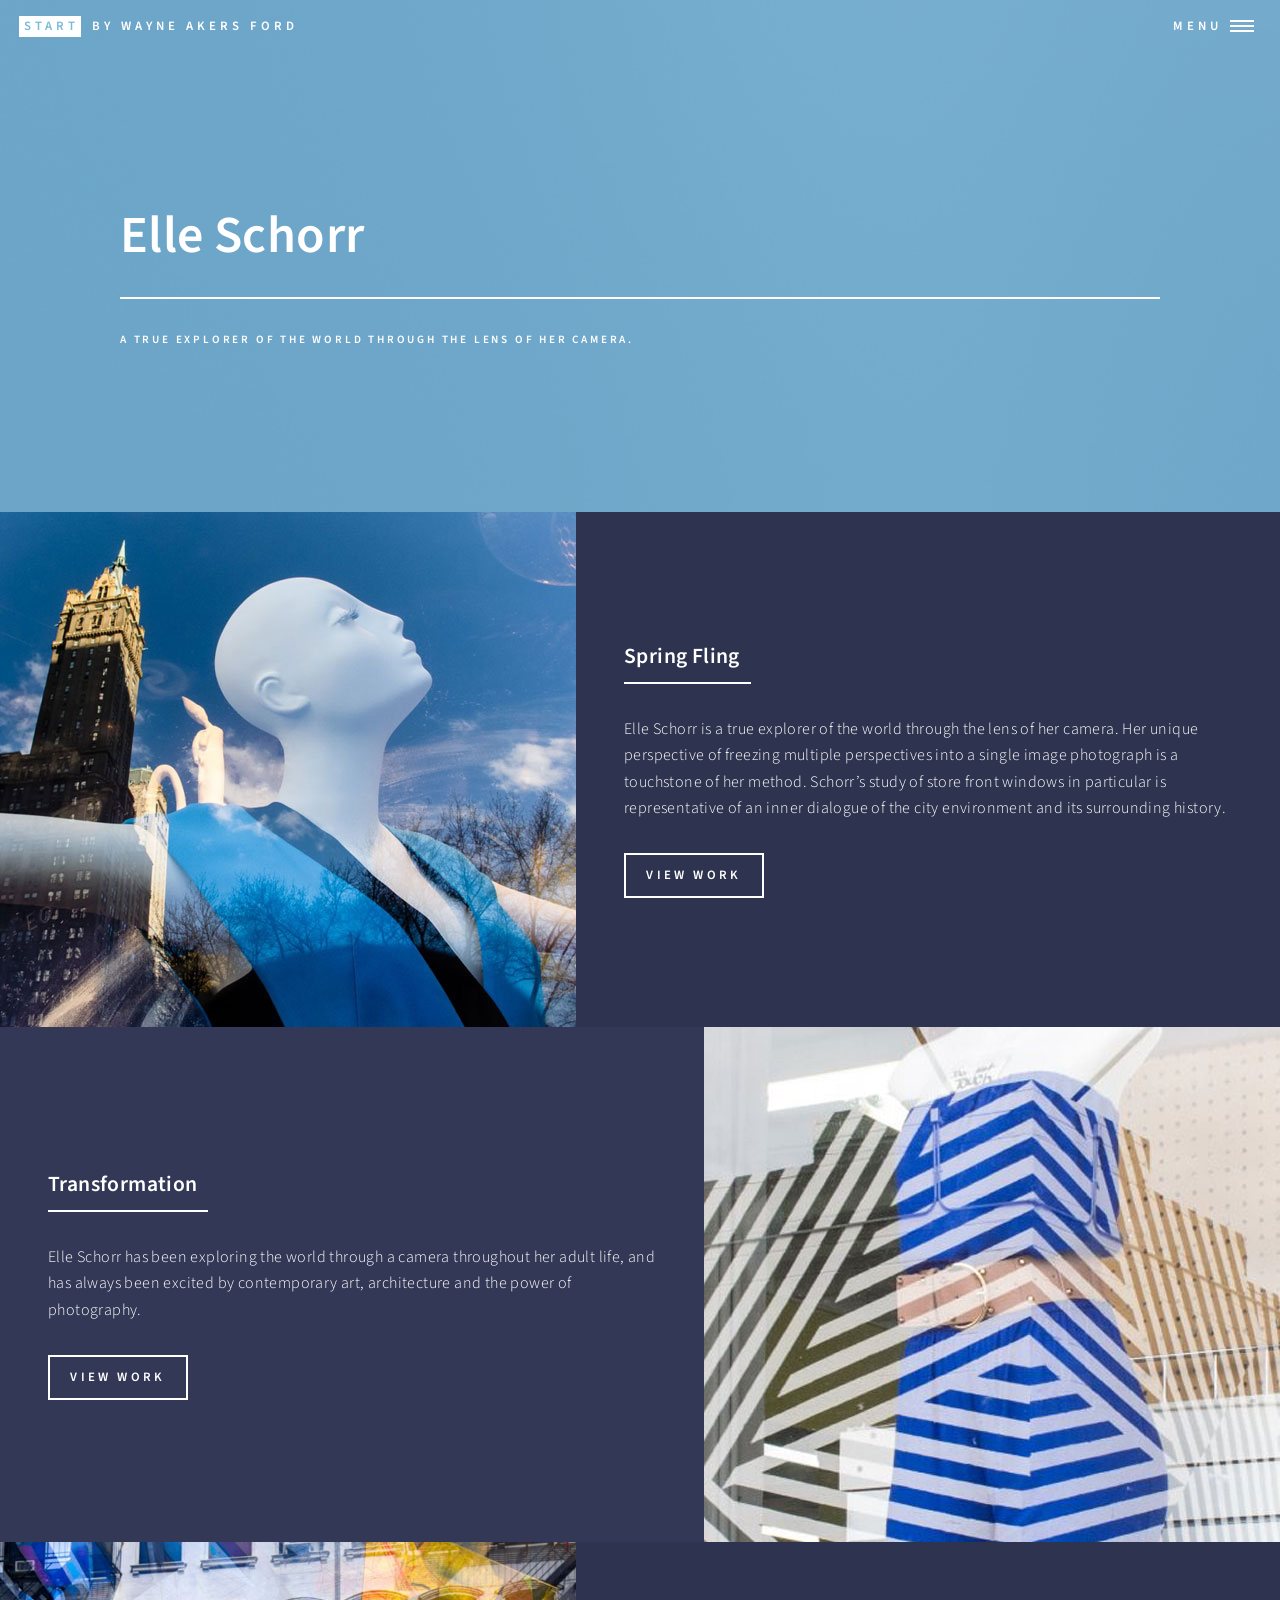
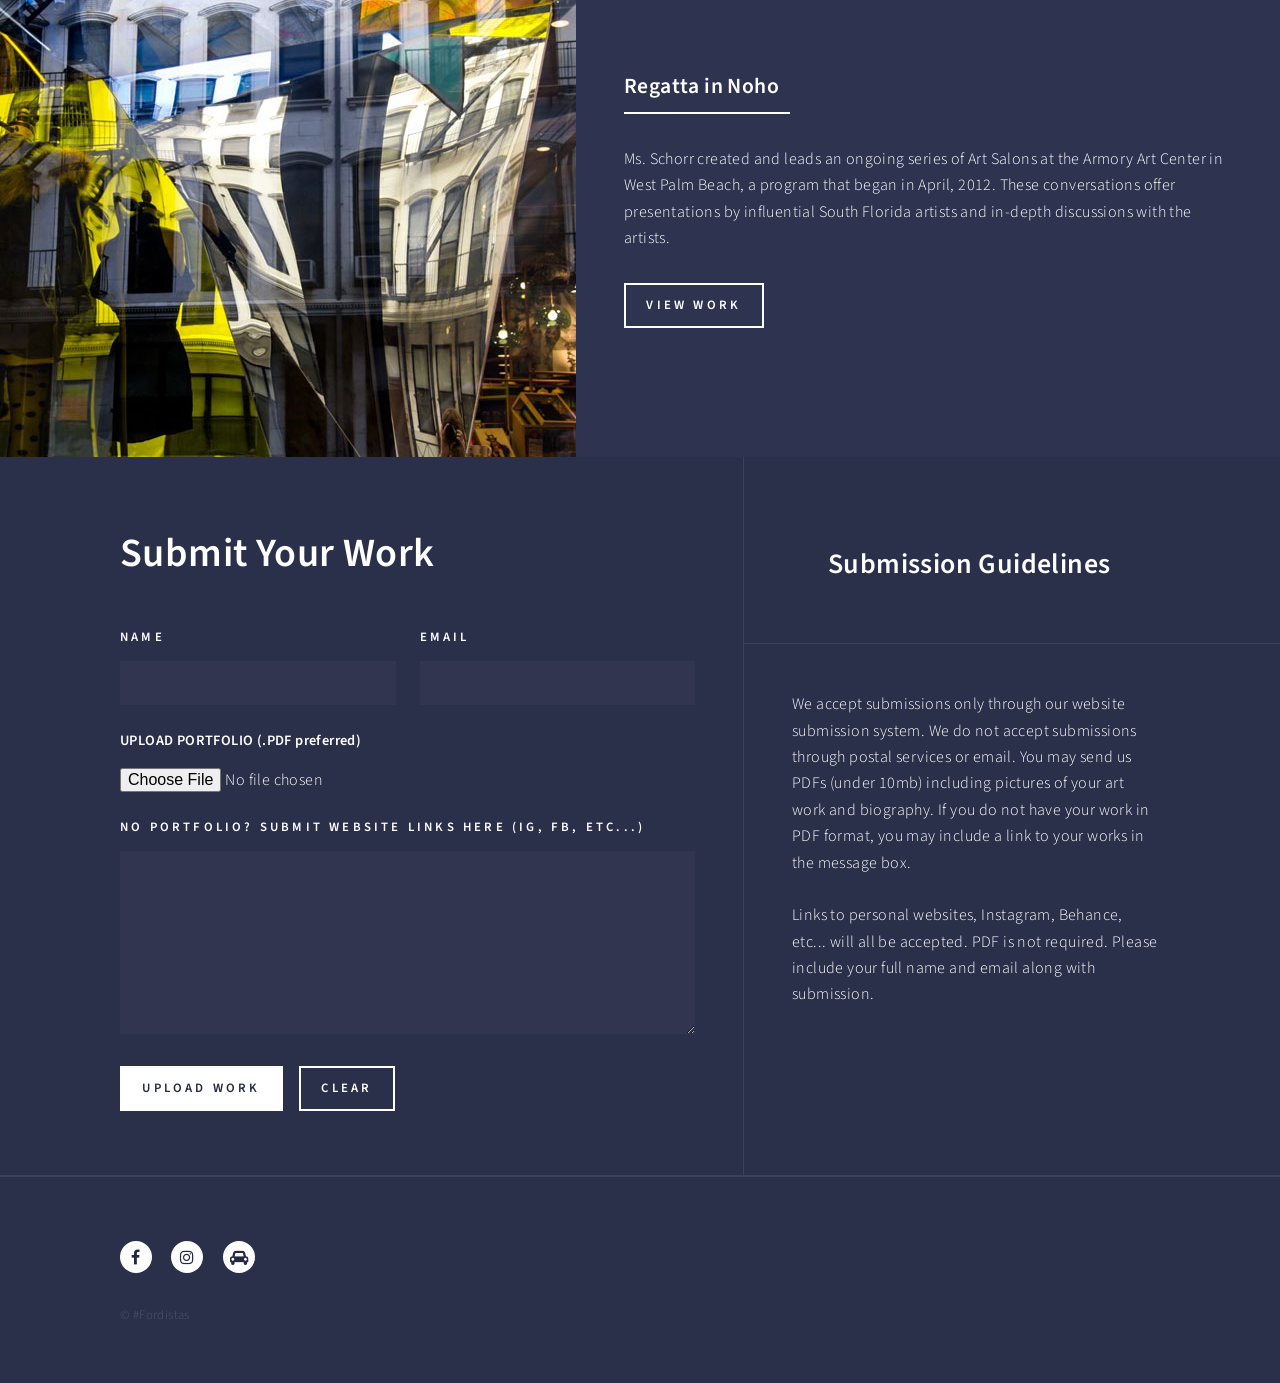
<file: pages/ElleSchorr.html>
<!DOCTYPE HTML>
<!--
	Forty by Pixelarity
	pixelarity.com | hello@pixelarity.com
	License: pixelarity.com/license
-->
<html>
	<head>
		<title>Untitled</title>
		<meta charset="utf-8" />
		<meta name="viewport" content="width=device-width, initial-scale=1, user-scalable=no" />
				<link rel="apple-touch-icon" href="https://i.ibb.co/bJGZDPH/apple-touch-icon.png">
		<link rel="shortcut icon" type="image/png" href="https://i.ibb.co/G7FQJzr/favicon-64.png"/>
		<link rel="stylesheet" href="../assets/css/main.css" />
		<noscript><link rel="stylesheet" href="../assets/css/noscript.css" /></noscript>
		<link rel="stylesheet" href="../assets/css/lightbox.css" />
	</head>
	<body class="is-preload">

		<!-- Wrapper -->
			<div id="wrapper">

				<!-- Header -->
				<!-- Note: The "styleN" class below should match that of the banner element. -->
					<header id="header" class="alt style2">
						<a href="../index.html" class="logo"><strong>START</strong> <span>by Wayne Akers Ford</span></a>
						<nav>
							<a href="#menu">Menu</a>
						</nav>
					</header>

				<!-- Menu -->
					<nav id="menu">
						<ul class="links">
							<li><a href="../index.html">Home</a></li>
							<li><a href="../index.html">Artist Catalogue</a></li>
							<li><a href="FordistasGallery.html" class="scrolly">#Fordistas Gallery</a></li>
<!-- 							<li><a href="#two">#Fordistas Gallery</a></li> -->
<!-- 							<li><a href="elements.html">Elements</a></li>
 -->						</ul>
<!-- 						<ul class="actions stacked">
							<li><a href="#" class="button primary fit">Get Started</a></li>
							<li><a href="#" class="button fit">Log In</a></li>
						</ul> -->
					</nav>

				<!-- Banner -->
				<!-- Note: The "styleN" class below should match that of the header element. -->
					<section id="banner" class="style2">
						<div class="inner">
							<span class="image">
								<img src="../images/pic07.jpg" alt="" />
							</span>
							<header class="major">
								<h1>Elle Schorr</h1>
							</header>
							<div class="content">
								<p>A true explorer of the world through the lens of her camera.</p>
							</div>
						</div>
					</section>

				<!-- Main -->
					<div id="main">

						<!-- One -->
<!-- 							<section id="one">
								<div class="inner">
									<header class="major">
										<h2>Sed amet aliquam</h2>
									</header>
									<p>Nullam et orci eu lorem consequat tincidunt vivamus et sagittis magna sed nunc rhoncus condimentum sem. In efficitur ligula tate urna. Maecenas massa vel lacinia pellentesque lorem ipsum dolor. Nullam et orci eu lorem consequat tincidunt. Vivamus et sagittis libero. Nullam et orci eu lorem consequat tincidunt vivamus et sagittis magna sed nunc rhoncus condimentum sem. In efficitur ligula tate urna.</p>
								</div>
							</section>
 -->
						<!-- Two -->
							<section id="two" class="spotlights">
								<section>
									<a href="" class="image">
										<img src="../images/artist5_01.jpg" alt="" data-position="center center" />
									</a>
									<div class="content">
										<div class="inner">
											<header class="major">
												<h3>Spring Fling</h3>
											</header>
											<p>Elle Schorr is a true explorer of the world through the lens of her camera. Her unique perspective of freezing multiple perspectives into a single image photograph is a touchstone of her method. Schorr’s study of store front windows in particular is representative of an inner dialogue of the city environment and its surrounding history.</p>
											<ul class="actions">
												<li>
													<a href="../images/artist5_01.jpg" class="button" data-title="Spring Fling" data-lightbox="image-1" data-title="My caption">View Work</a>
												</li>
											</ul>
										</div>
									</div>
								</section>

								<section>
									<a href="" class="image">
										<img src="../images/artist5_02.jpg" alt="" data-position="top center" />
									</a>
									<div class="content">
										<div class="inner">
											<header class="major">
												<h3>Transformation</h3>
											</header>
											<p>Elle Schorr has been exploring the world through a camera throughout her adult life, and has always been excited by contemporary art, architecture and the power of photography.</p>
											<ul class="actions">
												<li><a href="../images/artist5_02.jpg" class="button" data-title="Transformation" data-lightbox="image-1" data-title="My caption">View Work</a></li>
											</ul>
										</div>
									</div>
								</section>

								<section>
									<a href="" class="image">
										<img src="../images/artist5_03.jpg" alt="" data-position="25% 25%" />
									</a>
									<div class="content">
										<div class="inner">
											<header class="major">
												<h3>Regatta in Noho</h3>
											</header>
											<p>Ms. Schorr created and leads an ongoing series of Art Salons at the Armory Art Center in West Palm Beach, a program that began in April, 2012. These conversations offer presentations by influential South Florida artists and in-depth discussions with the artists.</p>
											<ul class="actions">
												<li><a href="../images/artist5_03.jpg" class="button" data-title="Regatta in Noho" data-lightbox="image-1" data-title="My caption">View Work</a></li>
											</ul>
										</div>
									</div>
								</section>

							</section>

						<!-- Three -->
<!-- 							<section id="three">
								<div class="inner">
									<header class="major">
										<h2>Massa libero</h2>
									</header>
									<p>Nullam et orci eu lorem consequat tincidunt vivamus et sagittis libero. Mauris aliquet magna magna sed nunc rhoncus pharetra. Pellentesque condimentum sem. In efficitur ligula tate urna. Maecenas laoreet massa vel lacinia pellentesque lorem ipsum dolor. Nullam et orci eu lorem consequat tincidunt. Vivamus et sagittis libero. Mauris aliquet magna magna sed nunc rhoncus amet pharetra et feugiat tempus.</p>
									<ul class="actions">
										<li><a href="" class="button next">Get Started</a></li>
									</ul>
								</div>
							</section>

					</div> -->

				<!-- Contact -->
					<section id="contact">
						<div class="inner">
							<section>
								<form method="post" action="#" netlify>
									<h1>Submit Your Work</h1>
									<div class="fields">
										<div class="field half">
											<label for="name">Name</label>
											<input type="text" name="name" id="name" />
										</div>
										<div class="field half">
											<label for="email">Email</label>
											<input type="text" name="email" id="email" />
										</div>
										<div class="field half"><div class="upload-btn-wrapper">
												<h5>UPLOAD PORTFOLIO (.PDF preferred)</h5>
											<!-- <button class="btn">Upload Your Work</button> -->
											<input type="file" name="myfile" />
										</div></div>
										<div class="field">
											<label for="message">No portfolio? Submit Website Links here (IG, FB, etc...)</label>
											<textarea name="message" id="message" rows="6"></textarea>
										</div>
									</div>
									<ul class="actions">
										<li><input type="submit" value="Upload Work" class="primary" /></li>
										<li><input type="reset" value="Clear" /></li>
									</ul>
								</form>
							</section>
							<section class="split">
								<h2>Submission Guidelines</h2>
								<p>We accept submissions only through our website submission system. We do not accept submissions through postal services or email. You may send us PDFs (under 10mb) including pictures of your art work and biography. If you do not have your work in PDF format, you may include a link to your works in the message box. </br> </br>Links to personal websites, Instagram, Behance, etc... will all be accepted. PDF is not required. Please include your full name and email along with submission.</p>
							</section>
						</div>
					</section>

				<!-- Footer -->
					<footer id="footer">
						<div class="inner">
							<ul class="icons">
<!-- 								<li><a href="#" class="icon alt fa-twitter"><span class="label">Twitter</span></a></li>
 -->							<li><a href="https://www.facebook.com/wayneakersford/" class="icon alt fa-facebook"><span class="label">Facebook</span></a></li>
								<li><a href="https://www.instagram.com/wayneakersford/" class="icon alt fa-instagram"><span class="label">Instagram</span></a></li>
								<li><a href="http://wayneakersford.com" class="icon alt fa-car"><span class="label">Wayne Akers Ford</span></a></li>
							</ul>
							<ul class="copyright">
								<li>&copy; #Fordistas</li>
							</ul>
						</div>
					</footer>

			</div>

		<!-- Scripts -->
			<script src="../assets/js/jquery.min.js"></script>
			<script src="../assets/js/jquery.scrolly.min.js"></script>
			<script src="../assets/js/jquery.scrollex.min.js"></script>
			<script src="../assets/js/browser.min.js"></script>
			<script src="../assets/js/lightbox.js"></script>
			<script src="../assets/js/breakpoints.min.js"></script>
			<script src="../assets/js/util.js"></script>
			<script src="../assets/js/main.js"></script>

	</body>
</html>
</file>
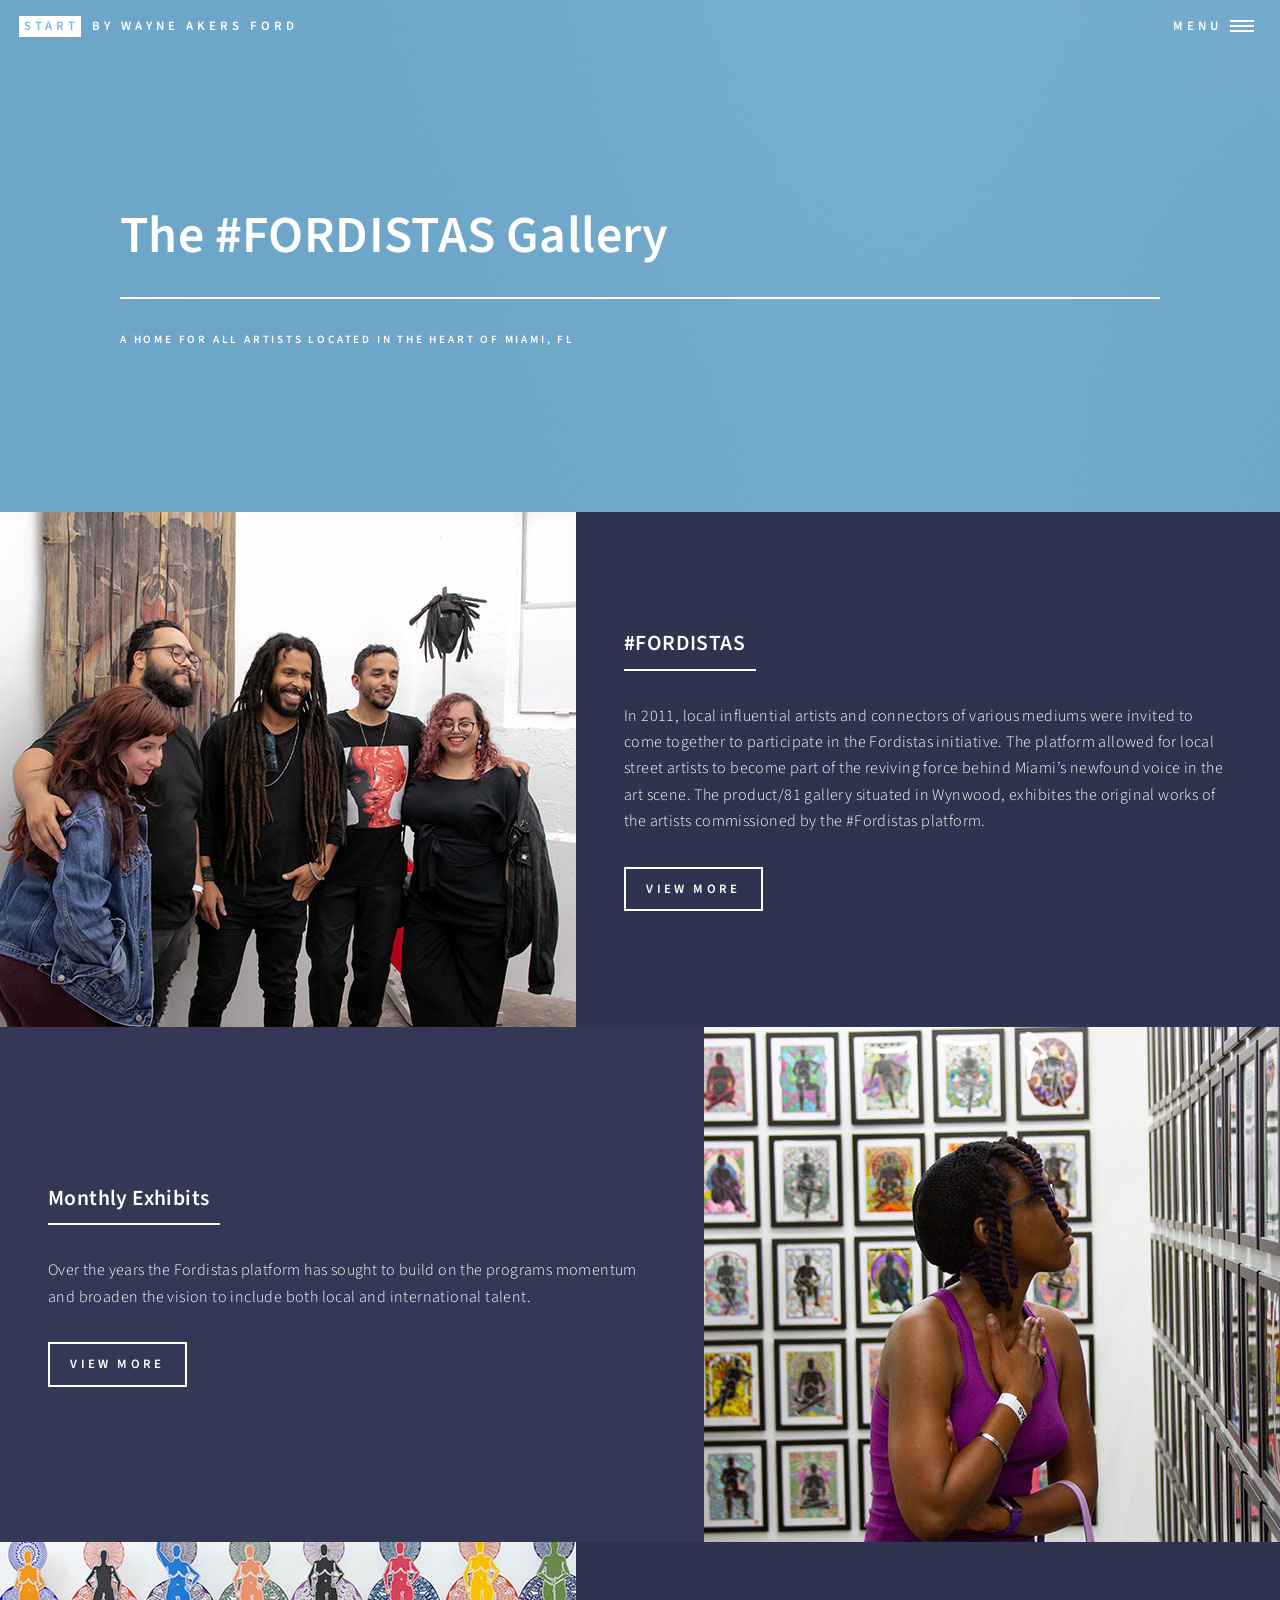
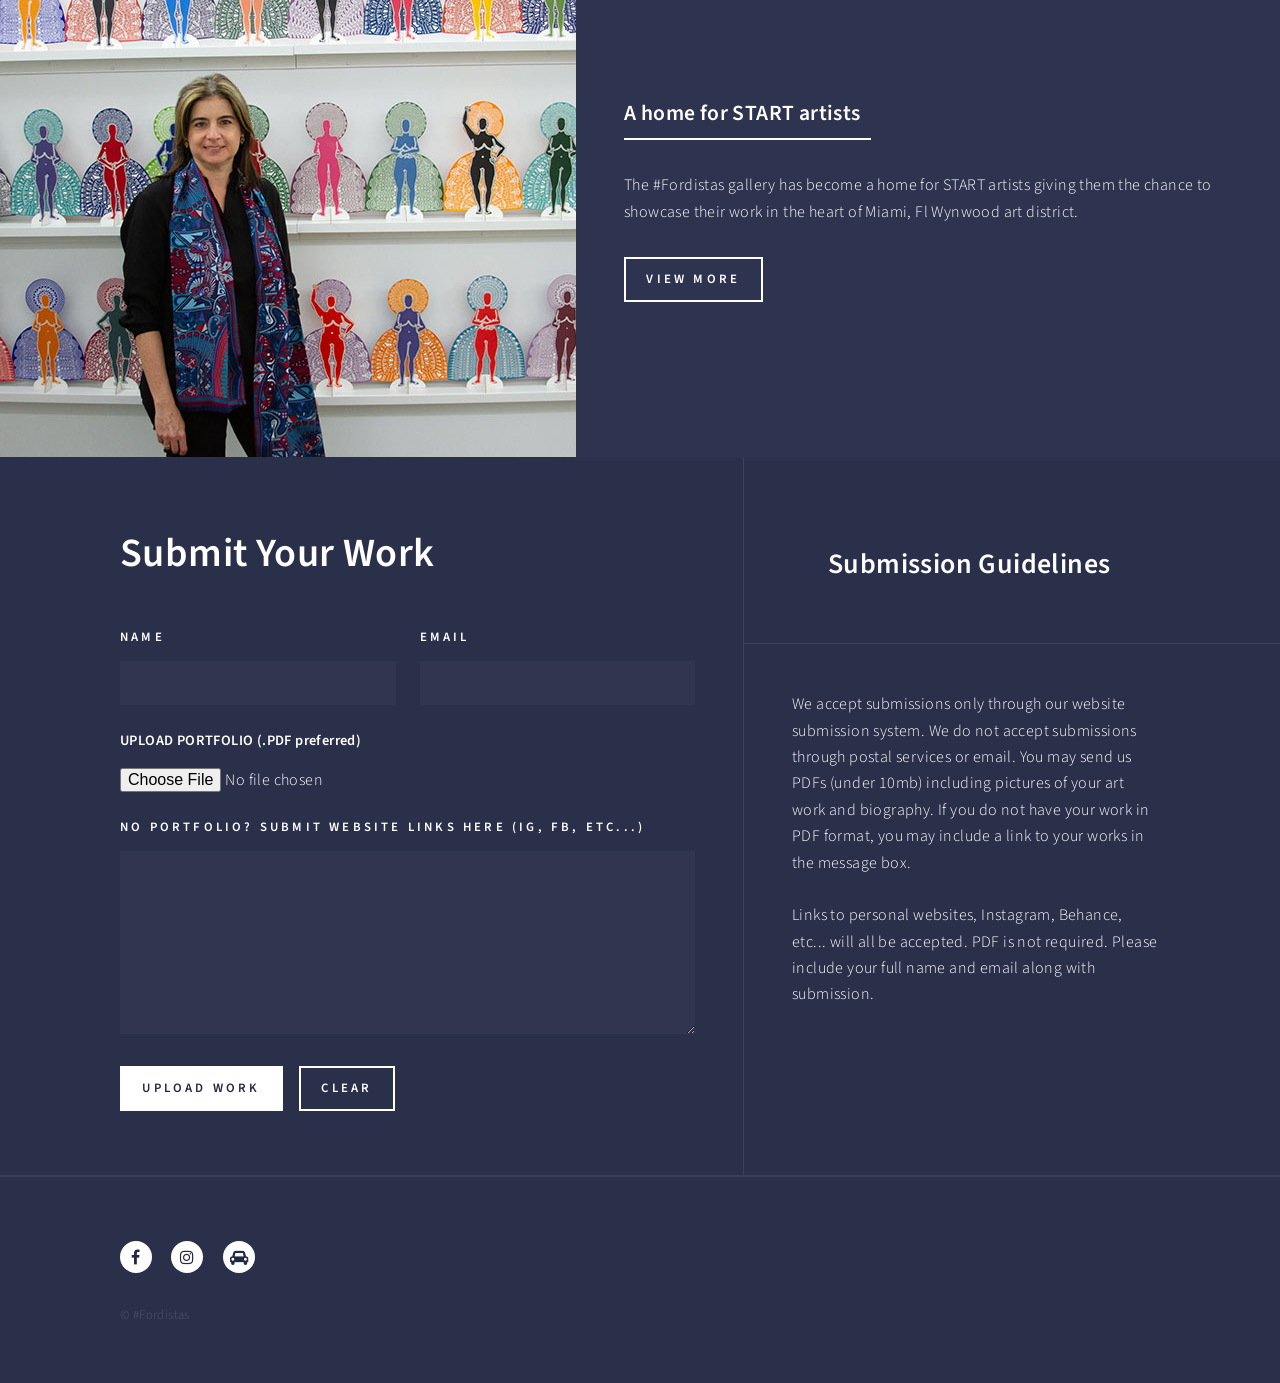
<file: pages/FordistasGallery.html>
<!DOCTYPE HTML>
<!--
	Forty by Pixelarity
	pixelarity.com | hello@pixelarity.com
	License: pixelarity.com/license
-->
<html>
	<head>
		<title>START</title>
		<meta charset="utf-8" />
		<meta name="viewport" content="width=device-width, initial-scale=1, user-scalable=no" />
		<link rel="apple-touch-icon" href="https://i.ibb.co/bJGZDPH/apple-touch-icon.png">
		<link rel="shortcut icon" type="image/png" href="https://i.ibb.co/G7FQJzr/favicon-64.png"/>
		<link rel="stylesheet" href="../assets/css/main.css" />
		<noscript><link rel="stylesheet" href="../assets/css/noscript.css" /></noscript>
		<link rel="stylesheet" href="../assets/css/lightbox.css" />
	</head>
	<body class="is-preload">

		<!-- Wrapper -->
			<div id="wrapper">

				<!-- Header -->
				<!-- Note: The "styleN" class below should match that of the banner element. -->
					<header id="header" class="alt style2">
						<a href="../index.html" class="logo"><strong>START</strong> <span>by Wayne Akers Ford</span></a>
						<nav>
							<a href="#menu">Menu</a>
						</nav>
					</header>

				<!-- Menu -->
					<nav id="menu">
						<ul class="links">
							<li><a href="../index.html">Home</a></li>
							<li><a href="../index.html">Artist Catalogue</a></li>
							<li><a href="FordistasGallery.html" class="scrolly">#Fordistas Gallery</a></li>
<!-- 							<li><a href="#two">#Fordistas Gallery</a></li> -->
<!-- 							<li><a href="elements.html">Elements</a></li>
 -->						</ul>
<!-- 						<ul class="actions stacked">
							<li><a href="#" class="button primary fit">Get Started</a></li>
							<li><a href="#" class="button fit">Log In</a></li>
						</ul> -->
					</nav>

				<!-- Banner -->
				<!-- Note: The "styleN" class below should match that of the header element. -->
					<section id="banner" class="style2">
						<div class="inner">
							<span class="image">
								<img src="../images/pic07.jpg" alt="" />
							</span>
							<header class="major">
								<h1>The #FORDISTAS Gallery</h1>
							</header>
							<div class="content">
								<p>A home for all artists located in the heart of Miami, Fl</p>
							</div>
						</div>
					</section>

				<!-- Main -->
					<div id="main">

						<!-- One -->
<!-- 							<section id="one">
								<div class="inner">
									<header class="major">
										<h2>Sed amet aliquam</h2>
									</header>
									<p>Nullam et orci eu lorem consequat tincidunt vivamus et sagittis magna sed nunc rhoncus condimentum sem. In efficitur ligula tate urna. Maecenas massa vel lacinia pellentesque lorem ipsum dolor. Nullam et orci eu lorem consequat tincidunt. Vivamus et sagittis libero. Nullam et orci eu lorem consequat tincidunt vivamus et sagittis magna sed nunc rhoncus condimentum sem. In efficitur ligula tate urna.</p>
								</div>
							</section>
 -->
						<!-- Two -->
							<section id="two" class="spotlights">
								<section>
									<a href="" class="image">
										<img src="../images/fordistas_01.jpg" alt="" data-position="center center" />
									</a>
									<div class="content">
										<div class="inner">
											<header class="major">
												<h3>#FORDISTAS</h3>
											</header>
											<p>In 2011, local influential artists and connectors of various mediums were invited to come together to participate in the Fordistas initiative. The platform allowed for local street artists to become part of the reviving force behind Miami’s newfound voice in the art scene. The product/81 gallery situated in Wynwood, exhibites the original works of the artists commissioned by the #Fordistas platform.</p>
											<ul class="actions">
												<li>
													<a href="../images/fordistas_04.jpg" class="button" data-title="#FORDISTAS" data-lightbox="image-1" data-title="My caption">View More</a>
												</li>
											</ul>
										</div>
									</div>
								</section>

								<section>
									<a href="" class="image">
										<img src="../images/fordistas_02.jpg" alt="" data-position="top center" />
									</a>
									<div class="content">
										<div class="inner">
											<header class="major">
												<h3>Monthly Exhibits</h3>
											</header>
											<p>Over the years the Fordistas platform has sought to build on the programs momentum and broaden the vision to include both local and international talent. </p>
											<ul class="actions">
												<li><a href="../images/fordistas_05.jpg" class="button" data-title="#FORDISTAS" data-lightbox="image-1" data-title="My caption">View More</a></li>
											</ul>
										</div>
									</div>
								</section>

								<section>
									<a href="" class="image">
										<img src="../images/fordistas_03.jpg" alt="" data-position="25% 25%" />
									</a>
									<div class="content">
										<div class="inner">
											<header class="major">
												<h3>A home for START artists</h3>
											</header>
											<p>The #Fordistas gallery has become a home for START artists giving them the chance to showcase their work in the heart of Miami, Fl Wynwood art district.</p>
											<ul class="actions">
												<li><a href="../images/fordistas_06.jpg" class="button" data-title="#FORDISTAS" data-lightbox="image-1" data-title="My caption">View More</a></li>
											</ul>
										</div>
									</div>
								</section>

							</section>

						<!-- Three -->
<!-- 							<section id="three">
								<div class="inner">
									<header class="major">
										<h2>Massa libero</h2>
									</header>
									<p>Nullam et orci eu lorem consequat tincidunt vivamus et sagittis libero. Mauris aliquet magna magna sed nunc rhoncus pharetra. Pellentesque condimentum sem. In efficitur ligula tate urna. Maecenas laoreet massa vel lacinia pellentesque lorem ipsum dolor. Nullam et orci eu lorem consequat tincidunt. Vivamus et sagittis libero. Mauris aliquet magna magna sed nunc rhoncus amet pharetra et feugiat tempus.</p>
									<ul class="actions">
										<li><a href="" class="button next">Get Started</a></li>
									</ul>
								</div>
							</section>

					</div> -->

				<!-- Contact -->
					<section id="contact">
						<div class="inner">
							<section>
								<form method="post" action="#" netlify>
									<h1>Submit Your Work</h1>
									<div class="fields">
										<div class="field half">
											<label for="name">Name</label>
											<input type="text" name="name" id="name" />
										</div>
										<div class="field half">
											<label for="email">Email</label>
											<input type="text" name="email" id="email" />
										</div>
										<div class="field half"><div class="upload-btn-wrapper">
												<h5>UPLOAD PORTFOLIO (.PDF preferred)</h5>
											<!-- <button class="btn">Upload Your Work</button> -->
											<input type="file" name="myfile" />
										</div></div>
										<div class="field">
											<label for="message">No portfolio? Submit Website Links here (IG, FB, etc...)</label>
											<textarea name="message" id="message" rows="6"></textarea>
										</div>
									</div>
									<ul class="actions">
										<li><input type="submit" value="Upload Work" class="primary" /></li>
										<li><input type="reset" value="Clear" /></li>
									</ul>
								</form>
							</section>
							<section class="split">
								<h2>Submission Guidelines</h2>
								<p>We accept submissions only through our website submission system. We do not accept submissions through postal services or email. You may send us PDFs (under 10mb) including pictures of your art work and biography. If you do not have your work in PDF format, you may include a link to your works in the message box. </br> </br>Links to personal websites, Instagram, Behance, etc... will all be accepted. PDF is not required. Please include your full name and email along with submission.</p>
							</section>
						</div>
					</section>

				<!-- Footer -->
					<footer id="footer">
						<div class="inner">
							<ul class="icons">
<!-- 								<li><a href="#" class="icon alt fa-twitter"><span class="label">Twitter</span></a></li>
 -->							<li><a href="https://www.facebook.com/wayneakersford/" class="icon alt fa-facebook"><span class="label">Facebook</span></a></li>
								<li><a href="https://www.instagram.com/wayneakersford/" class="icon alt fa-instagram"><span class="label">Instagram</span></a></li>
								<li><a href="http://wayneakersford.com" class="icon alt fa-car"><span class="label">Wayne Akers Ford</span></a></li>
							</ul>
							<ul class="copyright">
								<li>&copy; #Fordistas</li>
							</ul>
						</div>
					</footer>

			</div>

		<!-- Scripts -->
			<script src="../assets/js/jquery.min.js"></script>
			<script src="../assets/js/jquery.scrolly.min.js"></script>
			<script src="../assets/js/jquery.scrollex.min.js"></script>
			<script src="../assets/js/browser.min.js"></script>
			<script src="../assets/js/lightbox.js"></script>
			<script src="../assets/js/breakpoints.min.js"></script>
			<script src="../assets/js/util.js"></script>
			<script src="../assets/js/main.js"></script>

	</body>
</html>
</file>
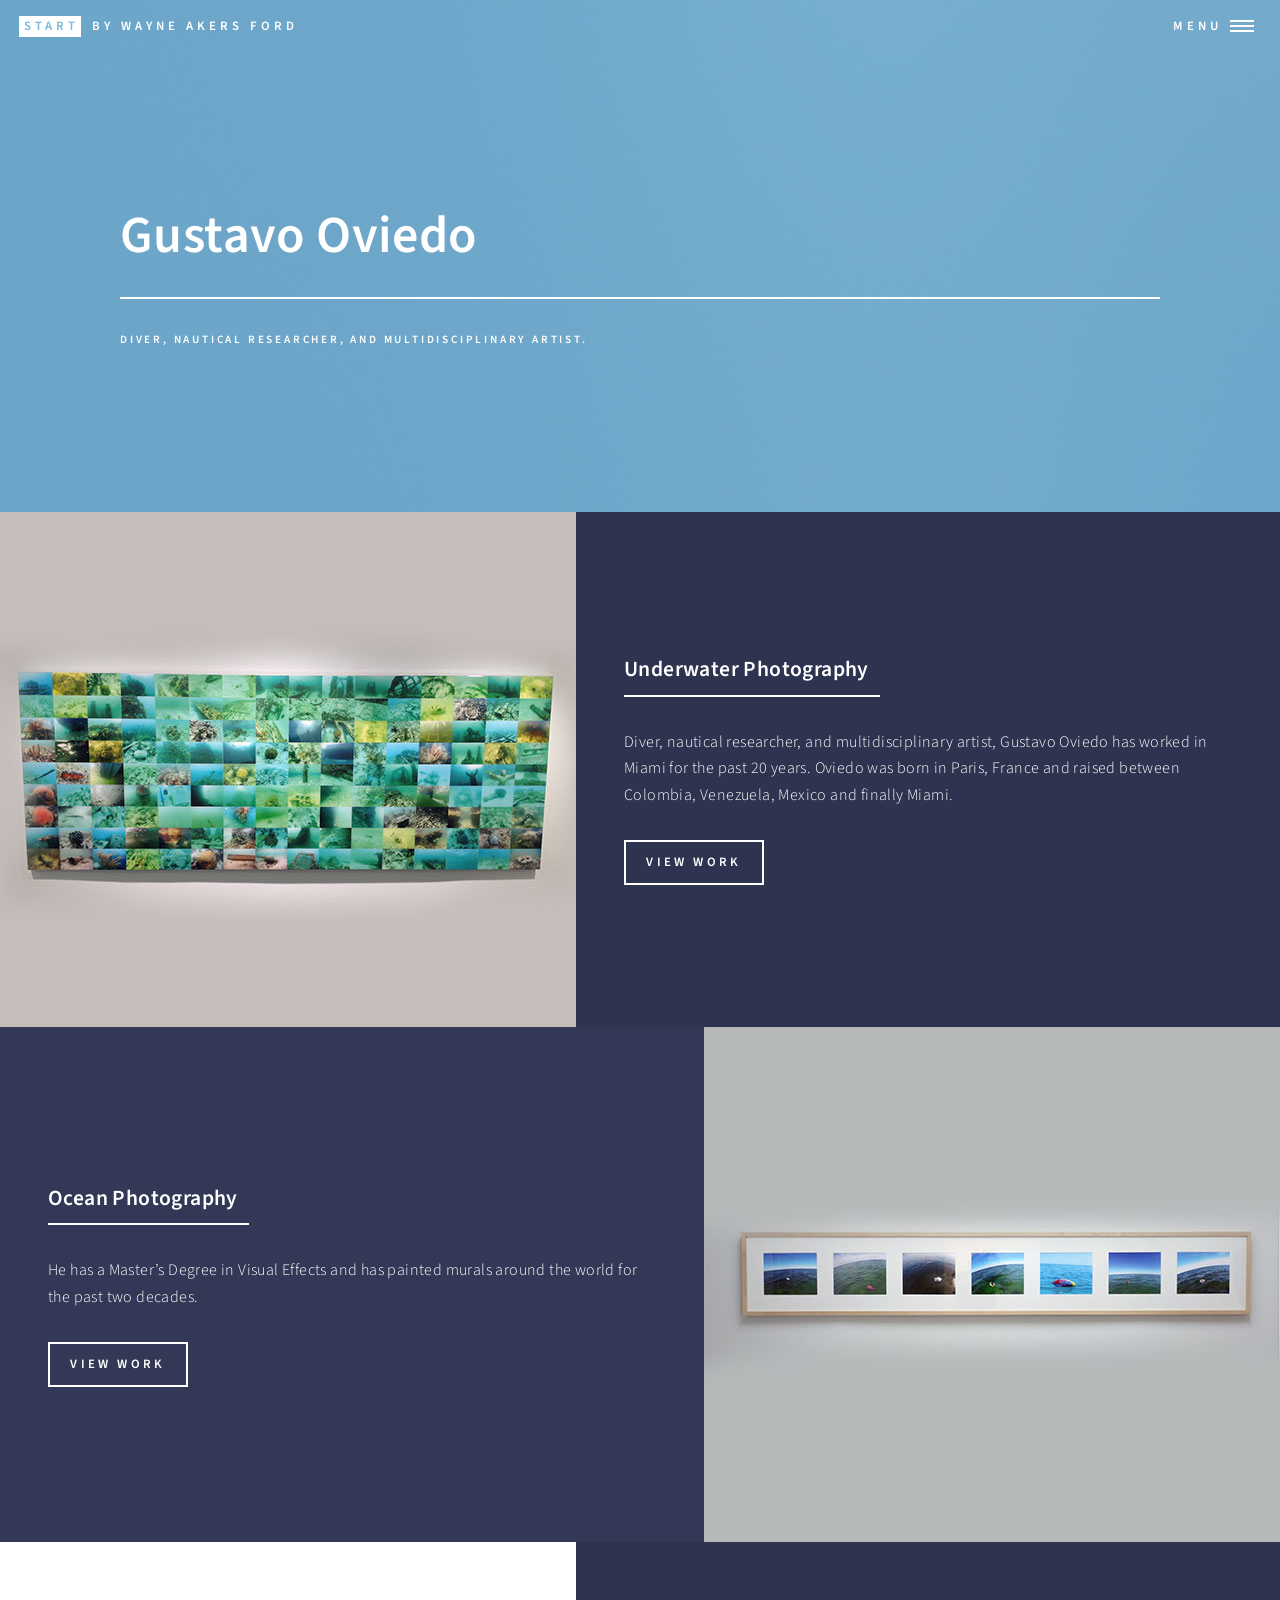
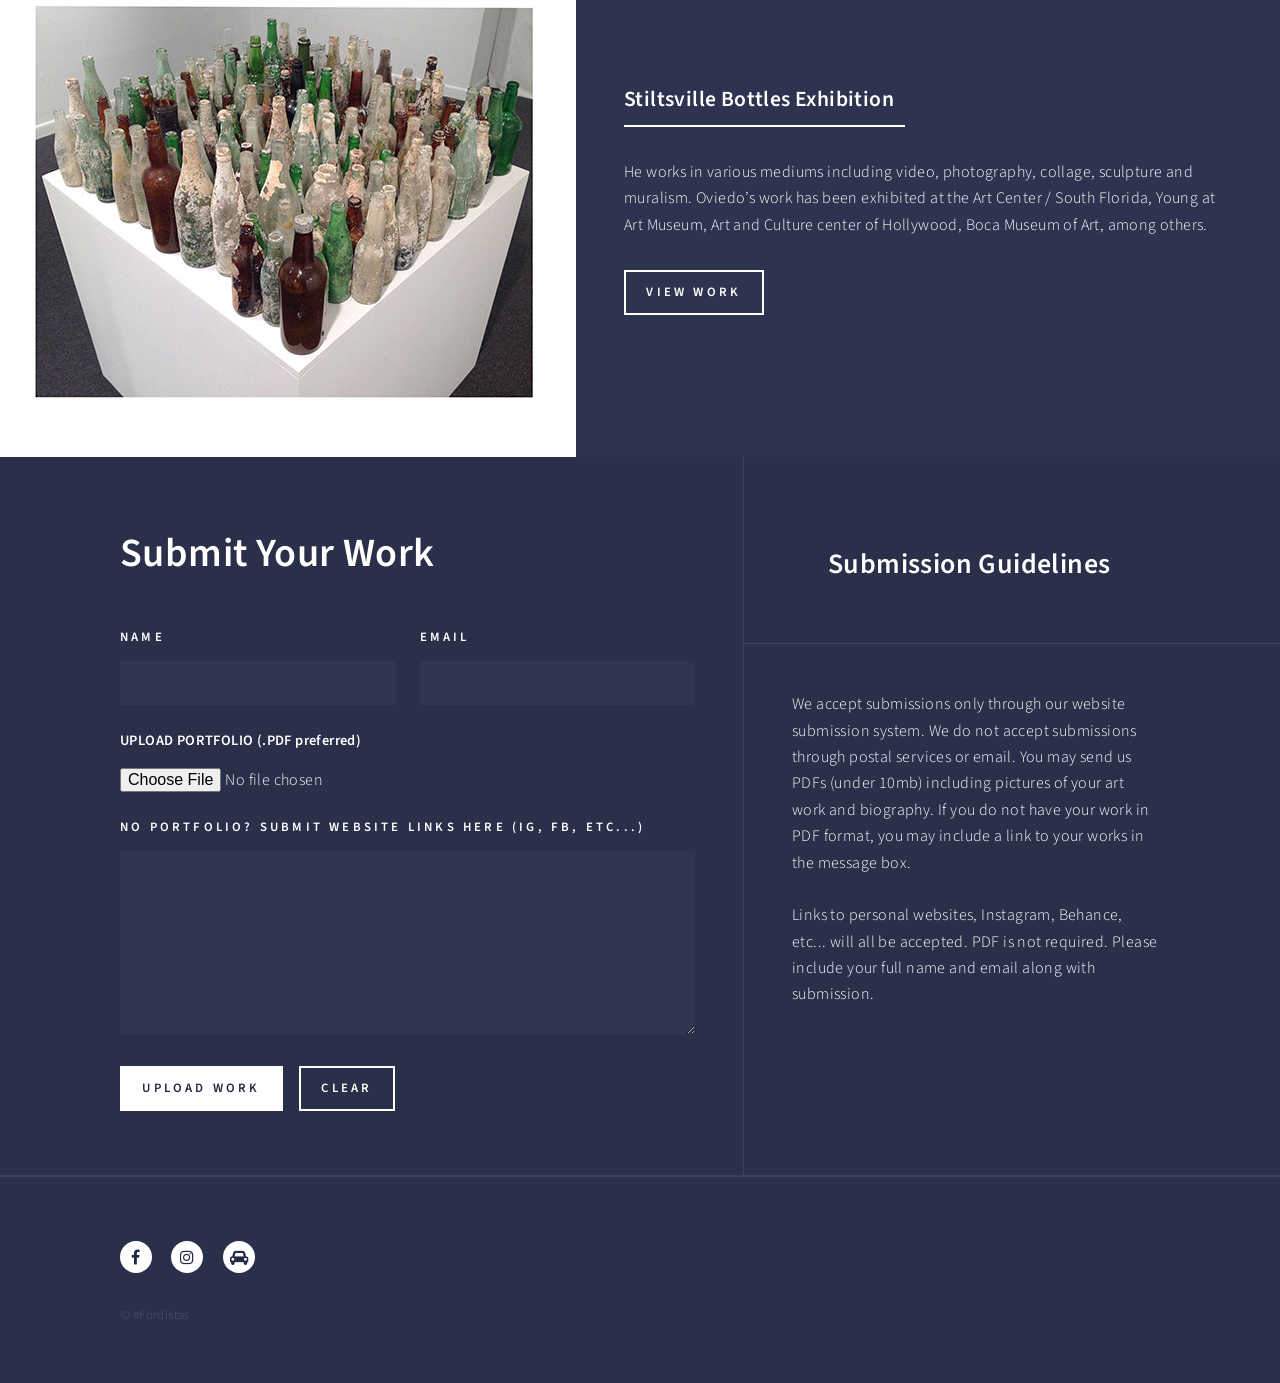
<file: pages/GustavoOviiedo.html>
<!DOCTYPE HTML>
<!--
	Forty by Pixelarity
	pixelarity.com | hello@pixelarity.com
	License: pixelarity.com/license
-->
<html>
	<head>
		<title>START</title>
		<meta charset="utf-8" />
		<meta name="viewport" content="width=device-width, initial-scale=1, user-scalable=no" />
		<link rel="stylesheet" href="../assets/css/main.css" />
		<link rel="apple-touch-icon" href="https://i.ibb.co/bJGZDPH/apple-touch-icon.png">
		<link rel="shortcut icon" type="image/png" href="https://i.ibb.co/G7FQJzr/favicon-64.png"/>
		<noscript><link rel="stylesheet" href="../assets/css/noscript.css" /></noscript>
		<link rel="stylesheet" href="../assets/css/lightbox.css" />
	</head>
	<body class="is-preload">

		<!-- Wrapper -->
			<div id="wrapper">

				<!-- Header -->
				<!-- Note: The "styleN" class below should match that of the banner element. -->
					<header id="header" class="alt style2">
						<a href="../index.html" class="logo"><strong>START</strong> <span>by Wayne Akers Ford</span></a>
						<nav>
							<a href="#menu">Menu</a>
						</nav>
					</header>

				<!-- Menu -->
					<nav id="menu">
						<ul class="links">
							<li><a href="../index.html">Home</a></li>
							<li><a href="../index.html">Artist Catalogue</a></li>
							<li><a href="FordistasGallery.html" class="scrolly">#Fordistas Gallery</a></li>
<!-- 							<li><a href="#two">#Fordistas Gallery</a></li> -->
<!-- 							<li><a href="elements.html">Elements</a></li>
 -->						</ul>
<!-- 						<ul class="actions stacked">
							<li><a href="#" class="button primary fit">Get Started</a></li>
							<li><a href="#" class="button fit">Log In</a></li>
						</ul> -->
					</nav>

				<!-- Banner -->
				<!-- Note: The "styleN" class below should match that of the header element. -->
					<section id="banner" class="style2">
						<div class="inner">
							<span class="image">
								<img src="../images/pic07.jpg" alt="" />
							</span>
							<header class="major">
								<h1>Gustavo Oviedo</h1>
							</header>
							<div class="content">
								<p>Diver, nautical researcher, and multidisciplinary artist.</p>
							</div>
						</div>
					</section>

				<!-- Main -->
					<div id="main">

						<!-- One -->
<!-- 							<section id="one">
								<div class="inner">
									<header class="major">
										<h2>Sed amet aliquam</h2>
									</header>
									<p>Nullam et orci eu lorem consequat tincidunt vivamus et sagittis magna sed nunc rhoncus condimentum sem. In efficitur ligula tate urna. Maecenas massa vel lacinia pellentesque lorem ipsum dolor. Nullam et orci eu lorem consequat tincidunt. Vivamus et sagittis libero. Nullam et orci eu lorem consequat tincidunt vivamus et sagittis magna sed nunc rhoncus condimentum sem. In efficitur ligula tate urna.</p>
								</div>
							</section>
 -->
						<!-- Two -->
							<section id="two" class="spotlights">
								<section>
									<a href="" class="image">
										<img src="../images/artist2_01_nov.jpg" alt="" data-position="center center" />
									</a>
									<div class="content">
										<div class="inner">
											<header class="major">
												<h3>Underwater Photography</h3>
											</header>
											<p>Diver, nautical researcher, and multidisciplinary artist, Gustavo Oviedo has worked in Miami for the past 20 years. Oviedo was born in Paris, France and raised between Colombia, Venezuela, Mexico and finally Miami.</p>
											<ul class="actions">
												<li>
													<a href="../images/artist2_01_nov.jpg" class="button" data-title="Underwater Photography" data-lightbox="image-1" data-title="My caption">View Work</a>
												</li>
											</ul>
										</div>
									</div>
								</section>

								<section>
									<a href="" class="image">
										<img src="../images/artist2_02_nov.jpg" alt="" data-position="top center" />
									</a>
									<div class="content">
										<div class="inner">
											<header class="major">
												<h3>Ocean Photography</h3>
											</header>
											<p> He has a Master’s Degree in Visual Effects and has painted murals around the world for the past two decades.</p>
											<ul class="actions">
												<li><a href="../images/artist2_02_nov.jpg" class="button" data-title="Ocean Photography" data-lightbox="image-1" data-title="My caption">View Work</a></li>
											</ul>
										</div>
									</div>
								</section>

								<section>
									<a href="" class="image">
										<img src="../images/artist2_03_nov.jpg" alt="" data-position="25% 25%" />
									</a>
									<div class="content">
										<div class="inner">
											<header class="major">
												<h3>Stiltsville Bottles Exhibition</h3>
											</header>
											<p>He works in various mediums including video, photography, collage, sculpture and muralism. Oviedo’s work has been exhibited at the Art Center / South Florida, Young at Art Museum, Art and Culture center of Hollywood, Boca Museum of Art, among others.</p>
											<ul class="actions">
												<li><a href="../images/artist2_03_nov.jpg" class="button" data-title="Stiltsville Bottles Exhibition" data-lightbox="image-1" data-title="My caption">View Work</a></li>
											</ul>
										</div>
									</div>
								</section>

							</section>

						<!-- Three -->
<!-- 							<section id="three">
								<div class="inner">
									<header class="major">
										<h2>Massa libero</h2>
									</header>
									<p>Nullam et orci eu lorem consequat tincidunt vivamus et sagittis libero. Mauris aliquet magna magna sed nunc rhoncus pharetra. Pellentesque condimentum sem. In efficitur ligula tate urna. Maecenas laoreet massa vel lacinia pellentesque lorem ipsum dolor. Nullam et orci eu lorem consequat tincidunt. Vivamus et sagittis libero. Mauris aliquet magna magna sed nunc rhoncus amet pharetra et feugiat tempus.</p>
									<ul class="actions">
										<li><a href="" class="button next">Get Started</a></li>
									</ul>
								</div>
							</section>

					</div> -->

				<!-- Contact -->
					<section id="contact">
						<div class="inner">
							<section>
								<form method="post" action="#" netlify>
									<h1>Submit Your Work</h1>
									<div class="fields">
										<div class="field half">
											<label for="name">Name</label>
											<input type="text" name="name" id="name" />
										</div>
										<div class="field half">
											<label for="email">Email</label>
											<input type="text" name="email" id="email" />
										</div>
										<div class="field half"><div class="upload-btn-wrapper">
												<h5>UPLOAD PORTFOLIO (.PDF preferred)</h5>
											<!-- <button class="btn">Upload Your Work</button> -->
											<input type="file" name="myfile" />
										</div></div>
										<div class="field">
											<label for="message">No portfolio? Submit Website Links here (IG, FB, etc...)</label>
											<textarea name="message" id="message" rows="6"></textarea>
										</div>
									</div>
									<ul class="actions">
										<li><input type="submit" value="Upload Work" class="primary" /></li>
										<li><input type="reset" value="Clear" /></li>
									</ul>
								</form>
							</section>
							<section class="split">
								<h2>Submission Guidelines</h2>
								<p>We accept submissions only through our website submission system. We do not accept submissions through postal services or email. You may send us PDFs (under 10mb) including pictures of your art work and biography. If you do not have your work in PDF format, you may include a link to your works in the message box. </br> </br>Links to personal websites, Instagram, Behance, etc... will all be accepted. PDF is not required. Please include your full name and email along with submission.</p>
							</section>
						</div>
					</section>

				<!-- Footer -->
					<footer id="footer">
						<div class="inner">
							<ul class="icons">
<!-- 								<li><a href="#" class="icon alt fa-twitter"><span class="label">Twitter</span></a></li>
 -->							<li><a href="https://www.facebook.com/wayneakersford/" class="icon alt fa-facebook"><span class="label">Facebook</span></a></li>
								<li><a href="https://www.instagram.com/wayneakersford/" class="icon alt fa-instagram"><span class="label">Instagram</span></a></li>
								<li><a href="http://wayneakersford.com" class="icon alt fa-car"><span class="label">Wayne Akers Ford</span></a></li>
							</ul>
							<ul class="copyright">
								<li>&copy; #Fordistas</li>
							</ul>
						</div>
					</footer>

			</div>

		<!-- Scripts -->
			<script src="../assets/js/jquery.min.js"></script>
			<script src="../assets/js/jquery.scrolly.min.js"></script>
			<script src="../assets/js/jquery.scrollex.min.js"></script>
			<script src="../assets/js/browser.min.js"></script>
			<script src="../assets/js/lightbox.js"></script>
			<script src="../assets/js/breakpoints.min.js"></script>
			<script src="../assets/js/util.js"></script>
			<script src="../assets/js/main.js"></script>

	</body>
</html>
</file>
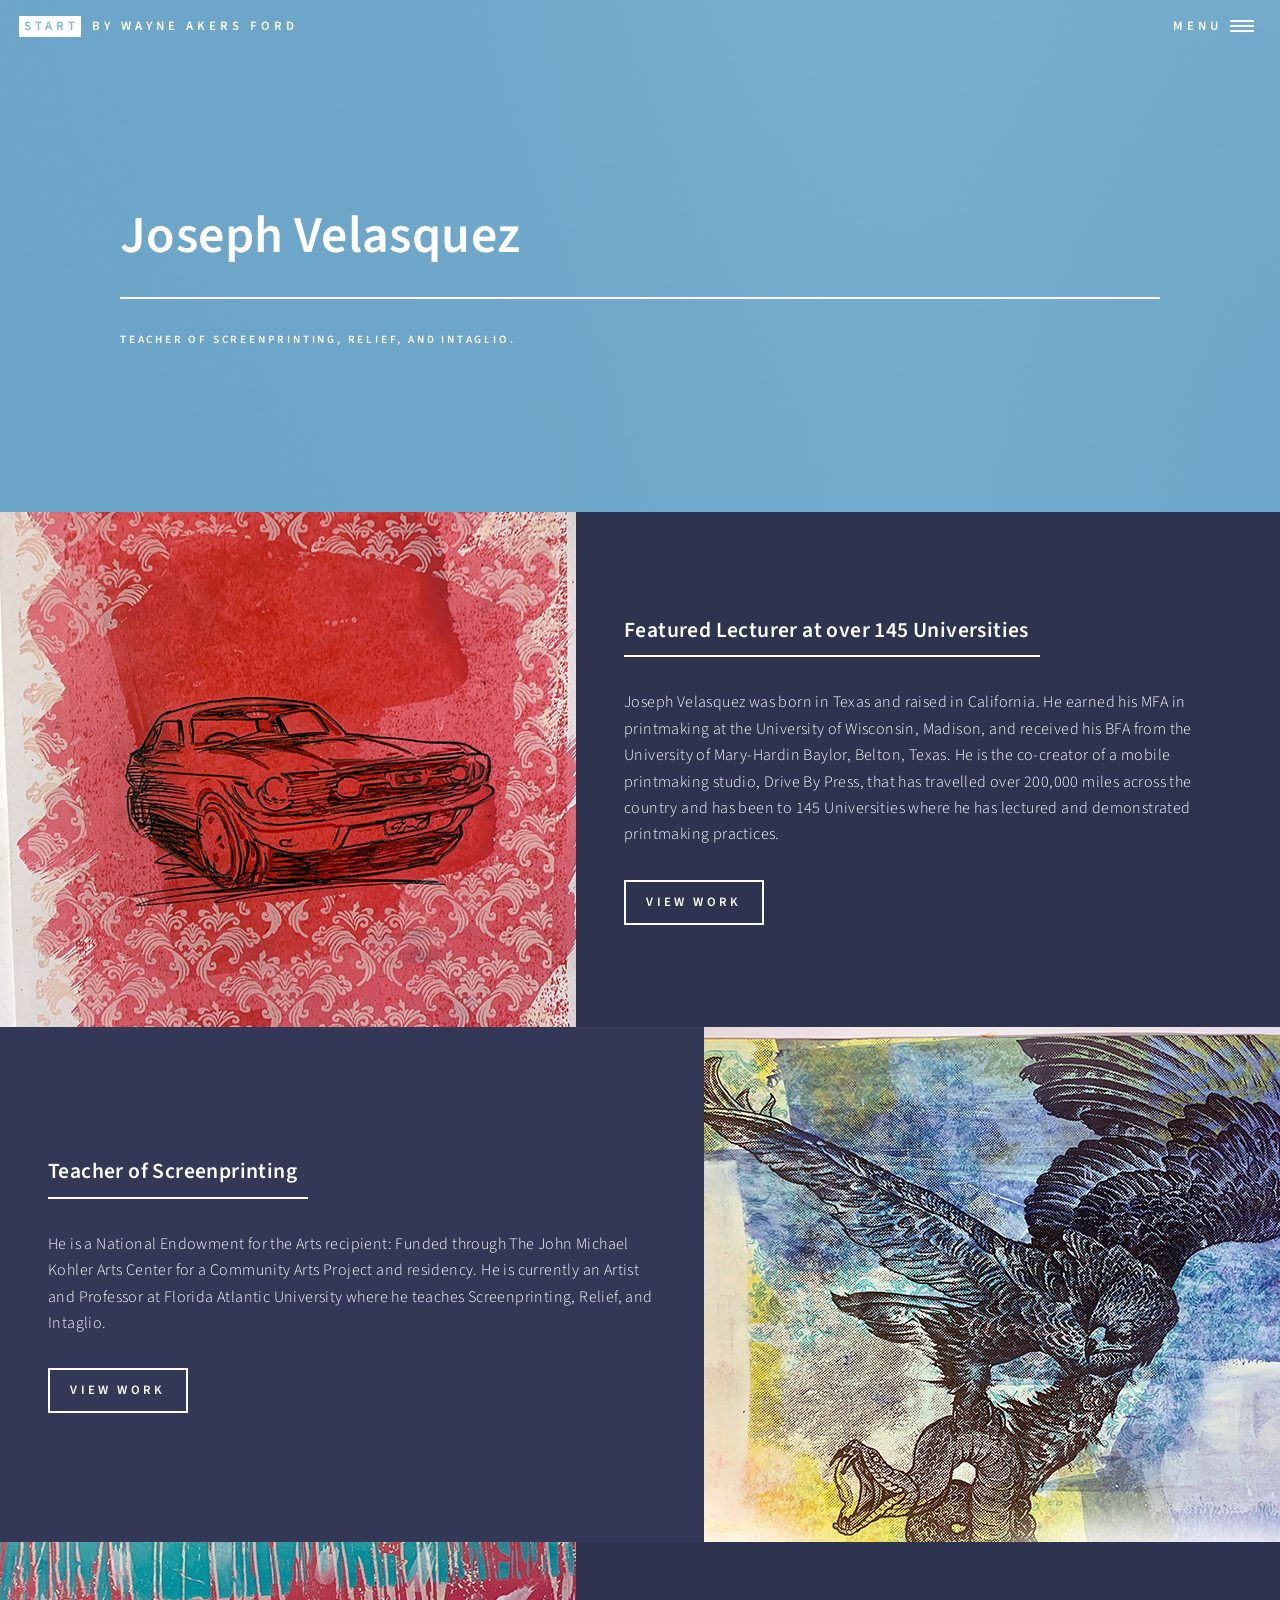
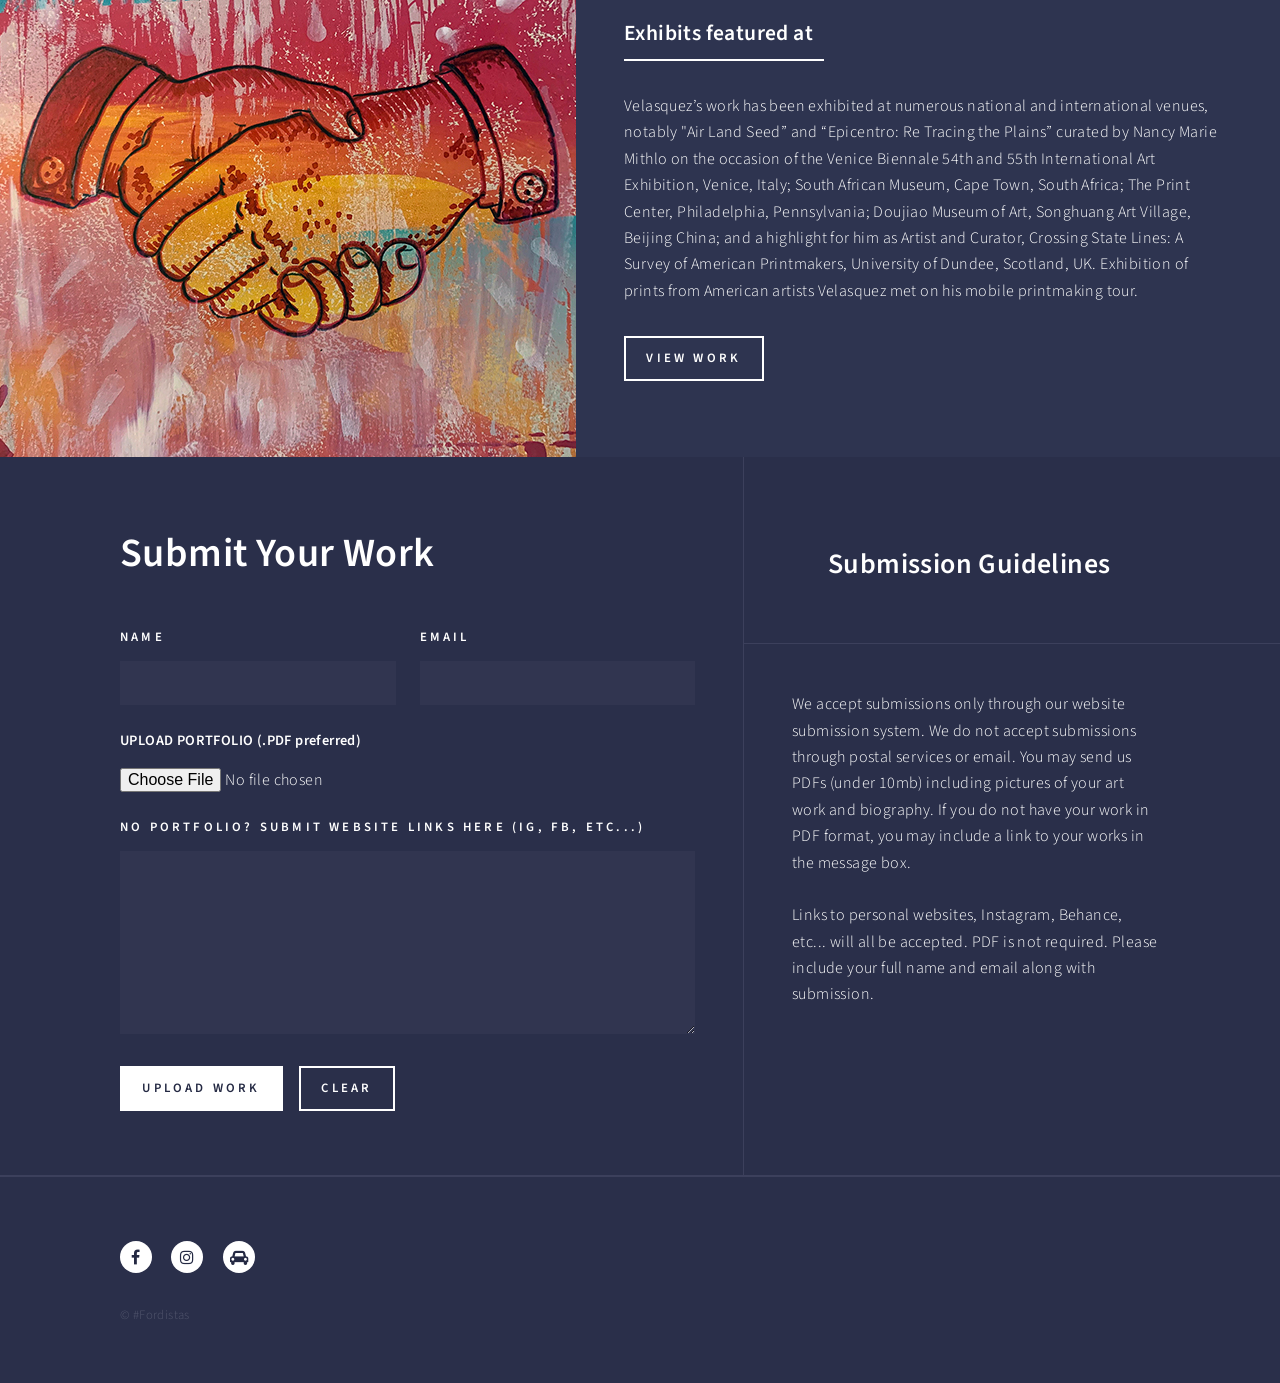
<file: pages/JosephVelasquez.html>
<!DOCTYPE HTML>
<!--
	Forty by Pixelarity
	pixelarity.com | hello@pixelarity.com
	License: pixelarity.com/license
-->
<html>
	<head>
		<title>START</title>
		<meta charset="utf-8" />
		<meta name="viewport" content="width=device-width, initial-scale=1, user-scalable=no" />
		<link rel="stylesheet" href="../assets/css/main.css" />
		<link rel="apple-touch-icon" href="https://i.ibb.co/bJGZDPH/apple-touch-icon.png">
		<link rel="shortcut icon" type="image/png" href="https://i.ibb.co/G7FQJzr/favicon-64.png"/>
		<noscript><link rel="stylesheet" href="../assets/css/noscript.css" /></noscript>
		<link rel="stylesheet" href="../assets/css/lightbox.css" />
	</head>
	<body class="is-preload">

		<!-- Wrapper -->
			<div id="wrapper">

				<!-- Header -->
				<!-- Note: The "styleN" class below should match that of the banner element. -->
					<header id="header" class="alt style2">
						<a href="../index.html" class="logo"><strong>START</strong> <span>by Wayne Akers Ford</span></a>
						<nav>
							<a href="#menu">Menu</a>
						</nav>
					</header>

				<!-- Menu -->
					<nav id="menu">
						<ul class="links">
							<li><a href="../index.html">Home</a></li>
							<li><a href="../index.html">Artist Catalogue</a></li>
							<li><a href="FordistasGallery.html" class="scrolly">#Fordistas Gallery</a></li>
<!-- 							<li><a href="#two">#Fordistas Gallery</a></li> -->
<!-- 							<li><a href="elements.html">Elements</a></li>
 -->						</ul>
<!-- 						<ul class="actions stacked">
							<li><a href="#" class="button primary fit">Get Started</a></li>
							<li><a href="#" class="button fit">Log In</a></li>
						</ul> -->
					</nav>

				<!-- Banner -->
				<!-- Note: The "styleN" class below should match that of the header element. -->
					<section id="banner" class="style2">
						<div class="inner">
							<span class="image">
								<img src="../images/pic07.jpg" alt="" />
							</span>
							<header class="major">
								<h1>Joseph Velasquez</h1>
							</header>
							<div class="content">
								<p>Teacher of  Screenprinting, Relief, and Intaglio.</p>
							</div>
						</div>
					</section>

				<!-- Main -->
					<div id="main">

						<!-- One -->
<!-- 							<section id="one">
								<div class="inner">
									<header class="major">
										<h2>Sed amet aliquam</h2>
									</header>
									<p>Nullam et orci eu lorem consequat tincidunt vivamus et sagittis magna sed nunc rhoncus condimentum sem. In efficitur ligula tate urna. Maecenas massa vel lacinia pellentesque lorem ipsum dolor. Nullam et orci eu lorem consequat tincidunt. Vivamus et sagittis libero. Nullam et orci eu lorem consequat tincidunt vivamus et sagittis magna sed nunc rhoncus condimentum sem. In efficitur ligula tate urna.</p>
								</div>
							</section>
 -->
						<!-- Two -->
							<section id="two" class="spotlights">
								<section>
									<a href="" class="image">
										<img src="../images/artist6_01_nov.jpg" alt="" data-position="center center" />
									</a>
									<div class="content">
										<div class="inner">
											<header class="major">
												<h3>Featured Lecturer at over 145 Universities</h3>
											</header>
											<p>Joseph Velasquez was born in Texas and raised in California. He earned his MFA in printmaking at the University of Wisconsin, Madison, and received his BFA from the University of Mary-Hardin Baylor, Belton, Texas. He is the co-creator of a mobile printmaking studio, Drive By Press, that has travelled over 200,000 miles across the country and has been to 145 Universities where he has lectured and demonstrated printmaking practices.</p>
											<ul class="actions">
												<li>
													<a href="../images/artist6_01_nov.jpg" class="button" data-title="First Ride, 8x10 ScreenPrint and Drawing (2019)" data-lightbox="image-1" data-title="My caption">View Work</a>
												</li>
											</ul>
										</div>
									</div>
								</section>

								<section>
									<a href="" class="image">
										<img src="../images/artist6_02_nov.jpg" alt="" data-position="top center" />
									</a>
									<div class="content">
										<div class="inner">
											<header class="major">
												<h3>Teacher of  Screenprinting</h3>
											</header>
											<p>He is a National Endowment for the Arts recipient: Funded through The John Michael Kohler Arts Center for a Community Arts Project and residency. He is currently an Artist and Professor at Florida Atlantic University where he teaches Screenprinting, Relief, and Intaglio.</p>
											<ul class="actions">
												<li><a href="../images/artist6_02_nov.jpg" class="button" data-title="Wings of Change 11x14 Screenprint (2019)" data-lightbox="image-1" data-title="My caption">View Work</a></li>
											</ul>
										</div>
									</div>
								</section>

								<section>
									<a href="" class="image">
										<img src="../images/artist6_03_nov.jpg" alt="" data-position="25% 25%" />
									</a>
									<div class="content">
										<div class="inner">
											<header class="major">
												<h3>Exhibits featured at</h3>
											</header>
											<p>Velasquez’s work has been exhibited at numerous national and international venues, notably "Air Land Seed” and “Epicentro: Re Tracing the Plains” curated by Nancy Marie Mithlo on the occasion of the Venice Biennale 54th and 55th International Art Exhibition, Venice, Italy; South African Museum, Cape Town, South Africa; The Print Center, Philadelphia, Pennsylvania; Doujiao Museum of Art, Songhuang Art Village, Beijing China; and a highlight for him as Artist and Curator, Crossing State Lines: A Survey of American Printmakers, University of Dundee, Scotland, UK. Exhibition of prints from American artists Velasquez met on his mobile printmaking tour.</p>
											<ul class="actions">
												<li><a href="../images/artist6_03_nov.jpg" class="button" data-title="The Deal 5x9 ScreenPrint (2019)" data-lightbox="image-1" data-title="My caption">View Work</a></li>
											</ul>
										</div>
									</div>
								</section>

							</section>

						<!-- Three -->
<!-- 							<section id="three">
								<div class="inner">
									<header class="major">
										<h2>Massa libero</h2>
									</header>
									<p>Nullam et orci eu lorem consequat tincidunt vivamus et sagittis libero. Mauris aliquet magna magna sed nunc rhoncus pharetra. Pellentesque condimentum sem. In efficitur ligula tate urna. Maecenas laoreet massa vel lacinia pellentesque lorem ipsum dolor. Nullam et orci eu lorem consequat tincidunt. Vivamus et sagittis libero. Mauris aliquet magna magna sed nunc rhoncus amet pharetra et feugiat tempus.</p>
									<ul class="actions">
										<li><a href="" class="button next">Get Started</a></li>
									</ul>
								</div>
							</section>

					</div> -->

				<!-- Contact -->
					<section id="contact">
						<div class="inner">
							<section>
								<form method="post" action="#" netlify>
									<h1>Submit Your Work</h1>
									<div class="fields">
										<div class="field half">
											<label for="name">Name</label>
											<input type="text" name="name" id="name" />
										</div>
										<div class="field half">
											<label for="email">Email</label>
											<input type="text" name="email" id="email" />
										</div>
										<div class="field half"><div class="upload-btn-wrapper">
												<h5>UPLOAD PORTFOLIO (.PDF preferred)</h5>
											<!-- <button class="btn">Upload Your Work</button> -->
											<input type="file" name="myfile" />
										</div></div>
										<div class="field">
											<label for="message">No portfolio? Submit Website Links here (IG, FB, etc...)</label>
											<textarea name="message" id="message" rows="6"></textarea>
										</div>
									</div>
									<ul class="actions">
										<li><input type="submit" value="Upload Work" class="primary" /></li>
										<li><input type="reset" value="Clear" /></li>
									</ul>
								</form>
							</section>
							<section class="split">
								<h2>Submission Guidelines</h2>
								<p>We accept submissions only through our website submission system. We do not accept submissions through postal services or email. You may send us PDFs (under 10mb) including pictures of your art work and biography. If you do not have your work in PDF format, you may include a link to your works in the message box. </br> </br>Links to personal websites, Instagram, Behance, etc... will all be accepted. PDF is not required. Please include your full name and email along with submission.</p>
							</section>
						</div>
					</section>

				<!-- Footer -->
					<footer id="footer">
						<div class="inner">
							<ul class="icons">
<!-- 								<li><a href="#" class="icon alt fa-twitter"><span class="label">Twitter</span></a></li>
 -->							<li><a href="https://www.facebook.com/wayneakersford/" class="icon alt fa-facebook"><span class="label">Facebook</span></a></li>
								<li><a href="https://www.instagram.com/wayneakersford/" class="icon alt fa-instagram"><span class="label">Instagram</span></a></li>
								<li><a href="http://wayneakersford.com" class="icon alt fa-car"><span class="label">Wayne Akers Ford</span></a></li>
							</ul>
							<ul class="copyright">
								<li>&copy; #Fordistas</li>
							</ul>
						</div>
					</footer>

			</div>

		<!-- Scripts -->
			<script src="../assets/js/jquery.min.js"></script>
			<script src="../assets/js/jquery.scrolly.min.js"></script>
			<script src="../assets/js/jquery.scrollex.min.js"></script>
			<script src="../assets/js/browser.min.js"></script>
			<script src="../assets/js/lightbox.js"></script>
			<script src="../assets/js/breakpoints.min.js"></script>
			<script src="../assets/js/util.js"></script>
			<script src="../assets/js/main.js"></script>

	</body>
</html>
</file>
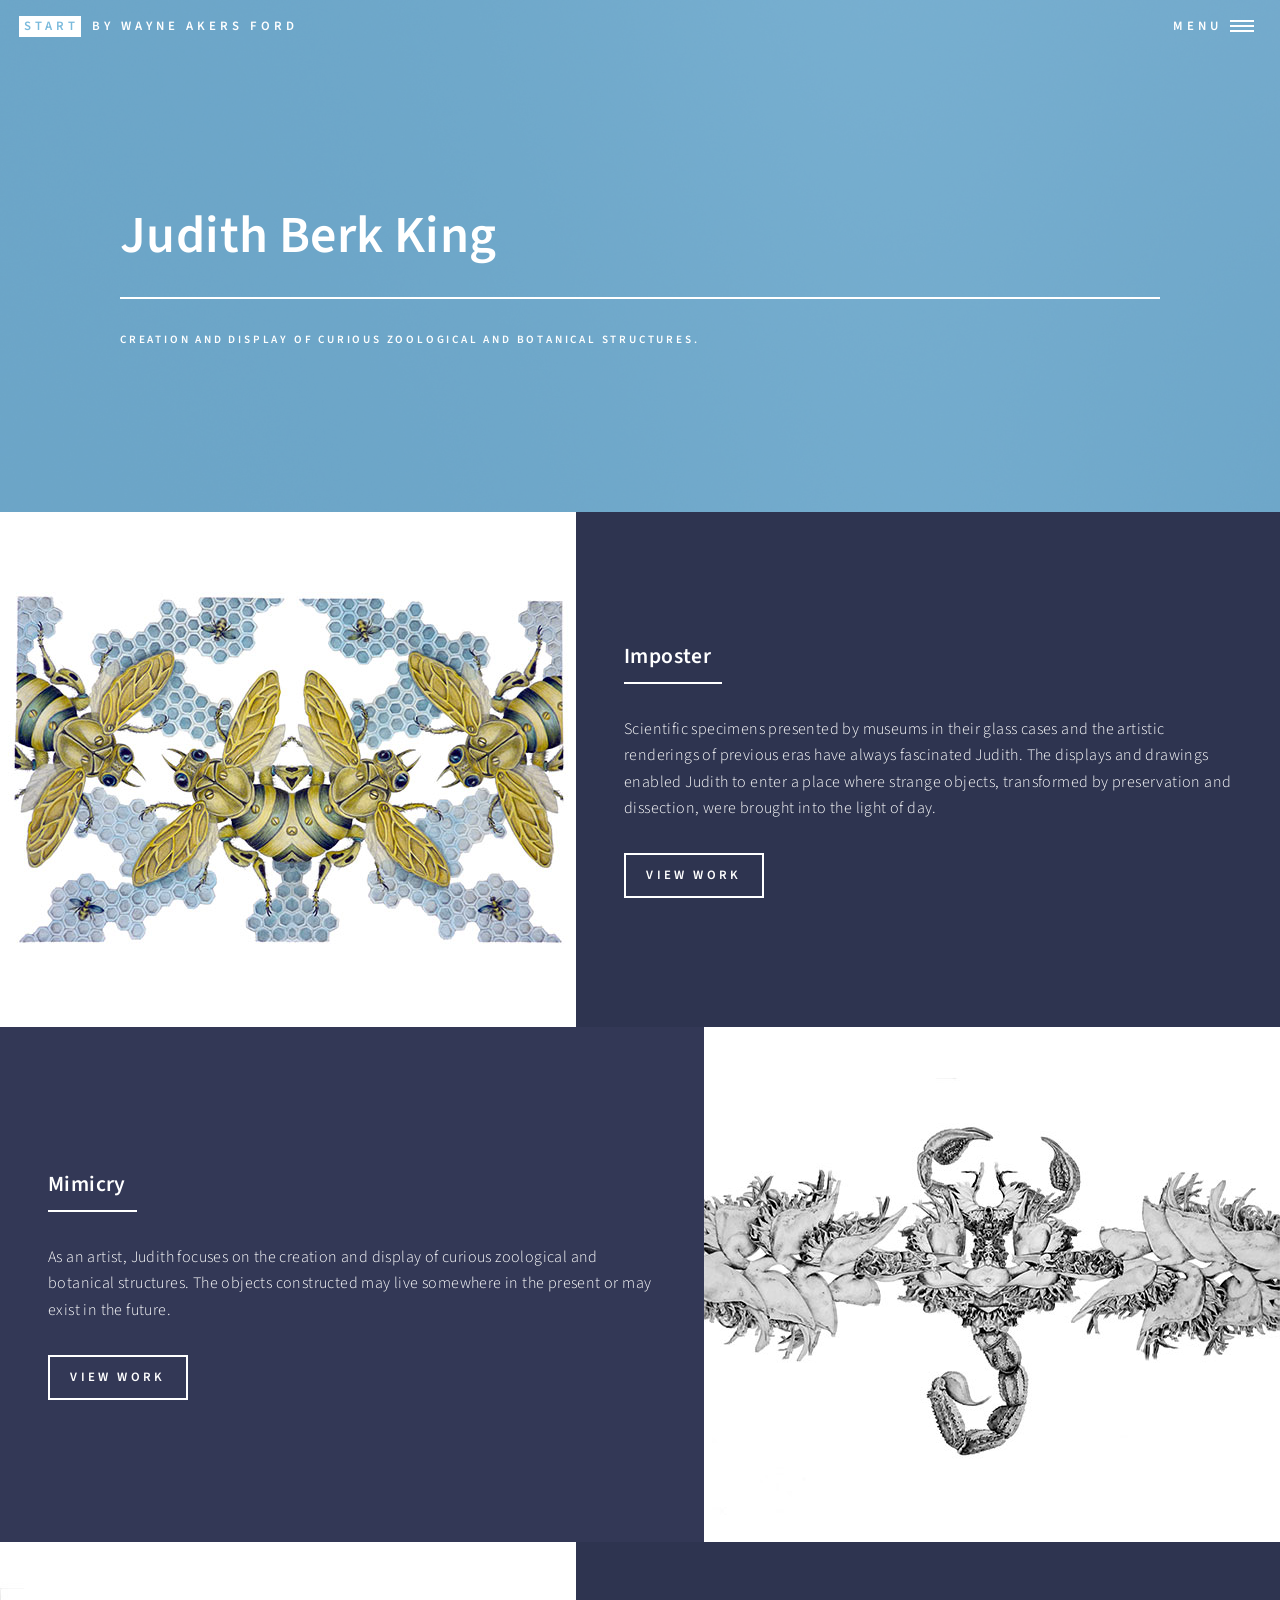
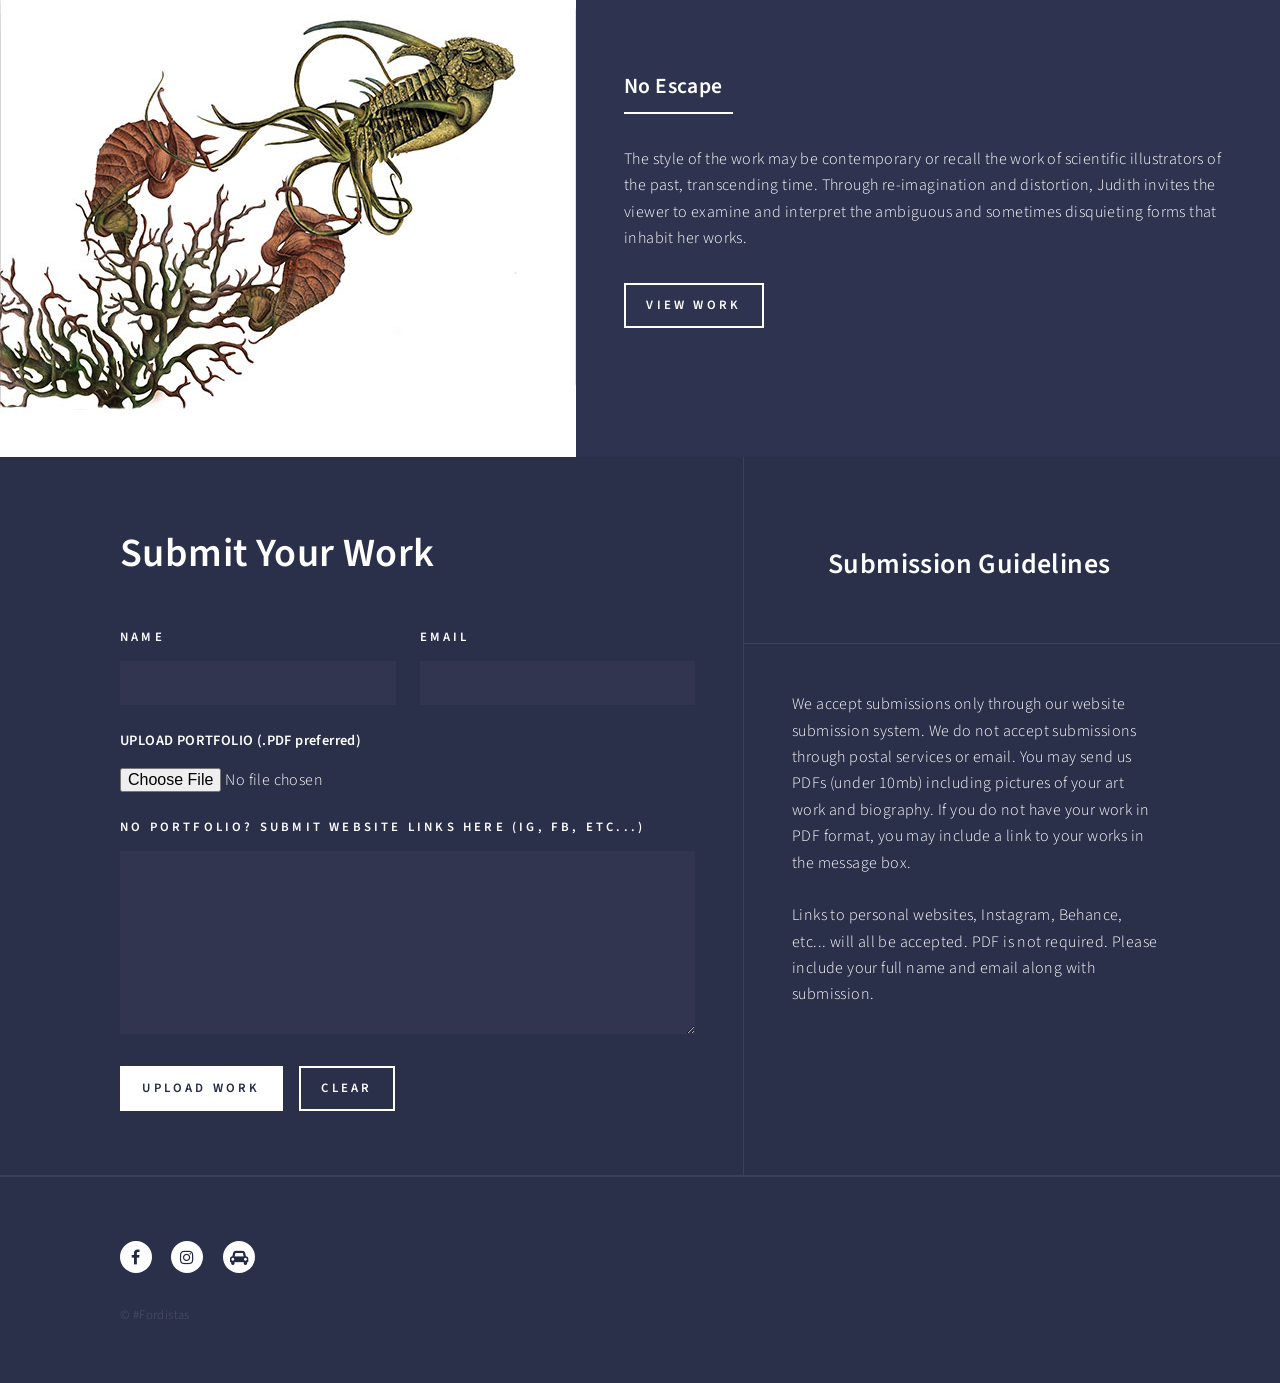
<file: pages/JudithBerkKing.html>
<!DOCTYPE HTML>
<!--
	Forty by Pixelarity
	pixelarity.com | hello@pixelarity.com
	License: pixelarity.com/license
-->
<html>
	<head>
		<title>START</title>
		<meta charset="utf-8" />
		<meta name="viewport" content="width=device-width, initial-scale=1, user-scalable=no" />
		<link rel="stylesheet" href="../assets/css/main.css" />
		<link rel="apple-touch-icon" href="https://i.ibb.co/bJGZDPH/apple-touch-icon.png">
		<link rel="shortcut icon" type="image/png" href="https://i.ibb.co/G7FQJzr/favicon-64.png"/>
		<noscript><link rel="stylesheet" href="../assets/css/noscript.css" /></noscript>
		<link rel="stylesheet" href="../assets/css/lightbox.css" />
	</head>
	<body class="is-preload">

		<!-- Wrapper -->
			<div id="wrapper">

				<!-- Header -->
				<!-- Note: The "styleN" class below should match that of the banner element. -->
					<header id="header" class="alt style2">
						<a href="../index.html" class="logo"><strong>START</strong> <span>by Wayne Akers Ford</span></a>
						<nav>
							<a href="#menu">Menu</a>
						</nav>
					</header>

				<!-- Menu -->
					<nav id="menu">
						<ul class="links">
							<li><a href="../index.html">Home</a></li>
							<li><a href="../index.html">Artist Catalogue</a></li>
							<li><a href="FordistasGallery.html" class="scrolly">#Fordistas Gallery</a></li>
<!-- 							<li><a href="#two">#Fordistas Gallery</a></li> -->
<!-- 							<li><a href="elements.html">Elements</a></li>
 -->						</ul>
<!-- 						<ul class="actions stacked">
							<li><a href="#" class="button primary fit">Get Started</a></li>
							<li><a href="#" class="button fit">Log In</a></li>
						</ul> -->
					</nav>

				<!-- Banner -->
				<!-- Note: The "styleN" class below should match that of the header element. -->
					<section id="banner" class="style2">
						<div class="inner">
							<span class="image">
								<img src="../images/pic07.jpg" alt="" />
							</span>
							<header class="major">
								<h1>Judith Berk King</h1>
							</header>
							<div class="content">
								<p>Creation and display of curious zoological and botanical structures.</p>
							</div>
						</div>
					</section>

				<!-- Main -->
					<div id="main">

						<!-- One -->
<!-- 							<section id="one">
								<div class="inner">
									<header class="major">
										<h2>Sed amet aliquam</h2>
									</header>
									<p>Nullam et orci eu lorem consequat tincidunt vivamus et sagittis magna sed nunc rhoncus condimentum sem. In efficitur ligula tate urna. Maecenas massa vel lacinia pellentesque lorem ipsum dolor. Nullam et orci eu lorem consequat tincidunt. Vivamus et sagittis libero. Nullam et orci eu lorem consequat tincidunt vivamus et sagittis magna sed nunc rhoncus condimentum sem. In efficitur ligula tate urna.</p>
								</div>
							</section>
 -->
						<!-- Two -->
							<section id="two" class="spotlights">
								<section>
									<a href="" class="image">
										<img src="../images/artist3_01_nov.jpg" alt="" data-position="center center" />
									</a>
									<div class="content">
										<div class="inner">
											<header class="major">
												<h3>Imposter</h3>
											</header>
											<p>Scientific specimens presented by museums in their glass cases and the artistic renderings of previous eras have always fascinated Judith. The displays and drawings enabled Judith to enter a place where strange objects, transformed by preservation and dissection, were brought into the light of day. </p>
											<ul class="actions">
												<li>
													<a href="../images/artist3_01_nov.jpg" class="button" data-title="Four Gold Bees 20H”x30”W mixed media" data-lightbox="image-1" data-title="My caption">View Work</a>
												</li>
											</ul>
										</div>
									</div>
								</section>

								<section>
									<a href="" class="image">
										<img src="../images/artist3_02_nov.jpg" alt="" data-position="top center" />
									</a>
									<div class="content">
										<div class="inner">
											<header class="major">
												<h3>Mimicry</h3>
											</header>
											<p>As an artist, Judith focuses on the creation and display of curious zoological and botanical structures. The objects constructed may live somewhere in the present or may exist in the future.</p>
											<ul class="actions">
												<li><a href="../images/artist3_02_nov.jpg" class="button" data-title="Mimicry 25Hx36W graphite" data-lightbox="image-1" data-title="My caption">View Work</a></li>
											</ul>
										</div>
									</div>
								</section>

								<section>
									<a href="" class="image">
										<img src="../images/artist3_03_nov.jpg" alt="" data-position="25% 25%" />
									</a>
									<div class="content">
										<div class="inner">
											<header class="major">
												<h3>No Escape</h3>
											</header>
											<p> The style of the work may be contemporary or recall the work of scientific illustrators of the past, transcending time. Through re-imagination and distortion, Judith invites the viewer to examine and interpret the ambiguous and sometimes disquieting forms that inhabit her works.</p>
											<ul class="actions">
												<li><a href="../images/artist3_03_nov.jpg" class="button" data-title="No Escape 22Hx30W mixed media" data-lightbox="image-1" data-title="My caption">View Work</a></li>
											</ul>
										</div>
									</div>
								</section>

							</section>

						<!-- Three -->
<!-- 							<section id="three">
								<div class="inner">
									<header class="major">
										<h2>Massa libero</h2>
									</header>
									<p>Nullam et orci eu lorem consequat tincidunt vivamus et sagittis libero. Mauris aliquet magna magna sed nunc rhoncus pharetra. Pellentesque condimentum sem. In efficitur ligula tate urna. Maecenas laoreet massa vel lacinia pellentesque lorem ipsum dolor. Nullam et orci eu lorem consequat tincidunt. Vivamus et sagittis libero. Mauris aliquet magna magna sed nunc rhoncus amet pharetra et feugiat tempus.</p>
									<ul class="actions">
										<li><a href="" class="button next">Get Started</a></li>
									</ul>
								</div>
							</section>

					</div> -->

				<!-- Contact -->
					<section id="contact">
						<div class="inner">
							<section>
								<form method="post" action="#" netlify>
									<h1>Submit Your Work</h1>
									<div class="fields">
										<div class="field half">
											<label for="name">Name</label>
											<input type="text" name="name" id="name" />
										</div>
										<div class="field half">
											<label for="email">Email</label>
											<input type="text" name="email" id="email" />
										</div>
										<div class="field half"><div class="upload-btn-wrapper">
												<h5>UPLOAD PORTFOLIO (.PDF preferred)</h5>
											<!-- <button class="btn">Upload Your Work</button> -->
											<input type="file" name="myfile" />
										</div></div>
										<div class="field">
											<label for="message">No portfolio? Submit Website Links here (IG, FB, etc...)</label>
											<textarea name="message" id="message" rows="6"></textarea>
										</div>
									</div>
									<ul class="actions">
										<li><input type="submit" value="Upload Work" class="primary" /></li>
										<li><input type="reset" value="Clear" /></li>
									</ul>
								</form>
							</section>
							<section class="split">
								<h2>Submission Guidelines</h2>
								<p>We accept submissions only through our website submission system. We do not accept submissions through postal services or email. You may send us PDFs (under 10mb) including pictures of your art work and biography. If you do not have your work in PDF format, you may include a link to your works in the message box. </br> </br>Links to personal websites, Instagram, Behance, etc... will all be accepted. PDF is not required. Please include your full name and email along with submission.</p>
							</section>
						</div>
					</section>

				<!-- Footer -->
					<footer id="footer">
						<div class="inner">
							<ul class="icons">
<!-- 								<li><a href="#" class="icon alt fa-twitter"><span class="label">Twitter</span></a></li>
 -->							<li><a href="https://www.facebook.com/wayneakersford/" class="icon alt fa-facebook"><span class="label">Facebook</span></a></li>
								<li><a href="https://www.instagram.com/wayneakersford/" class="icon alt fa-instagram"><span class="label">Instagram</span></a></li>
								<li><a href="http://wayneakersford.com" class="icon alt fa-car"><span class="label">Wayne Akers Ford</span></a></li>
							</ul>
							<ul class="copyright">
								<li>&copy; #Fordistas</li>
							</ul>
						</div>
					</footer>

			</div>

		<!-- Scripts -->
			<script src="../assets/js/jquery.min.js"></script>
			<script src="../assets/js/jquery.scrolly.min.js"></script>
			<script src="../assets/js/jquery.scrollex.min.js"></script>
			<script src="../assets/js/browser.min.js"></script>
			<script src="../assets/js/lightbox.js"></script>
			<script src="../assets/js/breakpoints.min.js"></script>
			<script src="../assets/js/util.js"></script>
			<script src="../assets/js/main.js"></script>

	</body>
</html>
</file>
<file: assets/css/noscript.css>
/*
	Forty by Pixelarity
	pixelarity.com | hello@pixelarity.com
	License: pixelarity.com/license
*/

/* Banner */

	body.is-preload #banner:after {
		opacity: 0.85;
	}

	body.is-preload #banner > .inner {
		-moz-filter: none;
		-webkit-filter: none;
		-ms-filter: none;
		filter: none;
		-moz-transform: none;
		-webkit-transform: none;
		-ms-transform: none;
		transform: none;
		opacity: 1;
	}
</file>
<file: assets/css/main.css>
@import url(font-awesome.min.css);
@import url("https://fonts.googleapis.com/css?family=Source+Sans+Pro:300,300italic,600,600italic");

/*
	Forty by Pixelarity
	pixelarity.com | hello@pixelarity.com
	License: pixelarity.com/license
*/

html, body, div, span, applet, object,
iframe, h1, h2, h3, h4, h5, h6, p, blockquote,
pre, a, abbr, acronym, address, big, cite,
code, del, dfn, em, img, ins, kbd, q, s, samp,
small, strike, strong, sub, sup, tt, var, b,
u, i, center, dl, dt, dd, ol, ul, li, fieldset,
form, label, legend, table, caption, tbody,
tfoot, thead, tr, th, td, article, aside,
canvas, details, embed, figure, figcaption,
footer, header, hgroup, menu, nav, output, ruby,
section, summary, time, mark, audio, video {
	margin: 0;
	padding: 0;
	border: 0;
	font-size: 100%;
	font: inherit;
	vertical-align: baseline;}

article, aside, details, figcaption, figure,
footer, header, hgroup, menu, nav, section {
	display: block;}

body {
	line-height: 1;
}

ol, ul {
	list-style: none;
}

blockquote, q {
	quotes: none;
}

	blockquote:before, blockquote:after, q:before, q:after {
		content: '';
		content: none;
	}

table {
	border-collapse: collapse;
	border-spacing: 0;
}

body {
	-webkit-text-size-adjust: none;
}

mark {
	background-color: transparent;
	color: inherit;
}

input::-moz-focus-inner {
	border: 0;
	padding: 0;
}

input, select, textarea {
	-moz-appearance: none;
	-webkit-appearance: none;
	-ms-appearance: none;
	appearance: none;
}

/* Basic */

	@-ms-viewport {
		width: device-width;
	}

	body {
		-ms-overflow-style: scrollbar;
	}

	@media screen and (max-width: 480px) {

		html, body {
			min-width: 320px;
		}

	}

	html {
		box-sizing: border-box;
	}

	*, *:before, *:after {
		box-sizing: inherit;
	}

	body {
		background: #242943;
	}

		body.is-preload *, body.is-preload *:before, body.is-preload *:after {
			-moz-animation: none !important;
			-webkit-animation: none !important;
			-ms-animation: none !important;
			animation: none !important;
			-moz-transition: none !important;
			-webkit-transition: none !important;
			-ms-transition: none !important;
			transition: none !important;
		}

/* Type */

	body, input, select, textarea {
		color: #ffffff;
		font-family: "Source Sans Pro", Helvetica, sans-serif;
		font-size: 17pt;
		font-weight: 300;
		letter-spacing: 0.025em;
		line-height: 1.65;
	}

		@media screen and (max-width: 1680px) {

			body, input, select, textarea {
				font-size: 14pt;
			}

		}

		@media screen and (max-width: 1280px) {

			body, input, select, textarea {
				font-size: 12pt;
			}

		}

		@media screen and (max-width: 360px) {

			body, input, select, textarea {
				font-size: 11pt;
			}

		}

	a {
		-moz-transition: color 0.2s ease-in-out, border-bottom-color 0.2s ease-in-out;
		-webkit-transition: color 0.2s ease-in-out, border-bottom-color 0.2s ease-in-out;
		-ms-transition: color 0.2s ease-in-out, border-bottom-color 0.2s ease-in-out;
		transition: color 0.2s ease-in-out, border-bottom-color 0.2s ease-in-out;
		border-bottom: dotted 1px;
		color: inherit;
		text-decoration: none;
	}

		a:hover {
			border-bottom-color: transparent;
			color: #f76f91 !important;
		}

		a:active {
			color: #ed2c5c !important;
		}

	strong, b {
		color: #ffffff;
		font-weight: 600;
	}

	em, i {
		font-style: italic;
	}

	p {
		margin: 0 0 2em 0;
	}

	h1, h2, h3, h4, h5, h6 {
		color: #ffffff;
		font-weight: 600;
		line-height: 1.65;
		margin: 0 0 1em 0;
	}

		h1 a, h2 a, h3 a, h4 a, h5 a, h6 a {
			color: inherit;
			border-bottom: 0;
		}

	h1 {
		font-size: 2.5em;
	}

	h2 {
		font-size: 1.75em;
	}

	h3 {
		font-size: 1.35em;
	}

	h4 {
		font-size: 1.1em;
	}

	h5 {
		font-size: 0.9em;
	}

	h6 {
		font-size: 0.7em;
	}

	@media screen and (max-width: 736px) {

		h1 {
			font-size: 2em;
		}

		h2 {
			font-size: 1.5em;
		}

		h3 {
			font-size: 1.25em;
		}

	}

	sub {
		font-size: 0.8em;
		position: relative;
		top: 0.5em;
	}

	sup {
		font-size: 0.8em;
		position: relative;
		top: -0.5em;
	}

	blockquote {
		border-left: solid 4px rgba(212, 212, 255, 0.1);
		font-style: italic;
		margin: 0 0 2em 0;
		padding: 0.5em 0 0.5em 2em;
	}

	code {
		background: rgba(212, 212, 255, 0.035);
		font-family: "Courier New", monospace;
		font-size: 0.9em;
		margin: 0 0.25em;
		padding: 0.25em 0.65em;
	}

	pre {
		-webkit-overflow-scrolling: touch;
		font-family: "Courier New", monospace;
		font-size: 0.9em;
		margin: 0 0 2em 0;
	}

		pre code {
			display: block;
			line-height: 1.75;
			padding: 1em 1.5em;
			overflow-x: auto;
		}

	hr {
		border: 0;
		border-bottom: solid 1px rgba(212, 212, 255, 0.1);
		margin: 2em 0;
	}

		hr.major {
			margin: 3em 0;
		}

	.align-left {
		text-align: left;
	}

	.align-center {
		text-align: center;
	}

	.align-right {
		text-align: right;
	}

/* Row */

	.row {
		display: flex;
		flex-wrap: wrap;
		box-sizing: border-box;
		align-items: stretch;
	}

		.row > * {
			box-sizing: border-box;
		}

		.row.gtr-uniform > * > :last-child {
			margin-bottom: 0;
		}

		.row.aln-left {
			justify-content: flex-start;
		}

		.row.aln-center {
			justify-content: center;
		}

		.row.aln-right {
			justify-content: flex-end;
		}

		.row.aln-top {
			align-items: flex-start;
		}

		.row.aln-middle {
			align-items: center;
		}

		.row.aln-bottom {
			align-items: flex-end;
		}

		.row > .imp {
			order: -1;
		}

		.row > .col-1 {
			width: 8.3333333333%;
		}

		.row > .off-1 {
			margin-left: 8.3333333333%;
		}

		.row > .col-2 {
			width: 16.6666666667%;
		}

		.row > .off-2 {
			margin-left: 16.6666666667%;
		}

		.row > .col-3 {
			width: 25%;
		}

		.row > .off-3 {
			margin-left: 25%;
		}

		.row > .col-4 {
			width: 33.3333333333%;
		}

		.row > .off-4 {
			margin-left: 33.3333333333%;
		}

		.row > .col-5 {
			width: 41.6666666667%;
		}

		.row > .off-5 {
			margin-left: 41.6666666667%;
		}

		.row > .col-6 {
			width: 50%;
		}

		.row > .off-6 {
			margin-left: 50%;
		}

		.row > .col-7 {
			width: 58.3333333333%;
		}

		.row > .off-7 {
			margin-left: 58.3333333333%;
		}

		.row > .col-8 {
			width: 66.6666666667%;
		}

		.row > .off-8 {
			margin-left: 66.6666666667%;
		}

		.row > .col-9 {
			width: 75%;
		}

		.row > .off-9 {
			margin-left: 75%;
		}

		.row > .col-10 {
			width: 83.3333333333%;
		}

		.row > .off-10 {
			margin-left: 83.3333333333%;
		}

		.row > .col-11 {
			width: 91.6666666667%;
		}

		.row > .off-11 {
			margin-left: 91.6666666667%;
		}

		.row > .col-12 {
			width: 100%;
		}

		.row > .off-12 {
			margin-left: 100%;
		}

		.row.gtr-0 {
			margin-top: 0;
			margin-left: 0em;
		}

			.row.gtr-0 > * {
				padding: 0 0 0 0em;
			}

			.row.gtr-0.gtr-uniform {
				margin-top: 0em;
			}

				.row.gtr-0.gtr-uniform > * {
					padding-top: 0em;
				}

		.row.gtr-25 {
			margin-top: 0;
			margin-left: -0.5em;
		}

			.row.gtr-25 > * {
				padding: 0 0 0 0.5em;
			}

			.row.gtr-25.gtr-uniform {
				margin-top: -0.5em;
			}

				.row.gtr-25.gtr-uniform > * {
					padding-top: 0.5em;
				}

		.row.gtr-50 {
			margin-top: 0;
			margin-left: -1em;
		}

			.row.gtr-50 > * {
				padding: 0 0 0 1em;
			}

			.row.gtr-50.gtr-uniform {
				margin-top: -1em;
			}

				.row.gtr-50.gtr-uniform > * {
					padding-top: 1em;
				}

		.row {
			margin-top: 0;
			margin-left: -2em;
		}

			.row > * {
				padding: 0 0 0 2em;
			}

			.row.gtr-uniform {
				margin-top: -2em;
			}

				.row.gtr-uniform > * {
					padding-top: 2em;
				}

		.row.gtr-150 {
			margin-top: 0;
			margin-left: -3em;
		}

			.row.gtr-150 > * {
				padding: 0 0 0 3em;
			}

			.row.gtr-150.gtr-uniform {
				margin-top: -3em;
			}

				.row.gtr-150.gtr-uniform > * {
					padding-top: 3em;
				}

		.row.gtr-200 {
			margin-top: 0;
			margin-left: -4em;
		}

			.row.gtr-200 > * {
				padding: 0 0 0 4em;
			}

			.row.gtr-200.gtr-uniform {
				margin-top: -4em;
			}

				.row.gtr-200.gtr-uniform > * {
					padding-top: 4em;
				}

		@media screen and (max-width: 1680px) {

			.row {
				display: flex;
				flex-wrap: wrap;
				box-sizing: border-box;
				align-items: stretch;
			}

				.row > * {
					box-sizing: border-box;
				}

				.row.gtr-uniform > * > :last-child {
					margin-bottom: 0;
				}

				.row.aln-left {
					justify-content: flex-start;
				}

				.row.aln-center {
					justify-content: center;
				}

				.row.aln-right {
					justify-content: flex-end;
				}

				.row.aln-top {
					align-items: flex-start;
				}

				.row.aln-middle {
					align-items: center;
				}

				.row.aln-bottom {
					align-items: flex-end;
				}

				.row > .imp-xlarge {
					order: -1;
				}

				.row > .col-1-xlarge {
					width: 8.3333333333%;
				}

				.row > .off-1-xlarge {
					margin-left: 8.3333333333%;
				}

				.row > .col-2-xlarge {
					width: 16.6666666667%;
				}

				.row > .off-2-xlarge {
					margin-left: 16.6666666667%;
				}

				.row > .col-3-xlarge {
					width: 25%;
				}

				.row > .off-3-xlarge {
					margin-left: 25%;
				}

				.row > .col-4-xlarge {
					width: 33.3333333333%;
				}

				.row > .off-4-xlarge {
					margin-left: 33.3333333333%;
				}

				.row > .col-5-xlarge {
					width: 41.6666666667%;
				}

				.row > .off-5-xlarge {
					margin-left: 41.6666666667%;
				}

				.row > .col-6-xlarge {
					width: 50%;
				}

				.row > .off-6-xlarge {
					margin-left: 50%;
				}

				.row > .col-7-xlarge {
					width: 58.3333333333%;
				}

				.row > .off-7-xlarge {
					margin-left: 58.3333333333%;
				}

				.row > .col-8-xlarge {
					width: 66.6666666667%;
				}

				.row > .off-8-xlarge {
					margin-left: 66.6666666667%;
				}

				.row > .col-9-xlarge {
					width: 75%;
				}

				.row > .off-9-xlarge {
					margin-left: 75%;
				}

				.row > .col-10-xlarge {
					width: 83.3333333333%;
				}

				.row > .off-10-xlarge {
					margin-left: 83.3333333333%;
				}

				.row > .col-11-xlarge {
					width: 91.6666666667%;
				}

				.row > .off-11-xlarge {
					margin-left: 91.6666666667%;
				}

				.row > .col-12-xlarge {
					width: 100%;
				}

				.row > .off-12-xlarge {
					margin-left: 100%;
				}

				.row.gtr-0 {
					margin-top: 0;
					margin-left: 0em;
				}

					.row.gtr-0 > * {
						padding: 0 0 0 0em;
					}

					.row.gtr-0.gtr-uniform {
						margin-top: 0em;
					}

						.row.gtr-0.gtr-uniform > * {
							padding-top: 0em;
						}

				.row.gtr-25 {
					margin-top: 0;
					margin-left: -0.5em;
				}

					.row.gtr-25 > * {
						padding: 0 0 0 0.5em;
					}

					.row.gtr-25.gtr-uniform {
						margin-top: -0.5em;
					}

						.row.gtr-25.gtr-uniform > * {
							padding-top: 0.5em;
						}

				.row.gtr-50 {
					margin-top: 0;
					margin-left: -1em;
				}

					.row.gtr-50 > * {
						padding: 0 0 0 1em;
					}

					.row.gtr-50.gtr-uniform {
						margin-top: -1em;
					}

						.row.gtr-50.gtr-uniform > * {
							padding-top: 1em;
						}

				.row {
					margin-top: 0;
					margin-left: -2em;
				}

					.row > * {
						padding: 0 0 0 2em;
					}

					.row.gtr-uniform {
						margin-top: -2em;
					}

						.row.gtr-uniform > * {
							padding-top: 2em;
						}

				.row.gtr-150 {
					margin-top: 0;
					margin-left: -3em;
				}

					.row.gtr-150 > * {
						padding: 0 0 0 3em;
					}

					.row.gtr-150.gtr-uniform {
						margin-top: -3em;
					}

						.row.gtr-150.gtr-uniform > * {
							padding-top: 3em;
						}

				.row.gtr-200 {
					margin-top: 0;
					margin-left: -4em;
				}

					.row.gtr-200 > * {
						padding: 0 0 0 4em;
					}

					.row.gtr-200.gtr-uniform {
						margin-top: -4em;
					}

						.row.gtr-200.gtr-uniform > * {
							padding-top: 4em;
						}

		}

		@media screen and (max-width: 1280px) {

			.row {
				display: flex;
				flex-wrap: wrap;
				box-sizing: border-box;
				align-items: stretch;
			}

				.row > * {
					box-sizing: border-box;
				}

				.row.gtr-uniform > * > :last-child {
					margin-bottom: 0;
				}

				.row.aln-left {
					justify-content: flex-start;
				}

				.row.aln-center {
					justify-content: center;
				}

				.row.aln-right {
					justify-content: flex-end;
				}

				.row.aln-top {
					align-items: flex-start;
				}

				.row.aln-middle {
					align-items: center;
				}

				.row.aln-bottom {
					align-items: flex-end;
				}

				.row > .imp-large {
					order: -1;
				}

				.row > .col-1-large {
					width: 8.3333333333%;
				}

				.row > .off-1-large {
					margin-left: 8.3333333333%;
				}

				.row > .col-2-large {
					width: 16.6666666667%;
				}

				.row > .off-2-large {
					margin-left: 16.6666666667%;
				}

				.row > .col-3-large {
					width: 25%;
				}

				.row > .off-3-large {
					margin-left: 25%;
				}

				.row > .col-4-large {
					width: 33.3333333333%;
				}

				.row > .off-4-large {
					margin-left: 33.3333333333%;
				}

				.row > .col-5-large {
					width: 41.6666666667%;
				}

				.row > .off-5-large {
					margin-left: 41.6666666667%;
				}

				.row > .col-6-large {
					width: 50%;
				}

				.row > .off-6-large {
					margin-left: 50%;
				}

				.row > .col-7-large {
					width: 58.3333333333%;
				}

				.row > .off-7-large {
					margin-left: 58.3333333333%;
				}

				.row > .col-8-large {
					width: 66.6666666667%;
				}

				.row > .off-8-large {
					margin-left: 66.6666666667%;
				}

				.row > .col-9-large {
					width: 75%;
				}

				.row > .off-9-large {
					margin-left: 75%;
				}

				.row > .col-10-large {
					width: 83.3333333333%;
				}

				.row > .off-10-large {
					margin-left: 83.3333333333%;
				}

				.row > .col-11-large {
					width: 91.6666666667%;
				}

				.row > .off-11-large {
					margin-left: 91.6666666667%;
				}

				.row > .col-12-large {
					width: 100%;
				}

				.row > .off-12-large {
					margin-left: 100%;
				}

				.row.gtr-0 {
					margin-top: 0;
					margin-left: 0em;
				}

					.row.gtr-0 > * {
						padding: 0 0 0 0em;
					}

					.row.gtr-0.gtr-uniform {
						margin-top: 0em;
					}

						.row.gtr-0.gtr-uniform > * {
							padding-top: 0em;
						}

				.row.gtr-25 {
					margin-top: 0;
					margin-left: -0.375em;
				}

					.row.gtr-25 > * {
						padding: 0 0 0 0.375em;
					}

					.row.gtr-25.gtr-uniform {
						margin-top: -0.375em;
					}

						.row.gtr-25.gtr-uniform > * {
							padding-top: 0.375em;
						}

				.row.gtr-50 {
					margin-top: 0;
					margin-left: -0.75em;
				}

					.row.gtr-50 > * {
						padding: 0 0 0 0.75em;
					}

					.row.gtr-50.gtr-uniform {
						margin-top: -0.75em;
					}

						.row.gtr-50.gtr-uniform > * {
							padding-top: 0.75em;
						}

				.row {
					margin-top: 0;
					margin-left: -1.5em;
				}

					.row > * {
						padding: 0 0 0 1.5em;
					}

					.row.gtr-uniform {
						margin-top: -1.5em;
					}

						.row.gtr-uniform > * {
							padding-top: 1.5em;
						}

				.row.gtr-150 {
					margin-top: 0;
					margin-left: -2.25em;
				}

					.row.gtr-150 > * {
						padding: 0 0 0 2.25em;
					}

					.row.gtr-150.gtr-uniform {
						margin-top: -2.25em;
					}

						.row.gtr-150.gtr-uniform > * {
							padding-top: 2.25em;
						}

				.row.gtr-200 {
					margin-top: 0;
					margin-left: -3em;
				}

					.row.gtr-200 > * {
						padding: 0 0 0 3em;
					}

					.row.gtr-200.gtr-uniform {
						margin-top: -3em;
					}

						.row.gtr-200.gtr-uniform > * {
							padding-top: 3em;
						}

		}

		@media screen and (max-width: 980px) {

			.row {
				display: flex;
				flex-wrap: wrap;
				box-sizing: border-box;
				align-items: stretch;
			}

				.row > * {
					box-sizing: border-box;
				}

				.row.gtr-uniform > * > :last-child {
					margin-bottom: 0;
				}

				.row.aln-left {
					justify-content: flex-start;
				}

				.row.aln-center {
					justify-content: center;
				}

				.row.aln-right {
					justify-content: flex-end;
				}

				.row.aln-top {
					align-items: flex-start;
				}

				.row.aln-middle {
					align-items: center;
				}

				.row.aln-bottom {
					align-items: flex-end;
				}

				.row > .imp-medium {
					order: -1;
				}

				.row > .col-1-medium {
					width: 8.3333333333%;
				}

				.row > .off-1-medium {
					margin-left: 8.3333333333%;
				}

				.row > .col-2-medium {
					width: 16.6666666667%;
				}

				.row > .off-2-medium {
					margin-left: 16.6666666667%;
				}

				.row > .col-3-medium {
					width: 25%;
				}

				.row > .off-3-medium {
					margin-left: 25%;
				}

				.row > .col-4-medium {
					width: 33.3333333333%;
				}

				.row > .off-4-medium {
					margin-left: 33.3333333333%;
				}

				.row > .col-5-medium {
					width: 41.6666666667%;
				}

				.row > .off-5-medium {
					margin-left: 41.6666666667%;
				}

				.row > .col-6-medium {
					width: 50%;
				}

				.row > .off-6-medium {
					margin-left: 50%;
				}

				.row > .col-7-medium {
					width: 58.3333333333%;
				}

				.row > .off-7-medium {
					margin-left: 58.3333333333%;
				}

				.row > .col-8-medium {
					width: 66.6666666667%;
				}

				.row > .off-8-medium {
					margin-left: 66.6666666667%;
				}

				.row > .col-9-medium {
					width: 75%;
				}

				.row > .off-9-medium {
					margin-left: 75%;
				}

				.row > .col-10-medium {
					width: 83.3333333333%;
				}

				.row > .off-10-medium {
					margin-left: 83.3333333333%;
				}

				.row > .col-11-medium {
					width: 91.6666666667%;
				}

				.row > .off-11-medium {
					margin-left: 91.6666666667%;
				}

				.row > .col-12-medium {
					width: 100%;
				}

				.row > .off-12-medium {
					margin-left: 100%;
				}

				.row.gtr-0 {
					margin-top: 0;
					margin-left: 0em;
				}

					.row.gtr-0 > * {
						padding: 0 0 0 0em;
					}

					.row.gtr-0.gtr-uniform {
						margin-top: 0em;
					}

						.row.gtr-0.gtr-uniform > * {
							padding-top: 0em;
						}

				.row.gtr-25 {
					margin-top: 0;
					margin-left: -0.375em;
				}

					.row.gtr-25 > * {
						padding: 0 0 0 0.375em;
					}

					.row.gtr-25.gtr-uniform {
						margin-top: -0.375em;
					}

						.row.gtr-25.gtr-uniform > * {
							padding-top: 0.375em;
						}

				.row.gtr-50 {
					margin-top: 0;
					margin-left: -0.75em;
				}

					.row.gtr-50 > * {
						padding: 0 0 0 0.75em;
					}

					.row.gtr-50.gtr-uniform {
						margin-top: -0.75em;
					}

						.row.gtr-50.gtr-uniform > * {
							padding-top: 0.75em;
						}

				.row {
					margin-top: 0;
					margin-left: -1.5em;
				}

					.row > * {
						padding: 0 0 0 1.5em;
					}

					.row.gtr-uniform {
						margin-top: -1.5em;
					}

						.row.gtr-uniform > * {
							padding-top: 1.5em;
						}

				.row.gtr-150 {
					margin-top: 0;
					margin-left: -2.25em;
				}

					.row.gtr-150 > * {
						padding: 0 0 0 2.25em;
					}

					.row.gtr-150.gtr-uniform {
						margin-top: -2.25em;
					}

						.row.gtr-150.gtr-uniform > * {
							padding-top: 2.25em;
						}

				.row.gtr-200 {
					margin-top: 0;
					margin-left: -3em;
				}

					.row.gtr-200 > * {
						padding: 0 0 0 3em;
					}

					.row.gtr-200.gtr-uniform {
						margin-top: -3em;
					}

						.row.gtr-200.gtr-uniform > * {
							padding-top: 3em;
						}

		}

		@media screen and (max-width: 736px) {

			.row {
				display: flex;
				flex-wrap: wrap;
				box-sizing: border-box;
				align-items: stretch;
			}

				.row > * {
					box-sizing: border-box;
				}

				.row.gtr-uniform > * > :last-child {
					margin-bottom: 0;
				}

				.row.aln-left {
					justify-content: flex-start;
				}

				.row.aln-center {
					justify-content: center;
				}

				.row.aln-right {
					justify-content: flex-end;
				}

				.row.aln-top {
					align-items: flex-start;
				}

				.row.aln-middle {
					align-items: center;
				}

				.row.aln-bottom {
					align-items: flex-end;
				}

				.row > .imp-small {
					order: -1;
				}

				.row > .col-1-small {
					width: 8.3333333333%;
				}

				.row > .off-1-small {
					margin-left: 8.3333333333%;
				}

				.row > .col-2-small {
					width: 16.6666666667%;
				}

				.row > .off-2-small {
					margin-left: 16.6666666667%;
				}

				.row > .col-3-small {
					width: 25%;
				}

				.row > .off-3-small {
					margin-left: 25%;
				}

				.row > .col-4-small {
					width: 33.3333333333%;
				}

				.row > .off-4-small {
					margin-left: 33.3333333333%;
				}

				.row > .col-5-small {
					width: 41.6666666667%;
				}

				.row > .off-5-small {
					margin-left: 41.6666666667%;
				}

				.row > .col-6-small {
					width: 50%;
				}

				.row > .off-6-small {
					margin-left: 50%;
				}

				.row > .col-7-small {
					width: 58.3333333333%;
				}

				.row > .off-7-small {
					margin-left: 58.3333333333%;
				}

				.row > .col-8-small {
					width: 66.6666666667%;
				}

				.row > .off-8-small {
					margin-left: 66.6666666667%;
				}

				.row > .col-9-small {
					width: 75%;
				}

				.row > .off-9-small {
					margin-left: 75%;
				}

				.row > .col-10-small {
					width: 83.3333333333%;
				}

				.row > .off-10-small {
					margin-left: 83.3333333333%;
				}

				.row > .col-11-small {
					width: 91.6666666667%;
				}

				.row > .off-11-small {
					margin-left: 91.6666666667%;
				}

				.row > .col-12-small {
					width: 100%;
				}

				.row > .off-12-small {
					margin-left: 100%;
				}

				.row.gtr-0 {
					margin-top: 0;
					margin-left: 0em;
				}

					.row.gtr-0 > * {
						padding: 0 0 0 0em;
					}

					.row.gtr-0.gtr-uniform {
						margin-top: 0em;
					}

						.row.gtr-0.gtr-uniform > * {
							padding-top: 0em;
						}

				.row.gtr-25 {
					margin-top: 0;
					margin-left: -0.3125em;
				}

					.row.gtr-25 > * {
						padding: 0 0 0 0.3125em;
					}

					.row.gtr-25.gtr-uniform {
						margin-top: -0.3125em;
					}

						.row.gtr-25.gtr-uniform > * {
							padding-top: 0.3125em;
						}

				.row.gtr-50 {
					margin-top: 0;
					margin-left: -0.625em;
				}

					.row.gtr-50 > * {
						padding: 0 0 0 0.625em;
					}

					.row.gtr-50.gtr-uniform {
						margin-top: -0.625em;
					}

						.row.gtr-50.gtr-uniform > * {
							padding-top: 0.625em;
						}

				.row {
					margin-top: 0;
					margin-left: -1.25em;
				}

					.row > * {
						padding: 0 0 0 1.25em;
					}

					.row.gtr-uniform {
						margin-top: -1.25em;
					}

						.row.gtr-uniform > * {
							padding-top: 1.25em;
						}

				.row.gtr-150 {
					margin-top: 0;
					margin-left: -1.875em;
				}

					.row.gtr-150 > * {
						padding: 0 0 0 1.875em;
					}

					.row.gtr-150.gtr-uniform {
						margin-top: -1.875em;
					}

						.row.gtr-150.gtr-uniform > * {
							padding-top: 1.875em;
						}

				.row.gtr-200 {
					margin-top: 0;
					margin-left: -2.5em;
				}

					.row.gtr-200 > * {
						padding: 0 0 0 2.5em;
					}

					.row.gtr-200.gtr-uniform {
						margin-top: -2.5em;
					}

						.row.gtr-200.gtr-uniform > * {
							padding-top: 2.5em;
						}

		}

		@media screen and (max-width: 480px) {

			.row {
				display: flex;
				flex-wrap: wrap;
				box-sizing: border-box;
				align-items: stretch;
			}

				.row > * {
					box-sizing: border-box;
				}

				.row.gtr-uniform > * > :last-child {
					margin-bottom: 0;
				}

				.row.aln-left {
					justify-content: flex-start;
				}

				.row.aln-center {
					justify-content: center;
				}

				.row.aln-right {
					justify-content: flex-end;
				}

				.row.aln-top {
					align-items: flex-start;
				}

				.row.aln-middle {
					align-items: center;
				}

				.row.aln-bottom {
					align-items: flex-end;
				}

				.row > .imp-xsmall {
					order: -1;
				}

				.row > .col-1-xsmall {
					width: 8.3333333333%;
				}

				.row > .off-1-xsmall {
					margin-left: 8.3333333333%;
				}

				.row > .col-2-xsmall {
					width: 16.6666666667%;
				}

				.row > .off-2-xsmall {
					margin-left: 16.6666666667%;
				}

				.row > .col-3-xsmall {
					width: 25%;
				}

				.row > .off-3-xsmall {
					margin-left: 25%;
				}

				.row > .col-4-xsmall {
					width: 33.3333333333%;
				}

				.row > .off-4-xsmall {
					margin-left: 33.3333333333%;
				}

				.row > .col-5-xsmall {
					width: 41.6666666667%;
				}

				.row > .off-5-xsmall {
					margin-left: 41.6666666667%;
				}

				.row > .col-6-xsmall {
					width: 50%;
				}

				.row > .off-6-xsmall {
					margin-left: 50%;
				}

				.row > .col-7-xsmall {
					width: 58.3333333333%;
				}

				.row > .off-7-xsmall {
					margin-left: 58.3333333333%;
				}

				.row > .col-8-xsmall {
					width: 66.6666666667%;
				}

				.row > .off-8-xsmall {
					margin-left: 66.6666666667%;
				}

				.row > .col-9-xsmall {
					width: 75%;
				}

				.row > .off-9-xsmall {
					margin-left: 75%;
				}

				.row > .col-10-xsmall {
					width: 83.3333333333%;
				}

				.row > .off-10-xsmall {
					margin-left: 83.3333333333%;
				}

				.row > .col-11-xsmall {
					width: 91.6666666667%;
				}

				.row > .off-11-xsmall {
					margin-left: 91.6666666667%;
				}

				.row > .col-12-xsmall {
					width: 100%;
				}

				.row > .off-12-xsmall {
					margin-left: 100%;
				}

				.row.gtr-0 {
					margin-top: 0;
					margin-left: 0em;
				}

					.row.gtr-0 > * {
						padding: 0 0 0 0em;
					}

					.row.gtr-0.gtr-uniform {
						margin-top: 0em;
					}

						.row.gtr-0.gtr-uniform > * {
							padding-top: 0em;
						}

				.row.gtr-25 {
					margin-top: 0;
					margin-left: -0.3125em;
				}

					.row.gtr-25 > * {
						padding: 0 0 0 0.3125em;
					}

					.row.gtr-25.gtr-uniform {
						margin-top: -0.3125em;
					}

						.row.gtr-25.gtr-uniform > * {
							padding-top: 0.3125em;
						}

				.row.gtr-50 {
					margin-top: 0;
					margin-left: -0.625em;
				}

					.row.gtr-50 > * {
						padding: 0 0 0 0.625em;
					}

					.row.gtr-50.gtr-uniform {
						margin-top: -0.625em;
					}

						.row.gtr-50.gtr-uniform > * {
							padding-top: 0.625em;
						}

				.row {
					margin-top: 0;
					margin-left: -1.25em;
				}

					.row > * {
						padding: 0 0 0 1.25em;
					}

					.row.gtr-uniform {
						margin-top: -1.25em;
					}

						.row.gtr-uniform > * {
							padding-top: 1.25em;
						}

				.row.gtr-150 {
					margin-top: 0;
					margin-left: -1.875em;
				}

					.row.gtr-150 > * {
						padding: 0 0 0 1.875em;
					}

					.row.gtr-150.gtr-uniform {
						margin-top: -1.875em;
					}

						.row.gtr-150.gtr-uniform > * {
							padding-top: 1.875em;
						}

				.row.gtr-200 {
					margin-top: 0;
					margin-left: -2.5em;
				}

					.row.gtr-200 > * {
						padding: 0 0 0 2.5em;
					}

					.row.gtr-200.gtr-uniform {
						margin-top: -2.5em;
					}

						.row.gtr-200.gtr-uniform > * {
							padding-top: 2.5em;
						}

		}

/* Section/Article */

	section.special, article.special {
		text-align: center;
	}

	header.major {
		width: -moz-max-content;
		width: -webkit-max-content;
		width: -ms-max-content;
		width: max-content;
		margin-bottom: 2em;
	}

		header.major > :first-child {
			margin-bottom: 0;
			width: calc(100% + 0.5em);
		}

			header.major > :first-child:after {
				content: '';
				background-color: #ffffff;
				display: block;
				height: 2px;
				margin: 0.325em 0 0.5em 0;
				width: 100%;
			}

		header.major > p {
			font-size: 0.7em;
			font-weight: 600;
			letter-spacing: 0.25em;
			margin-bottom: 0;
			text-transform: uppercase;
		}

		body.is-ie header.major > :first-child:after {
			max-width: 9em;
		}

		body.is-ie header.major > h1:after {
			max-width: 100% !important;
		}

	@media screen and (max-width: 736px) {

		header.major > p br {
			display: none;
		}

	}

/* Form */

	form {
		margin: 0 0 2em 0;
	}

		form > :last-child {
			margin-bottom: 0;
		}

		form > .fields {
			display: -moz-flex;
			display: -webkit-flex;
			display: -ms-flex;
			display: flex;
			-moz-flex-wrap: wrap;
			-webkit-flex-wrap: wrap;
			-ms-flex-wrap: wrap;
			flex-wrap: wrap;
			width: calc(100% + 3em);
			margin: -1.5em 0 2em -1.5em;
		}

			form > .fields > .field {
				-moz-flex-grow: 0;
				-webkit-flex-grow: 0;
				-ms-flex-grow: 0;
				flex-grow: 0;
				-moz-flex-shrink: 0;
				-webkit-flex-shrink: 0;
				-ms-flex-shrink: 0;
				flex-shrink: 0;
				padding: 1.5em 0 0 1.5em;
				width: calc(100% - 1.5em);
			}

				form > .fields > .field.half {
					width: calc(50% - 0.75em);
				}

				form > .fields > .field.third {
					width: calc(100%/3 - 0.5em);
				}

				form > .fields > .field.quarter {
					width: calc(25% - 0.375em);
				}

		@media screen and (max-width: 480px) {

			form > .fields {
				width: calc(100% + 3em);
				margin: -1.5em 0 2em -1.5em;
			}

				form > .fields > .field {
					padding: 1.5em 0 0 1.5em;
					width: calc(100% - 1.5em);
				}

					form > .fields > .field.half {
						width: calc(100% - 1.5em);
					}

					form > .fields > .field.third {
						width: calc(100% - 1.5em);
					}

					form > .fields > .field.quarter {
						width: calc(100% - 1.5em);
					}

		}

	label {
		color: #ffffff;
		display: block;
		font-size: 0.8em;
		font-weight: 600;
		letter-spacing: 0.25em;
		margin: 0 0 1em 0;
		text-transform: uppercase;
	}

	input[type="text"],
	input[type="password"],
	input[type="email"],
	input[type="tel"],
	input[type="search"],
	input[type="url"],
	select,
	textarea {
		-moz-appearance: none;
		-webkit-appearance: none;
		-ms-appearance: none;
		appearance: none;
		background: rgba(212, 212, 255, 0.035);
		border: none;
		border-radius: 0;
		color: inherit;
		display: block;
		outline: 0;
		padding: 0 1em;
		text-decoration: none;
		width: 100%;
	}

		input[type="text"]:invalid,
		input[type="password"]:invalid,
		input[type="email"]:invalid,
		input[type="tel"]:invalid,
		input[type="search"]:invalid,
		input[type="url"]:invalid,
		select:invalid,
		textarea:invalid {
			box-shadow: none;
		}

		input[type="text"]:focus,
		input[type="password"]:focus,
		input[type="email"]:focus,
		input[type="tel"]:focus,
		input[type="search"]:focus,
		input[type="url"]:focus,
		select:focus,
		textarea:focus {
			border-color: #f76f91;
			box-shadow: 0 0 0 2px #f76f91;
		}

	select {
		background-image: url("data:image/svg+xml;charset=utf8,%3Csvg xmlns='http://www.w3.org/2000/svg' width='40' height='40' preserveAspectRatio='none' viewBox='0 0 40 40'%3E%3Cpath d='M9.4,12.3l10.4,10.4l10.4-10.4c0.2-0.2,0.5-0.4,0.9-0.4c0.3,0,0.6,0.1,0.9,0.4l3.3,3.3c0.2,0.2,0.4,0.5,0.4,0.9 c0,0.4-0.1,0.6-0.4,0.9L20.7,31.9c-0.2,0.2-0.5,0.4-0.9,0.4c-0.3,0-0.6-0.1-0.9-0.4L4.3,17.3c-0.2-0.2-0.4-0.5-0.4-0.9 c0-0.4,0.1-0.6,0.4-0.9l3.3-3.3c0.2-0.2,0.5-0.4,0.9-0.4S9.1,12.1,9.4,12.3z' fill='rgba(212, 212, 255, 0.1)' /%3E%3C/svg%3E");
		background-size: 1.25rem;
		background-repeat: no-repeat;
		background-position: calc(100% - 1rem) center;
		height: 2.75em;
		padding-right: 2.75em;
		text-overflow: ellipsis;
	}

		select option {
			color: #ffffff;
			background: #242943;
		}

		select:focus::-ms-value {
			background-color: transparent;
		}

		select::-ms-expand {
			display: none;
		}

	input[type="text"],
	input[type="password"],
	input[type="email"],
	input[type="tel"],
	input[type="search"],
	input[type="url"],
	select {
		height: 2.75em;
	}

	textarea {
		padding: 0.75em 1em;
	}

	input[type="checkbox"],
	input[type="radio"] {
		-moz-appearance: none;
		-webkit-appearance: none;
		-ms-appearance: none;
		appearance: none;
		display: block;
		float: left;
		margin-right: -2em;
		opacity: 0;
		width: 1em;
		z-index: -1;
	}

		input[type="checkbox"] + label,
		input[type="radio"] + label {
			text-decoration: none;
			color: #ffffff;
			cursor: pointer;
			display: inline-block;
			font-weight: 300;
			padding-left: 2.65em;
			padding-right: 0.75em;
			position: relative;
		}

			input[type="checkbox"] + label:before,
			input[type="radio"] + label:before {
				-moz-osx-font-smoothing: grayscale;
				-webkit-font-smoothing: antialiased;
				font-family: FontAwesome;
				font-style: normal;
				font-weight: normal;
				text-transform: none !important;
			}

			input[type="checkbox"] + label:before,
			input[type="radio"] + label:before {
				background: rgba(212, 212, 255, 0.035);
				content: '';
				display: inline-block;
				height: 1.65em;
				left: 0;
				letter-spacing: 0;
				line-height: 1.58125em;
				position: absolute;
				text-align: center;
				top: 0;
				width: 1.65em;
			}

		input[type="checkbox"]:checked + label:before,
		input[type="radio"]:checked + label:before {
			background: #ffffff;
			border-color: #f76f91;
			content: '\f00c';
			color: #242943;
		}

		input[type="checkbox"]:focus + label:before,
		input[type="radio"]:focus + label:before {
			box-shadow: 0 0 0 2px #f76f91;
		}

	input[type="radio"] + label:before {
		border-radius: 100%;
	}

	::-webkit-input-placeholder {
		color: rgba(244, 244, 255, 0.2) !important;
		opacity: 1.0;
	}

	:-moz-placeholder {
		color: rgba(244, 244, 255, 0.2) !important;
		opacity: 1.0;
	}

	::-moz-placeholder {
		color: rgba(244, 244, 255, 0.2) !important;
		opacity: 1.0;
	}

	:-ms-input-placeholder {
		color: rgba(244, 244, 255, 0.2) !important;
		opacity: 1.0;
	}

/* Box */

	.box {
		border: solid 1px rgba(212, 212, 255, 0.1);
		margin-bottom: 2em;
		padding: 1.5em;
	}

		.box > :last-child,
		.box > :last-child > :last-child,
		.box > :last-child > :last-child > :last-child {
			margin-bottom: 0;
		}

		.box.alt {
			border: 0;
			border-radius: 0;
			padding: 0;
		}

/* Icon */

	.icon {
		text-decoration: none;
		border-bottom: none;
		position: relative;
	}

		.icon:before {
			-moz-osx-font-smoothing: grayscale;
			-webkit-font-smoothing: antialiased;
			font-family: FontAwesome;
			font-style: normal;
			font-weight: normal;
			text-transform: none !important;
		}

		.icon > .label {
			display: none;
		}

		.icon.alt:before {
			background-color: #ffffff;
			border-radius: 100%;
			color: #242943;
			display: inline-block;
			height: 2em;
			line-height: 2em;
			text-align: center;
			width: 2em;
		}

	a.icon.alt:before {
		-moz-transition: background-color 0.2s ease-in-out;
		-webkit-transition: background-color 0.2s ease-in-out;
		-ms-transition: background-color 0.2s ease-in-out;
		transition: background-color 0.2s ease-in-out;
	}

	a.icon.alt:hover:before {
		background-color: #d4768e;
	}

	a.icon.alt:active:before {
		background-color: #bb4361;
	}

/* Image */

	.image {
		border: 0;
		display: inline-block;
		position: relative;
	}

		.image img {
			display: block;
		}

		.image.left, .image.right {
			max-width: 30%;
		}

			.image.left img, .image.right img {
				width: 100%;
			}

		.image.left {
			float: left;
			margin: 0 1.5em 1.25em 0;
			top: 0.25em;
		}

		.image.right {
			float: right;
			margin: 0 0 1.25em 1.5em;
			top: 0.25em;
		}

		.image.fit {
			display: block;
			margin: 0 0 2em 0;
			width: 100%;
		}

			.image.fit img {
				width: 100%;
			}

		.image.main {
			display: block;
			margin: 2.5em 0;
			width: 100%;
		}

			.image.main img {
				width: 100%;
			}

			@media screen and (max-width: 736px) {

				.image.main {
					margin: 1.5em 0;
				}

			}

/* List */

	ol {
		list-style: decimal;
		margin: 0 0 2em 0;
		padding-left: 1.25em;
	}

		ol li {
			padding-left: 0.25em;
		}

	ul {
		list-style: disc;
		margin: 0 0 2em 0;
		padding-left: 1em;
	}

		ul li {
			padding-left: 0.5em;
		}

		ul.alt {
			list-style: none;
			padding-left: 0;
		}

			ul.alt li {
				border-top: solid 1px rgba(212, 212, 255, 0.1);
				padding: 0.5em 0;
			}

				ul.alt li:first-child {
					border-top: 0;
					padding-top: 0;
				}

	dl {
		margin: 0 0 2em 0;
	}

		dl dt {
			display: block;
			font-weight: 600;
			margin: 0 0 1em 0;
		}

		dl dd {
			margin-left: 2em;
		}

/* Actions */

	ul.actions {
		display: -moz-flex;
		display: -webkit-flex;
		display: -ms-flex;
		display: flex;
		cursor: default;
		list-style: none;
		margin-left: -1em;
		padding-left: 0;
	}

		ul.actions li {
			padding: 0 0 0 1em;
			vertical-align: middle;
		}

		ul.actions.special {
			-moz-justify-content: center;
			-webkit-justify-content: center;
			-ms-justify-content: center;
			justify-content: center;
			width: 100%;
			margin-left: 0;
		}

			ul.actions.special li:first-child {
				padding-left: 0;
			}

		ul.actions.stacked {
			-moz-flex-direction: column;
			-webkit-flex-direction: column;
			-ms-flex-direction: column;
			flex-direction: column;
			margin-left: 0;
		}

			ul.actions.stacked li {
				padding: 1.3em 0 0 0;
			}

				ul.actions.stacked li:first-child {
					padding-top: 0;
				}

		ul.actions.fit {
			width: calc(100% + 1em);
		}

			ul.actions.fit li {
				-moz-flex-grow: 1;
				-webkit-flex-grow: 1;
				-ms-flex-grow: 1;
				flex-grow: 1;
				-moz-flex-shrink: 1;
				-webkit-flex-shrink: 1;
				-ms-flex-shrink: 1;
				flex-shrink: 1;
				width: 100%;
			}

				ul.actions.fit li > * {
					width: 100%;
				}

			ul.actions.fit.stacked {
				width: 100%;
			}

/* Icons */

	ul.icons {
		cursor: default;
		list-style: none;
		padding-left: 0;
	}

		ul.icons li {
			display: inline-block;
			padding: 0 1em 0 0;
		}

			ul.icons li:last-child {
				padding-right: 0;
			}

		@media screen and (max-width: 736px) {

			ul.icons li {
				padding: 0 0.75em 0 0;
			}

		}

/* Pagination */

	ul.pagination {
		cursor: default;
		list-style: none;
		padding-left: 0;
	}

		ul.pagination li {
			display: inline-block;
			padding-left: 0;
			vertical-align: middle;
		}

			ul.pagination li > .page {
				-moz-transition: background-color 0.2s ease-in-out, color 0.2s ease-in-out;
				-webkit-transition: background-color 0.2s ease-in-out, color 0.2s ease-in-out;
				-ms-transition: background-color 0.2s ease-in-out, color 0.2s ease-in-out;
				transition: background-color 0.2s ease-in-out, color 0.2s ease-in-out;
				border-bottom: 0;
				display: inline-block;
				font-size: 0.8em;
				font-weight: 600;
				height: 1.5em;
				line-height: 1.5em;
				margin: 0 0.125em;
				min-width: 1.5em;
				padding: 0 0.5em;
				text-align: center;
			}

				ul.pagination li > .page.active {
					background-color: #ffffff;
					color: #242943;
				}

					ul.pagination li > .page.active:hover {
						background-color: #f76f91;
						color: #242943 !important;
					}

					ul.pagination li > .page.active:active {
						background-color: #ed2c5c;
					}

			ul.pagination li:first-child {
				padding-right: 0.75em;
			}

			ul.pagination li:last-child {
				padding-left: 0.75em;
			}

		@media screen and (max-width: 480px) {

			ul.pagination li:nth-child(n+2):nth-last-child(n+2) {
				display: none;
			}

			ul.pagination li:first-child {
				padding-right: 0;
			}

		}

/* Table */

	.table-wrapper {
		-webkit-overflow-scrolling: touch;
		overflow-x: auto;
	}

	table {
		margin: 0 0 2em 0;
		width: 100%;
	}

		table tbody tr {
			border: solid 1px rgba(212, 212, 255, 0.1);
			border-left: 0;
			border-right: 0;
		}

			table tbody tr:nth-child(2n + 1) {
				background-color: rgba(212, 212, 255, 0.035);
			}

		table td {
			padding: 0.75em 0.75em;
		}

		table th {
			color: #ffffff;
			font-size: 0.9em;
			font-weight: 600;
			padding: 0 0.75em 0.75em 0.75em;
			text-align: left;
		}

		table thead {
			border-bottom: solid 2px rgba(212, 212, 255, 0.1);
		}

		table tfoot {
			border-top: solid 2px rgba(212, 212, 255, 0.1);
		}

		table.alt {
			border-collapse: separate;
		}

			table.alt tbody tr td {
				border: solid 1px rgba(212, 212, 255, 0.1);
				border-left-width: 0;
				border-top-width: 0;
			}

				table.alt tbody tr td:first-child {
					border-left-width: 1px;
				}

			table.alt tbody tr:first-child td {
				border-top-width: 1px;
			}

			table.alt thead {
				border-bottom: 0;
			}

			table.alt tfoot {
				border-top: 0;
			}

/* Button */

	input[type="submit"],
	input[type="reset"],
	input[type="button"],
	button,
	.button {
		-moz-appearance: none;
		-webkit-appearance: none;
		-ms-appearance: none;
		appearance: none;
		-moz-transition: background-color 0.2s ease-in-out, box-shadow 0.2s ease-in-out, color 0.2s ease-in-out;
		-webkit-transition: background-color 0.2s ease-in-out, box-shadow 0.2s ease-in-out, color 0.2s ease-in-out;
		-ms-transition: background-color 0.2s ease-in-out, box-shadow 0.2s ease-in-out, color 0.2s ease-in-out;
		transition: background-color 0.2s ease-in-out, box-shadow 0.2s ease-in-out, color 0.2s ease-in-out;
		background-color: transparent;
		border: 0;
		border-radius: 0;
		box-shadow: inset 0 0 0 2px #ffffff;
		color: #ffffff;
		cursor: pointer;
		display: inline-block;
		font-size: 0.8em;
		font-weight: 600;
		height: 3.5em;
		letter-spacing: 0.25em;
		line-height: 3.5em;
		padding: 0 1.75em;
		text-align: center;
		text-decoration: none;
		text-transform: uppercase;
		white-space: nowrap;
	}

		input[type="submit"]:hover, input[type="submit"]:active,
		input[type="reset"]:hover,
		input[type="reset"]:active,
		input[type="button"]:hover,
		input[type="button"]:active,
		button:hover,
		button:active,
		.button:hover,
		.button:active {
			box-shadow: inset 0 0 0 2px #f76f91;
			color: #f76f91;
		}

		input[type="submit"]:active,
		input[type="reset"]:active,
		input[type="button"]:active,
		button:active,
		.button:active {
			background-color: rgba(247, 111, 145, 0.1);
			box-shadow: inset 0 0 0 2px #ed2c5c;
			color: #ed2c5c;
		}

		input[type="submit"].icon:before,
		input[type="reset"].icon:before,
		input[type="button"].icon:before,
		button.icon:before,
		.button.icon:before {
			margin-right: 0.5em;
		}

		input[type="submit"].fit,
		input[type="reset"].fit,
		input[type="button"].fit,
		button.fit,
		.button.fit {
			width: 100%;
		}

		input[type="submit"].small,
		input[type="reset"].small,
		input[type="button"].small,
		button.small,
		.button.small {
			font-size: 0.6em;
		}

		input[type="submit"].large,
		input[type="reset"].large,
		input[type="button"].large,
		button.large,
		.button.large {
			font-size: 1.25em;
			height: 3em;
			line-height: 3em;
		}

		input[type="submit"].next,
		input[type="reset"].next,
		input[type="button"].next,
		button.next,
		.button.next {
			padding-right: 4.5em;
			position: relative;
		}

			input[type="submit"].next:before, input[type="submit"].next:after,
			input[type="reset"].next:before,
			input[type="reset"].next:after,
			input[type="button"].next:before,
			input[type="button"].next:after,
			button.next:before,
			button.next:after,
			.button.next:before,
			.button.next:after {
				-moz-transition: opacity 0.2s ease-in-out;
				-webkit-transition: opacity 0.2s ease-in-out;
				-ms-transition: opacity 0.2s ease-in-out;
				transition: opacity 0.2s ease-in-out;
				background-position: center right;
				background-repeat: no-repeat;
				background-size: 36px 24px;
				content: '';
				display: block;
				height: 100%;
				position: absolute;
				right: 1.5em;
				top: 0;
				vertical-align: middle;
				width: 36px;
			}

			input[type="submit"].next:before,
			input[type="reset"].next:before,
			input[type="button"].next:before,
			button.next:before,
			.button.next:before {
				background-image: url("data:image/svg+xml;charset=utf8,%3Csvg xmlns='http://www.w3.org/2000/svg' xmlns:xlink='http://www.w3.org/1999/xlink' width='36px' height='24px' viewBox='0 0 36 24' zoomAndPan='disable'%3E%3Cstyle%3Eline %7B stroke: %23ffffff%3B stroke-width: 2px%3B %7D%3C/style%3E%3Cline x1='0' y1='12' x2='34' y2='12' /%3E%3Cline x1='25' y1='4' x2='34' y2='12.5' /%3E%3Cline x1='25' y1='20' x2='34' y2='11.5' /%3E%3C/svg%3E");
			}

			input[type="submit"].next:after,
			input[type="reset"].next:after,
			input[type="button"].next:after,
			button.next:after,
			.button.next:after {
				background-image: url("data:image/svg+xml;charset=utf8,%3Csvg xmlns='http://www.w3.org/2000/svg' xmlns:xlink='http://www.w3.org/1999/xlink' width='36px' height='24px' viewBox='0 0 36 24' zoomAndPan='disable'%3E%3Cstyle%3Eline %7B stroke: %23f76f91%3B stroke-width: 2px%3B %7D%3C/style%3E%3Cline x1='0' y1='12' x2='34' y2='12' /%3E%3Cline x1='25' y1='4' x2='34' y2='12.5' /%3E%3Cline x1='25' y1='20' x2='34' y2='11.5' /%3E%3C/svg%3E");
				opacity: 0;
				z-index: 1;
			}

			input[type="submit"].next:hover:after, input[type="submit"].next:active:after,
			input[type="reset"].next:hover:after,
			input[type="reset"].next:active:after,
			input[type="button"].next:hover:after,
			input[type="button"].next:active:after,
			button.next:hover:after,
			button.next:active:after,
			.button.next:hover:after,
			.button.next:active:after {
				opacity: 1;
			}

			@media screen and (max-width: 1280px) {

				input[type="submit"].next,
				input[type="reset"].next,
				input[type="button"].next,
				button.next,
				.button.next {
					padding-right: 5em;
				}

			}

		input[type="submit"].primary,
		input[type="reset"].primary,
		input[type="button"].primary,
		button.primary,
		.button.primary {
			background-color: #ffffff;
			box-shadow: none;
			color: #242943;
		}

			input[type="submit"].primary:hover, input[type="submit"].primary:active,
			input[type="reset"].primary:hover,
			input[type="reset"].primary:active,
			input[type="button"].primary:hover,
			input[type="button"].primary:active,
			button.primary:hover,
			button.primary:active,
			.button.primary:hover,
			.button.primary:active {
				background-color: #f76f91;
				color: #242943 !important;
			}

			input[type="submit"].primary:active,
			input[type="reset"].primary:active,
			input[type="button"].primary:active,
			button.primary:active,
			.button.primary:active {
				background-color: #ed2c5c;
			}

		input[type="submit"].disabled, input[type="submit"]:disabled,
		input[type="reset"].disabled,
		input[type="reset"]:disabled,
		input[type="button"].disabled,
		input[type="button"]:disabled,
		button.disabled,
		button:disabled,
		.button.disabled,
		.button:disabled {
			pointer-events: none;
			cursor: default;
			opacity: 0.25;
		}

/* Tiles */

	.tiles {
		display: -moz-flex;
		display: -webkit-flex;
		display: -ms-flex;
		display: flex;
		-moz-flex-wrap: wrap;
		-webkit-flex-wrap: wrap;
		-ms-flex-wrap: wrap;
		flex-wrap: wrap;
		border-top: 0 !important;
		
	}


		.tiles + * {
			border-top: 0 !important;
		}

		.tiles article {
			-moz-align-items: center;
			-webkit-align-items: center;
			-ms-align-items: center;
			align-items: center;
			display: -moz-flex;
			display: -webkit-flex;
			display: -ms-flex;
			display: flex;
			-moz-transition: -moz-transform 0.25s ease, opacity 0.25s ease, -moz-filter 1s ease, -webkit-filter 1s ease;
			-webkit-transition: -webkit-transform 0.25s ease, opacity 0.25s ease, -webkit-filter 1s ease, -webkit-filter 1s ease;
			-ms-transition: -ms-transform 0.25s ease, opacity 0.25s ease, -ms-filter 1s ease, -webkit-filter 1s ease;
			transition: transform 0.25s ease, opacity 0.25s ease, filter 1s ease, -webkit-filter 1s ease;
			padding: 4em 4em 2em 4em ;
			background-position: center;
			background-repeat: no-repeat;
			background-size: cover;
			cursor: default;
			height: 40vh;
			max-height: 40em;
			min-height: 23em;
			overflow: hidden;
			position: relative;
			width: 40%;
		}

			.tiles article .image {
				display: none;
			}

			.tiles article header {
				position: relative;
				z-index: 3;
			}

			.tiles article h3 {
				font-size: 1.75em;
			}

				.tiles article h3 a:hover {
					color: inherit !important;
					cursor: pointer;
				}

			.tiles article .link.primary {
				border: 0;
				height: 100%;
				left: 0;
				position: absolute;
				top: 0;
				width: 100%;
				z-index: 4;
			}

			.tiles article:before {
				-moz-transition: opacity 0.5s ease;
				-webkit-transition: opacity 0.5s ease;
				-ms-transition: opacity 0.5s ease;
				transition: opacity 0.5s ease;
				bottom: 0;
				content: '';				
				display: block;
				height: 100%;
				left: 0;
				opacity: 0.85;
				position: absolute;
				width: 100%;
				z-index: 2;
			}

			.tiles article:after {
				background-color: rgba(36, 41, 67, 0.25);
				content: '';
				display: block;
				height: 100%;
				left: 0;
				position: absolute;
				top: 0;
				width: 100%;
				z-index: 1;
			}

			.tiles article:hover:before {
				opacity: 0;
			}

			.tiles article.is-transitioning {
				-moz-transform: scale(0.95);
				-webkit-transform: scale(0.95);
				-ms-transform: scale(0.95);
				transform: scale(0.95);
				-moz-filter: blur(0.5em);
				-webkit-filter: blur(0.5em);
				-ms-filter: blur(0.5em);
				filter: blur(0.5em);
				opacity: 0;
			}

			.tiles article:nth-child(4n - 1), .tiles article:nth-child(4n - 2) {
				width: 60%;
			}

			.tiles article:nth-child(6n - 5):before {
				background-color: #d4768e;
			}

			.tiles article:nth-child(6n - 4):before {
				background-color: #7abadc;
			}

			.tiles article:nth-child(6n - 3):before {
				background-color: #82abf7;
			}

			.tiles article:nth-child(6n - 2):before {
				background-color: #c67bc0;
			}

			.tiles article:nth-child(6n - 1):before {
				background-color: #7fbabe;
			}

			.tiles article:nth-child(6n):before {
				background-color: #8592e0;
			}

		@media screen and (max-width: 1280px) {

			.tiles article {
				padding: 4em 3em 2em 3em ;
				height: 30vh;
				max-height: 30em;
				min-height: 20em;
			}

		}

		@media screen and (max-width: 980px) {

			.tiles article {
				width: 50% !important;
			}

		}

		@media screen and (max-width: 736px) {

			.tiles article {
				padding: 3em 1.5em 1em 1.5em ;
				height: 16em;
				max-height: none;
				min-height: 0;
			}

				.tiles article h3 {
					font-size: 1.5em;
				}

		}

		@media screen and (max-width: 480px) {

			.tiles {
				display: block;
				
			}

				.tiles article {
					height: 20em;
					width: 100% !important;
				}

		}

/* Contact Method */

	.contact-method {
		margin: 0 0 2em 0;
		padding-left: 3.25em;
		position: relative;
	}

		.contact-method .icon {
			left: 0;
			position: absolute;
			top: 0;
		}

		.contact-method h3 {
			margin: 0 0 0.5em 0;
		}

/* Spotlights */

	.spotlights {
		border-top: 0 !important;
	}

		.spotlights + * {
			border-top: 0 !important;
		}

		.spotlights > section {
			display: -moz-flex;
			display: -webkit-flex;
			display: -ms-flex;
			display: flex;
			-moz-flex-direction: row;
			-webkit-flex-direction: row;
			-ms-flex-direction: row;
			flex-direction: row;
			background-color: #2e3450;
		}

			.spotlights > section > .image {
				background-position: center center;
				background-size: cover;
				border-radius: 0;
				display: block;
				position: relative;
				width: 30%;
			}

				.spotlights > section > .image img {
					border-radius: 0;
					display: block;
					width: 100%;
				}

				.spotlights > section > .image:before {
					background: rgba(36, 41, 67, 0.9);
					content: '';
					display: block;
					height: 100%;
					left: 0;
					opacity: 0;
					position: absolute;
					top: 0;
					width: 100%;
				}

			.spotlights > section > .content {
				display: -moz-flex;
				display: -webkit-flex;
				display: -ms-flex;
				display: flex;
				-moz-flex-direction: column;
				-webkit-flex-direction: column;
				-ms-flex-direction: column;
				flex-direction: column;
				-moz-justify-content: center;
				-webkit-justify-content: center;
				-ms-justify-content: center;
				justify-content: center;
				-moz-align-items: center;
				-webkit-align-items: center;
				-ms-align-items: center;
				align-items: center;
				padding: 2em 3em 0.1em 3em ;
				width: 70%;
			}

				.spotlights > section > .content > .inner {
					margin: 0 auto;
					max-width: 100%;
					width: 65em;
				}

			.spotlights > section:nth-child(2n) {
				-moz-flex-direction: row-reverse;
				-webkit-flex-direction: row-reverse;
				-ms-flex-direction: row-reverse;
				flex-direction: row-reverse;
				background-color: #333856;
			}

				.spotlights > section:nth-child(2n) > .content {
					-moz-align-items: -moz-flex-end;
					-webkit-align-items: -webkit-flex-end;
					-ms-align-items: -ms-flex-end;
					align-items: flex-end;
				}

		@media screen and (max-width: 1680px) {

			.spotlights > section > .image {
				width: 40%;
			}

			.spotlights > section > .content {
				width: 60%;
			}

		}

		@media screen and (max-width: 1280px) {

			.spotlights > section > .image {
				width: 45%;
			}

			.spotlights > section > .content {
				width: 55%;
			}

		}

		@media screen and (max-width: 980px) {

			.spotlights > section {
				display: block;
			}

				.spotlights > section > .image {
					width: 100%;
				}

				.spotlights > section > .content {
					padding: 4em 3em 2em 3em ;
					width: 100%;
				}

		}

		@media screen and (max-width: 736px) {

			.spotlights > section > .content {
				padding: 3em 1.5em 1em 1.5em ;
			}

		}

/* Header */

	@-moz-keyframes reveal-header {
		0% {
			top: -4em;
			opacity: 0;
		}

		100% {
			top: 0;
			opacity: 1;
		}
	}

	@-webkit-keyframes reveal-header {
		0% {
			top: -4em;
			opacity: 0;
		}

		100% {
			top: 0;
			opacity: 1;
		}
	}

	@-ms-keyframes reveal-header {
		0% {
			top: -4em;
			opacity: 0;
		}

		100% {
			top: 0;
			opacity: 1;
		}
	}

	@keyframes reveal-header {
		0% {
			top: -4em;
			opacity: 0;
		}

		100% {
			top: 0;
			opacity: 1;
		}
	}

	#header {
		display: -moz-flex;
		display: -webkit-flex;
		display: -ms-flex;
		display: flex;
		background-color: #2a2f4a;
		box-shadow: 0 0 0.25em 0 rgba(0, 0, 0, 0.15);
		cursor: default;
		font-weight: 600;
		height: 3.25em;
		left: 0;
		letter-spacing: 0.25em;
		line-height: 3.25em;
		margin: 0;
		position: fixed;
		text-transform: uppercase;
		top: 0;
		width: 100%;
		z-index: 10000;
	}

		#header .logo {
			border: 0;
			display: inline-block;
			font-size: 0.8em;
			height: inherit;
			line-height: inherit;
			padding: 0 1.5em;
		}

			#header .logo strong {
				-moz-transition: background-color 0.2s ease-in-out, color 0.2s ease-in-out;
				-webkit-transition: background-color 0.2s ease-in-out, color 0.2s ease-in-out;
				-ms-transition: background-color 0.2s ease-in-out, color 0.2s ease-in-out;
				transition: background-color 0.2s ease-in-out, color 0.2s ease-in-out;
				background-color: #ffffff;
				color: #242943;
				display: inline-block;
				line-height: 1.65em;
				margin-right: 0.325em;
				padding: 0 0.125em 0 0.375em;
			}

			#header .logo:hover strong {
				background-color: #f76f91;
			}

			#header .logo:active strong {
				background-color: #ed2c5c;
			}

		#header nav {
			display: -moz-flex;
			display: -webkit-flex;
			display: -ms-flex;
			display: flex;
			-moz-justify-content: -moz-flex-end;
			-webkit-justify-content: -webkit-flex-end;
			-ms-justify-content: -ms-flex-end;
			justify-content: flex-end;
			-moz-flex-grow: 1;
			-webkit-flex-grow: 1;
			-ms-flex-grow: 1;
			flex-grow: 1;
			height: inherit;
			line-height: inherit;
		}

			#header nav a {
				border: 0;
				display: block;
				font-size: 0.8em;
				height: inherit;
				line-height: inherit;
				padding: 0 0.75em;
				position: relative;
				vertical-align: middle;
			}

				#header nav a:last-child {
					padding-right: 1.5em;
				}

				#header nav a[href="#menu"] {
					padding-right: 3.325em !important;
				}

					#header nav a[href="#menu"]:before, #header nav a[href="#menu"]:after {
						background-image: url("data:image/svg+xml;charset=utf8,%3Csvg xmlns='http://www.w3.org/2000/svg' width='24' height='32' viewBox='0 0 24 32' preserveAspectRatio='none'%3E%3Cstyle%3Eline %7B stroke-width: 2px%3B stroke: %23ffffff%3B %7D%3C/style%3E%3Cline x1='0' y1='11' x2='24' y2='11' /%3E%3Cline x1='0' y1='21' x2='24' y2='21' /%3E%3Cline x1='0' y1='16' x2='24' y2='16' /%3E%3C/svg%3E");
						background-position: center;
						background-repeat: no-repeat;
						background-size: 24px 32px;
						content: '';
						display: block;
						height: 100%;
						position: absolute;
						right: 1.5em;
						top: 0;
						vertical-align: middle;
						width: 24px;
					}

					#header nav a[href="#menu"]:after {
						-moz-transition: opacity 0.2s ease-in-out;
						-webkit-transition: opacity 0.2s ease-in-out;
						-ms-transition: opacity 0.2s ease-in-out;
						transition: opacity 0.2s ease-in-out;
						background-image: url("data:image/svg+xml;charset=utf8,%3Csvg xmlns='http://www.w3.org/2000/svg' width='24' height='32' viewBox='0 0 24 32' preserveAspectRatio='none'%3E%3Cstyle%3Eline %7B stroke-width: 2px%3B stroke: %23f76f91%3B %7D%3C/style%3E%3Cline x1='0' y1='11' x2='24' y2='11' /%3E%3Cline x1='0' y1='21' x2='24' y2='21' /%3E%3Cline x1='0' y1='16' x2='24' y2='16' /%3E%3C/svg%3E");
						opacity: 0;
						z-index: 1;
					}

					#header nav a[href="#menu"]:hover:after, #header nav a[href="#menu"]:active:after {
						opacity: 1;
					}

					#header nav a[href="#menu"]:last-child {
						padding-right: 3.875em !important;
					}

						#header nav a[href="#menu"]:last-child:before, #header nav a[href="#menu"]:last-child:after {
							right: 2em;
						}

		#header.reveal {
			-moz-animation: reveal-header 0.35s ease;
			-webkit-animation: reveal-header 0.35s ease;
			-ms-animation: reveal-header 0.35s ease;
			animation: reveal-header 0.35s ease;
		}

		#header.alt {
			-moz-transition: opacity 2.5s ease;
			-webkit-transition: opacity 2.5s ease;
			-ms-transition: opacity 2.5s ease;
			transition: opacity 2.5s ease;
			-moz-transition-delay: 0.75s;
			-webkit-transition-delay: 0.75s;
			-ms-transition-delay: 0.75s;
			transition-delay: 0.75s;
			-moz-animation: none;
			-webkit-animation: none;
			-ms-animation: none;
			animation: none;
			background-color: transparent;
			box-shadow: none;
			position: absolute;
		}

			#header.alt.style1 .logo strong {
				color: #d4768e;
			}

			#header.alt.style2 .logo strong {
				color: #7abadc;
			}

			#header.alt.style3 .logo strong {
				color: #82abf7;
			}

			#header.alt.style4 .logo strong {
				color: #c67bc0;
			}

			#header.alt.style5 .logo strong {
				color: #7fbabe;
			}

			#header.alt.style6 .logo strong {
				color: #8592e0;
			}

		body.is-preload #header.alt {
			opacity: 0;
		}

		@media screen and (max-width: 1680px) {

			#header nav a[href="#menu"] {
				padding-right: 3.75em !important;
			}

				#header nav a[href="#menu"]:last-child {
					padding-right: 4.25em !important;
				}

		}

		@media screen and (max-width: 1280px) {

			#header nav a[href="#menu"] {
				padding-right: 4em !important;
			}

				#header nav a[href="#menu"]:last-child {
					padding-right: 4.5em !important;
				}

		}

		@media screen and (max-width: 736px) {

			#header {
				height: 2.75em;
				line-height: 2.75em;
			}

				#header .logo {
					padding: 0 1em;
				}

				#header nav a {
					padding: 0 0.5em;
				}

					#header nav a:last-child {
						padding-right: 1em;
					}

					#header nav a[href="#menu"] {
						padding-right: 3.25em !important;
					}

						#header nav a[href="#menu"]:before, #header nav a[href="#menu"]:after {
							right: 0.75em;
						}

						#header nav a[href="#menu"]:last-child {
							padding-right: 4em !important;
						}

							#header nav a[href="#menu"]:last-child:before, #header nav a[href="#menu"]:last-child:after {
								right: 1.5em;
							}

		}

		@media screen and (max-width: 480px) {

			#header .logo span {
				display: none;
			}

			#header nav a[href="#menu"] {
				overflow: hidden;
				padding-right: 0 !important;
				text-indent: 5em;
				white-space: nowrap;
				width: 5em;
			}

				#header nav a[href="#menu"]:before, #header nav a[href="#menu"]:after {
					right: 0;
					width: inherit;
				}

				#header nav a[href="#menu"]:last-child:before, #header nav a[href="#menu"]:last-child:after {
					width: 4em;
					right: 0;
				}

		}

/* Banner */

	#banner {
		-moz-align-items: center;
		-webkit-align-items: center;
		-ms-align-items: center;
		align-items: center;
		background-image: url("../../images/banner.jpg");
		display: -moz-flex;
		display: -webkit-flex;
		display: -ms-flex;
		display: flex;
		padding: 6em 0 2em 0 ;
		background-attachment: fixed;
		background-position: center;
		background-repeat: no-repeat;
		background-size: cover;
		border-bottom: 0 !important;
		cursor: default;
		height: 60vh;
		margin-bottom: -3.25em;
		max-height: 32em;
		min-height: 22em;
		position: relative;
		top: -3.25em;
	}

		#banner:after {
			-moz-transition: opacity 2.5s ease;
			-webkit-transition: opacity 2.5s ease;
			-ms-transition: opacity 2.5s ease;
			transition: opacity 2.5s ease;
			-moz-transition-delay: 0.75s;
			-webkit-transition-delay: 0.75s;
			-ms-transition-delay: 0.75s;
			transition-delay: 0.75s;
			pointer-events: none;
			background-color: #242943;
			content: '';
			display: block;
			height: 100%;
			left: 0;
			opacity: 0.85;
			position: absolute;
			top: 0;
			width: 100%;
			z-index: 1;
		}

		#banner h1 {
			font-size: 3.25em;
		}

		#banner > .inner {
			-moz-transition: opacity 1.5s ease, -moz-transform 0.5s ease-out, -moz-filter 0.5s ease, -webkit-filter 0.5s ease;
			-webkit-transition: opacity 1.5s ease, -webkit-transform 0.5s ease-out, -webkit-filter 0.5s ease, -webkit-filter 0.5s ease;
			-ms-transition: opacity 1.5s ease, -ms-transform 0.5s ease-out, -ms-filter 0.5s ease, -webkit-filter 0.5s ease;
			transition: opacity 1.5s ease, transform 0.5s ease-out, filter 0.5s ease, -webkit-filter 0.5s ease;
			padding: 0 !important;
			position: relative;
			z-index: 2;
		}

			#banner > .inner .image {
				display: none;
			}

			#banner > .inner header {
				width: auto;
			}

				#banner > .inner header > :first-child {
					width: auto;
				}

					#banner > .inner header > :first-child:after {
						max-width: 100%;
					}

			#banner > .inner .content {
				display: -moz-flex;
				display: -webkit-flex;
				display: -ms-flex;
				display: flex;
				-moz-align-items: center;
				-webkit-align-items: center;
				-ms-align-items: center;
				align-items: center;
				margin: 0 0 2em 0;
			}

				#banner > .inner .content > * {
					margin-right: 1.5em;
					margin-bottom: 0;
				}

				#banner > .inner .content > :last-child {
					margin-right: 0;
				}

				#banner > .inner .content p {
					font-size: 0.7em;
					font-weight: 600;
					letter-spacing: 0.25em;
					text-transform: uppercase;
				}

		#banner.major {
			height: 75vh;
			min-height: 30em;
			max-height: 50em;
		}

			#banner.major.alt {
				opacity: 0.75;
			}

		#banner.style1:after {
			background-color: #d4768e;
		}

		#banner.style2:after {
			background-color: #7abadc;
		}

		#banner.style3:after {
			background-color: #82abf7;
		}

		#banner.style4:after {
			background-color: #c67bc0;
		}

		#banner.style5:after {
			background-color: #7fbabe;
		}

		#banner.style6:after {
			background-color: #8592e0;
		}

		body.is-preload #banner:after {
			opacity: 1.0;
		}

		body.is-preload #banner > .inner {
			-moz-filter: blur(0.125em);
			-webkit-filter: blur(0.125em);
			-ms-filter: blur(0.125em);
			filter: blur(0.125em);
			-moz-transform: translateX(-0.5em);
			-webkit-transform: translateX(-0.5em);
			-ms-transform: translateX(-0.5em);
			transform: translateX(-0.5em);
			opacity: 0;
		}

		@media screen and (max-width: 1280px) {

			#banner {
				background-attachment: scroll;
			}

		}

		@media screen and (max-width: 736px) {

			#banner {
				padding: 5em 0 1em 0 ;
				height: auto;
				margin-bottom: -2.75em;
				max-height: none;
				min-height: 0;
				top: -2.75em;
			}

				#banner h1 {
					font-size: 2em;
				}

				#banner > .inner .content {
					display: block;
				}

					#banner > .inner .content > * {
						margin-right: 0;
						margin-bottom: 2em;
					}

				#banner.major {
					height: auto;
					min-height: 0;
					max-height: none;
				}

		}

		@media screen and (max-width: 480px) {

			#banner {
				padding: 6em 0 2em 0 ;
			}

				#banner > .inner .content p br {
					display: none;
				}

				#banner.major {
					padding: 8em 0 4em 0 ;
				}


		}

/* Main */

	#main {
		background-color: #2a2f4a;
	}

		#main > * {
			border-top: solid 1px rgba(212, 212, 255, 0.1);
		}

			#main > *:first-child {
				border-top: 0;
			}

			#main > * > .inner {
				padding: 4em 0 2em 0 ;
				margin: 0 auto;
				max-width: 65em;
				width: calc(100% - 6em);
			}

				@media screen and (max-width: 736px) {

					#main > * > .inner {
						padding: 3em 0 1em 0 ;
						width: calc(100% - 3em);
					}

				}

		#main.alt {
			background-color: transparent;
			border-bottom: solid 1px rgba(212, 212, 255, 0.1);
		}

/* Contact */

	#contact {
		border-bottom: solid 1px rgba(212, 212, 255, 0.1);
		overflow-x: hidden;
	}

		#contact > .inner {
			display: -moz-flex;
			display: -webkit-flex;
			display: -ms-flex;
			display: flex;
			padding: 0 !important;
		}

			#contact > .inner > :nth-child(2n - 1) {
				padding: 4em 3em 2em 0 ;
				border-right: solid 1px rgba(212, 212, 255, 0.1);
				width: 60%;
			}

			#contact > .inner > :nth-child(2n) {
				padding-left: 3em;
				width: 40%;
			}

			#contact > .inner > .split {
				padding: 0;
			}

				#contact > .inner > .split > * {
					padding: 3em 0 1em 3em ;
					position: relative;
				}

					#contact > .inner > .split > *:before {
						border-top: solid 1px rgba(212, 212, 255, 0.1);
						content: '';
						display: block;
						margin-left: -3em;
						position: absolute;
						top: 0;
						width: calc(100vw + 3em);
					}

				#contact > .inner > .split > :first-child:before {
					display: none;
				}

		@media screen and (max-width: 980px) {

			#contact > .inner {
				display: block;
			}

				#contact > .inner > :nth-child(2n - 1) {
					padding: 4em 0 2em 0 ;
					border-right: 0;
					width: 100%;
				}

				#contact > .inner > :nth-child(2n) {
					padding-left: 0;
					width: 100%;
				}

				#contact > .inner > .split > * {
					padding: 3em 0 1em 0 ;
				}

				#contact > .inner > .split > :first-child:before {
					display: block;
				}

		}

		@media screen and (max-width: 736px) {

			#contact > .inner > :nth-child(2n - 1) {
				padding: 3em 0 1em 0 ;
			}

		}

/* Footer */

	#footer .copyright {
		font-size: 0.8em;
		list-style: none;
		padding-left: 0;
	}

		#footer .copyright li {
			border-left: solid 1px rgba(212, 212, 255, 0.1);
			color: rgba(244, 244, 255, 0.2);
			display: inline-block;
			line-height: 1;
			margin-left: 1em;
			padding-left: 1em;
		}

			#footer .copyright li:first-child {
				border-left: 0;
				margin-left: 0;
				padding-left: 0;
			}

	@media screen and (max-width: 480px) {

		#footer .copyright li {
			display: block;
			border-left: 0;
			margin-left: 0;
			padding-left: 0;
			line-height: inherit;
		}

	}

/* Wrapper */

	#wrapper {
		-moz-transition: -moz-filter 0.35s ease, -webkit-filter 0.35s ease, opacity 0.375s ease-out;
		-webkit-transition: -webkit-filter 0.35s ease, -webkit-filter 0.35s ease, opacity 0.375s ease-out;
		-ms-transition: -ms-filter 0.35s ease, -webkit-filter 0.35s ease, opacity 0.375s ease-out;
		transition: filter 0.35s ease, -webkit-filter 0.35s ease, opacity 0.375s ease-out;
		padding-top: 3.25em;
	}

		#wrapper.is-transitioning {
			opacity: 0;
		}

		#wrapper > * > .inner {
			padding: 4em 0 2em 0 ;
			margin: 0 auto;
			max-width: 65em;
			width: calc(100% - 6em);
		}

			@media screen and (max-width: 736px) {

				#wrapper > * > .inner {
					padding: 3em 0 1em 0 ;
					width: calc(100% - 3em);
				}

			}

		@media screen and (max-width: 736px) {

			#wrapper {
				padding-top: 2.75em;
			}

		}

/* Menu */

	#menu {
		-moz-transition: -moz-transform 0.35s ease, opacity 0.35s ease, visibility 0.35s;
		-webkit-transition: -webkit-transform 0.35s ease, opacity 0.35s ease, visibility 0.35s;
		-ms-transition: -ms-transform 0.35s ease, opacity 0.35s ease, visibility 0.35s;
		transition: transform 0.35s ease, opacity 0.35s ease, visibility 0.35s;
		-moz-align-items: center;
		-webkit-align-items: center;
		-ms-align-items: center;
		align-items: center;
		display: -moz-flex;
		display: -webkit-flex;
		display: -ms-flex;
		display: flex;
		-moz-justify-content: center;
		-webkit-justify-content: center;
		-ms-justify-content: center;
		justify-content: center;
		pointer-events: none;
		background: rgba(36, 41, 67, 0.9);
		box-shadow: none;
		height: 100%;
		left: 0;
		opacity: 0;
		overflow: hidden;
		padding: 3em 2em;
		position: fixed;
		top: 0;
		visibility: hidden;
		width: 100%;
		z-index: 10002;
	}

		#menu .inner {
			-moz-transition: -moz-transform 0.35s ease-out, opacity 0.35s ease, visibility 0.35s;
			-webkit-transition: -webkit-transform 0.35s ease-out, opacity 0.35s ease, visibility 0.35s;
			-ms-transition: -ms-transform 0.35s ease-out, opacity 0.35s ease, visibility 0.35s;
			transition: transform 0.35s ease-out, opacity 0.35s ease, visibility 0.35s;
			-moz-transform: rotateX(20deg);
			-webkit-transform: rotateX(20deg);
			-ms-transform: rotateX(20deg);
			transform: rotateX(20deg);
			-webkit-overflow-scrolling: touch;
			max-width: 100%;
			max-height: 100vh;
			opacity: 0;
			overflow: auto;
			text-align: center;
			visibility: hidden;
			width: 18em;
		}

			#menu .inner > :first-child {
				margin-top: 2em;
			}

			#menu .inner > :last-child {
				margin-bottom: 3em;
			}

		#menu ul {
			margin: 0 0 1em 0;
		}

			#menu ul.links {
				list-style: none;
				padding: 0;
			}

				#menu ul.links > li {
					padding: 0;
				}

					#menu ul.links > li > a:not(.button) {
						border: 0;
						border-top: solid 1px rgba(212, 212, 255, 0.1);
						display: block;
						font-size: 0.8em;
						font-weight: 600;
						letter-spacing: 0.25em;
						line-height: 4em;
						text-decoration: none;
						text-transform: uppercase;
					}

					#menu ul.links > li > .button {
						display: block;
						margin: 0.5em 0 0 0;
					}

					#menu ul.links > li:first-child > a:not(.button) {
						border-top: 0 !important;
					}

		#menu .close {
			-moz-transition: color 0.2s ease-in-out;
			-webkit-transition: color 0.2s ease-in-out;
			-ms-transition: color 0.2s ease-in-out;
			transition: color 0.2s ease-in-out;
			-webkit-tap-highlight-color: rgba(0, 0, 0, 0);
			border: 0;
			cursor: pointer;
			display: block;
			height: 4em;
			line-height: 4em;
			overflow: hidden;
			padding-right: 1.25em;
			position: absolute;
			right: 0;
			text-align: right;
			text-indent: 8em;
			top: 0;
			vertical-align: middle;
			white-space: nowrap;
			width: 8em;
		}

			#menu .close:before, #menu .close:after {
				-moz-transition: opacity 0.2s ease-in-out;
				-webkit-transition: opacity 0.2s ease-in-out;
				-ms-transition: opacity 0.2s ease-in-out;
				transition: opacity 0.2s ease-in-out;
				background-position: center;
				background-repeat: no-repeat;
				content: '';
				display: block;
				height: 4em;
				position: absolute;
				right: 0;
				top: 0;
				width: 4em;
			}

			#menu .close:before {
				background-image: url("data:image/svg+xml;charset=utf8,%3Csvg xmlns='http://www.w3.org/2000/svg' xmlns:xlink='http://www.w3.org/1999/xlink' width='20px' height='20px' viewBox='0 0 20 20' zoomAndPan='disable'%3E%3Cstyle%3Eline %7B stroke: %23ffffff%3B stroke-width: 2%3B %7D%3C/style%3E%3Cline x1='0' y1='0' x2='20' y2='20' /%3E%3Cline x1='20' y1='0' x2='0' y2='20' /%3E%3C/svg%3E");
			}

			#menu .close:after {
				background-image: url("data:image/svg+xml;charset=utf8,%3Csvg xmlns='http://www.w3.org/2000/svg' xmlns:xlink='http://www.w3.org/1999/xlink' width='20px' height='20px' viewBox='0 0 20 20' zoomAndPan='disable'%3E%3Cstyle%3Eline %7B stroke: %23f76f91%3B stroke-width: 2%3B %7D%3C/style%3E%3Cline x1='0' y1='0' x2='20' y2='20' /%3E%3Cline x1='20' y1='0' x2='0' y2='20' /%3E%3C/svg%3E");
				opacity: 0;
			}

			#menu .close:hover:after, #menu .close:active:after {
				opacity: 1;
			}

	body.is-ie #menu {
		background: rgba(42, 47, 74, 0.975);
	}

	body.is-menu-visible #wrapper {
		-moz-filter: blur(0.5em);
		-webkit-filter: blur(0.5em);
		-ms-filter: blur(0.5em);
		filter: blur(0.5em);
	}

	body.is-menu-visible #menu {
		pointer-events: auto;
		opacity: 1;
		visibility: visible;
	}

		body.is-menu-visible #menu .inner {
			-moz-transform: none;
			-webkit-transform: none;
			-ms-transform: none;
			transform: none;
			opacity: 1;
			visibility: visible;
		}
</file>
